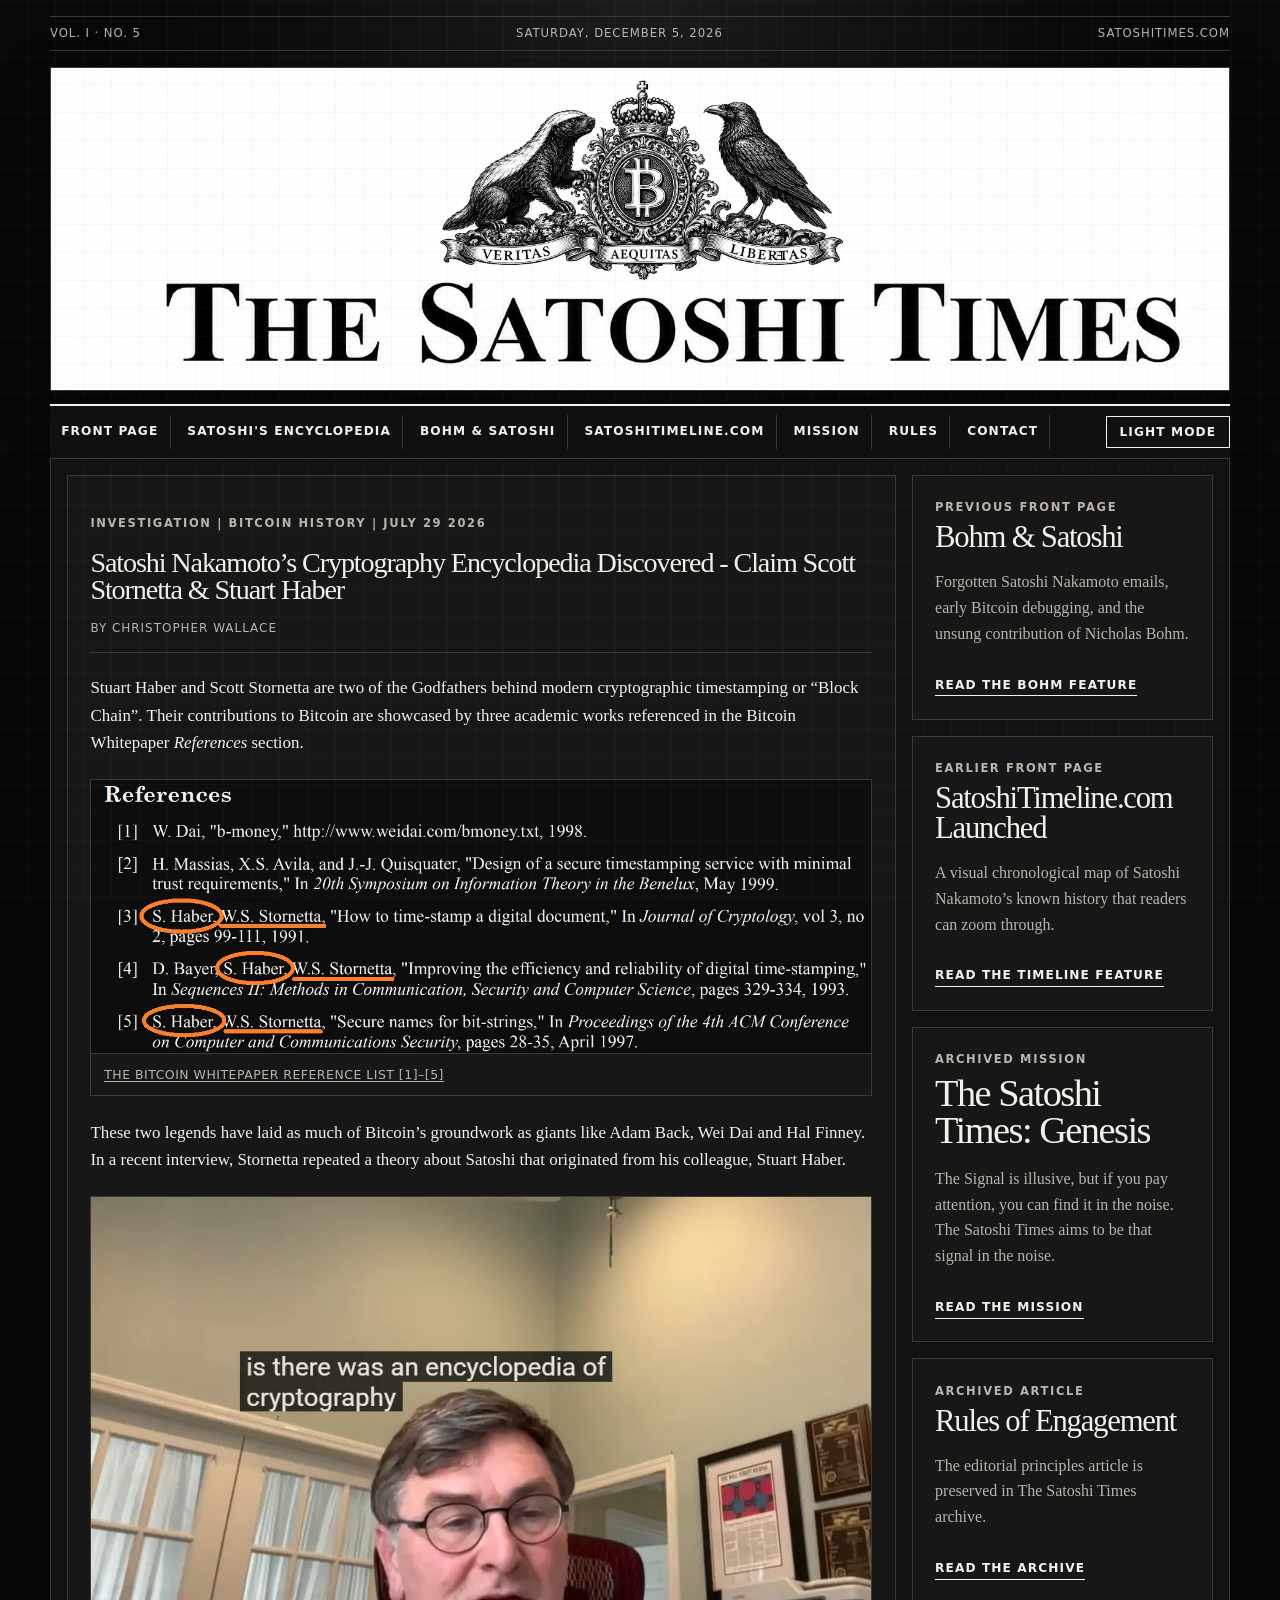
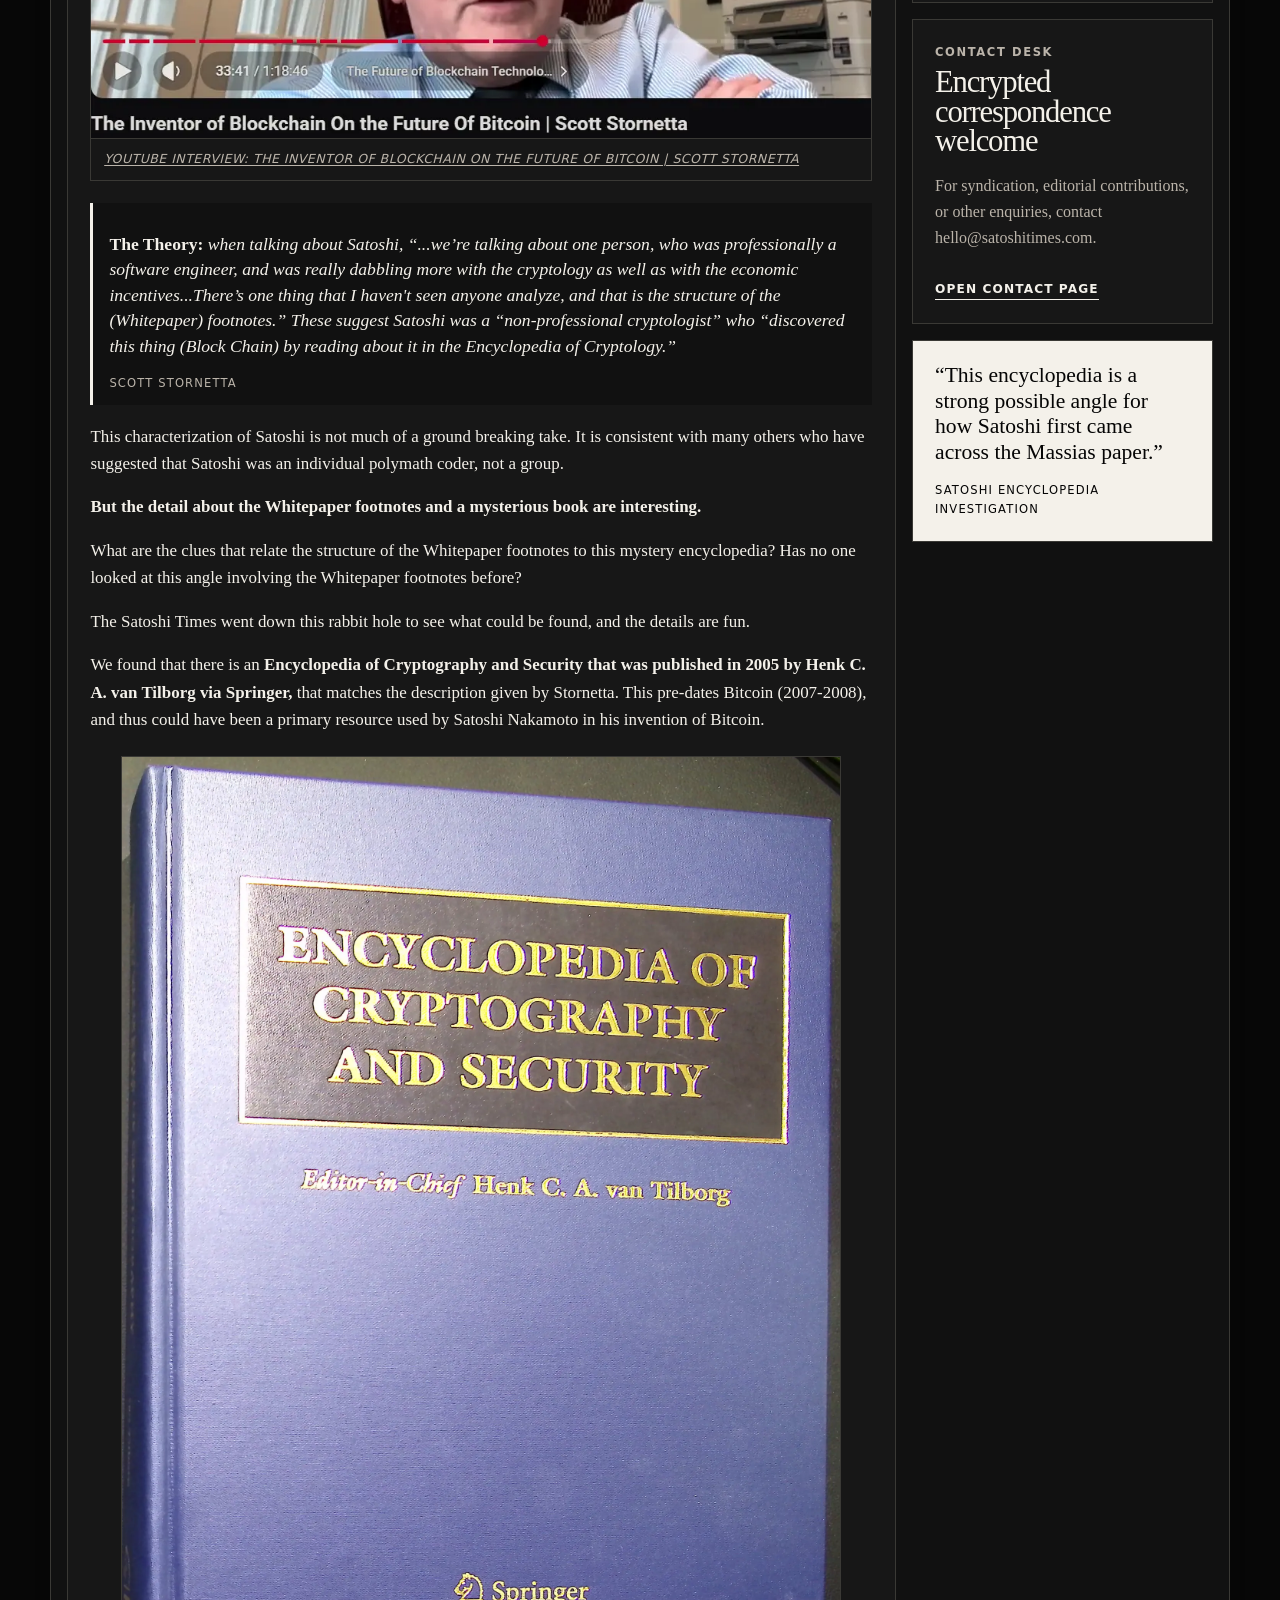
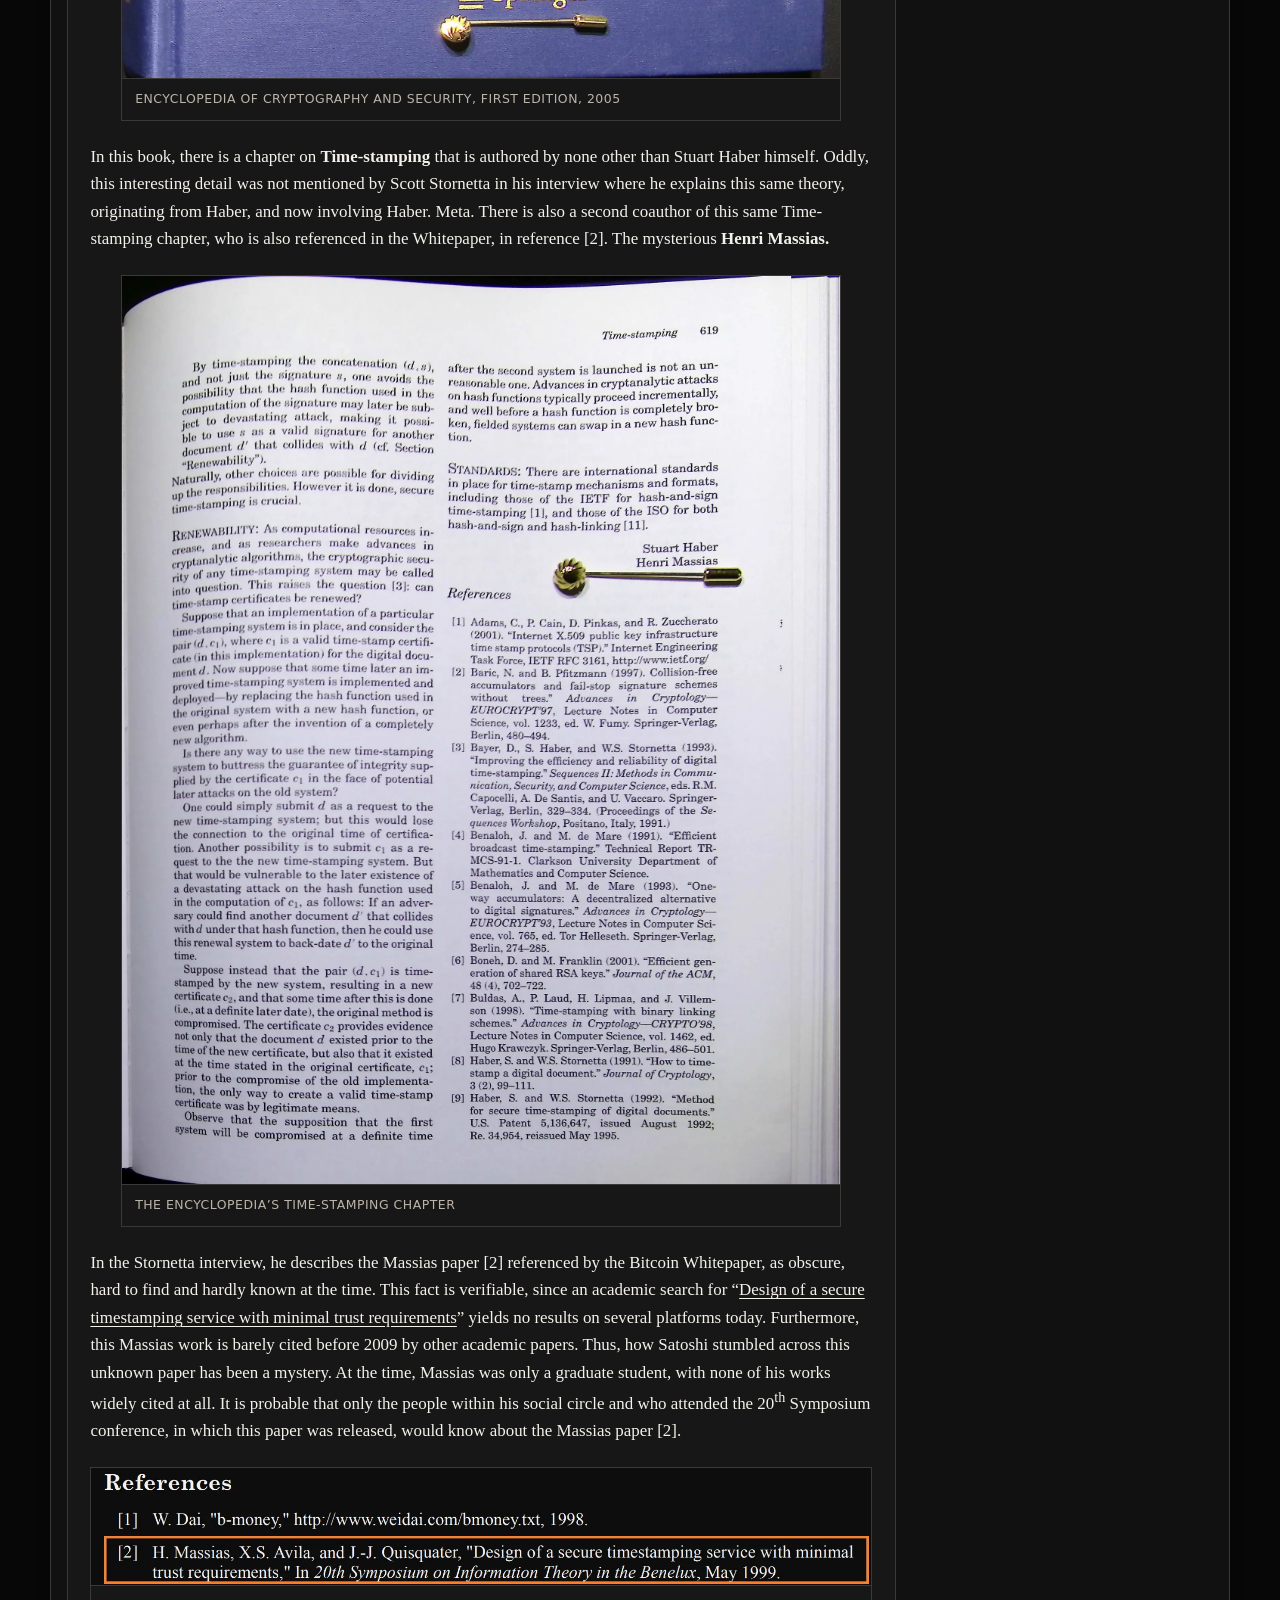
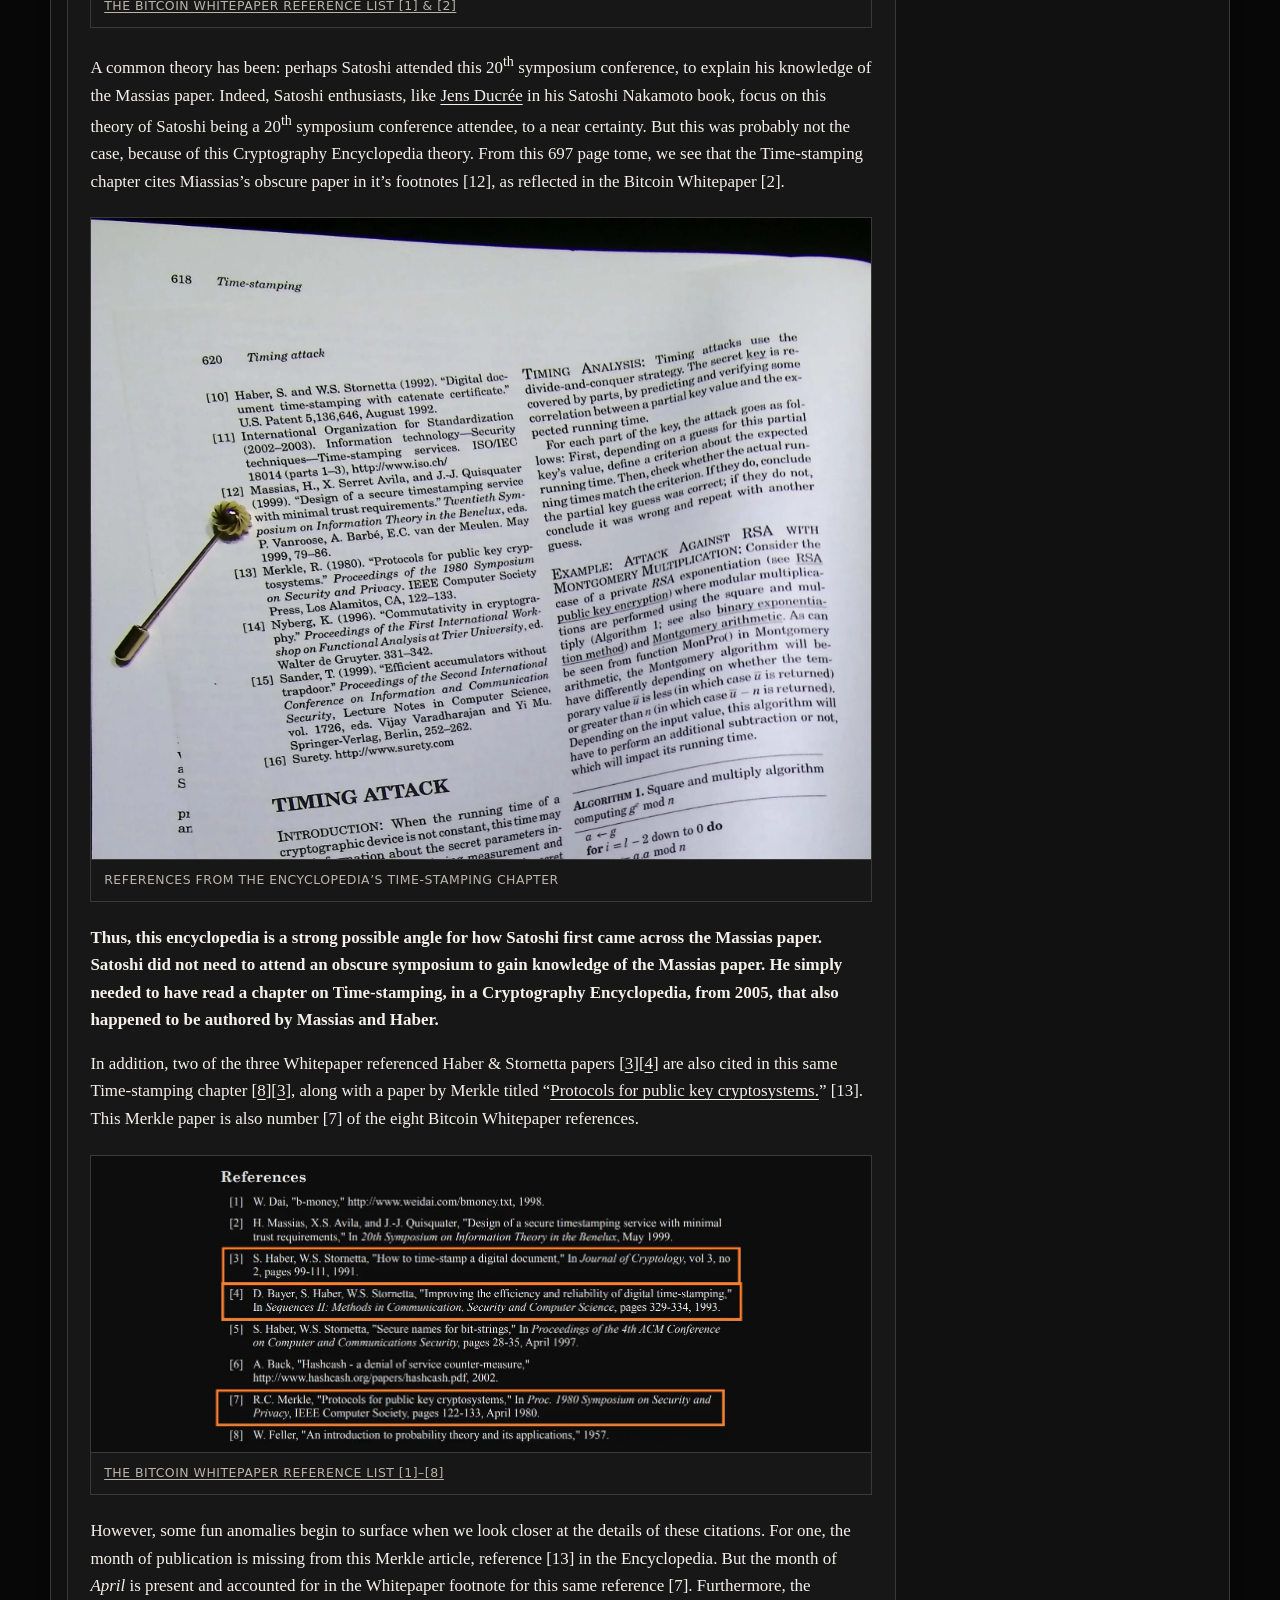
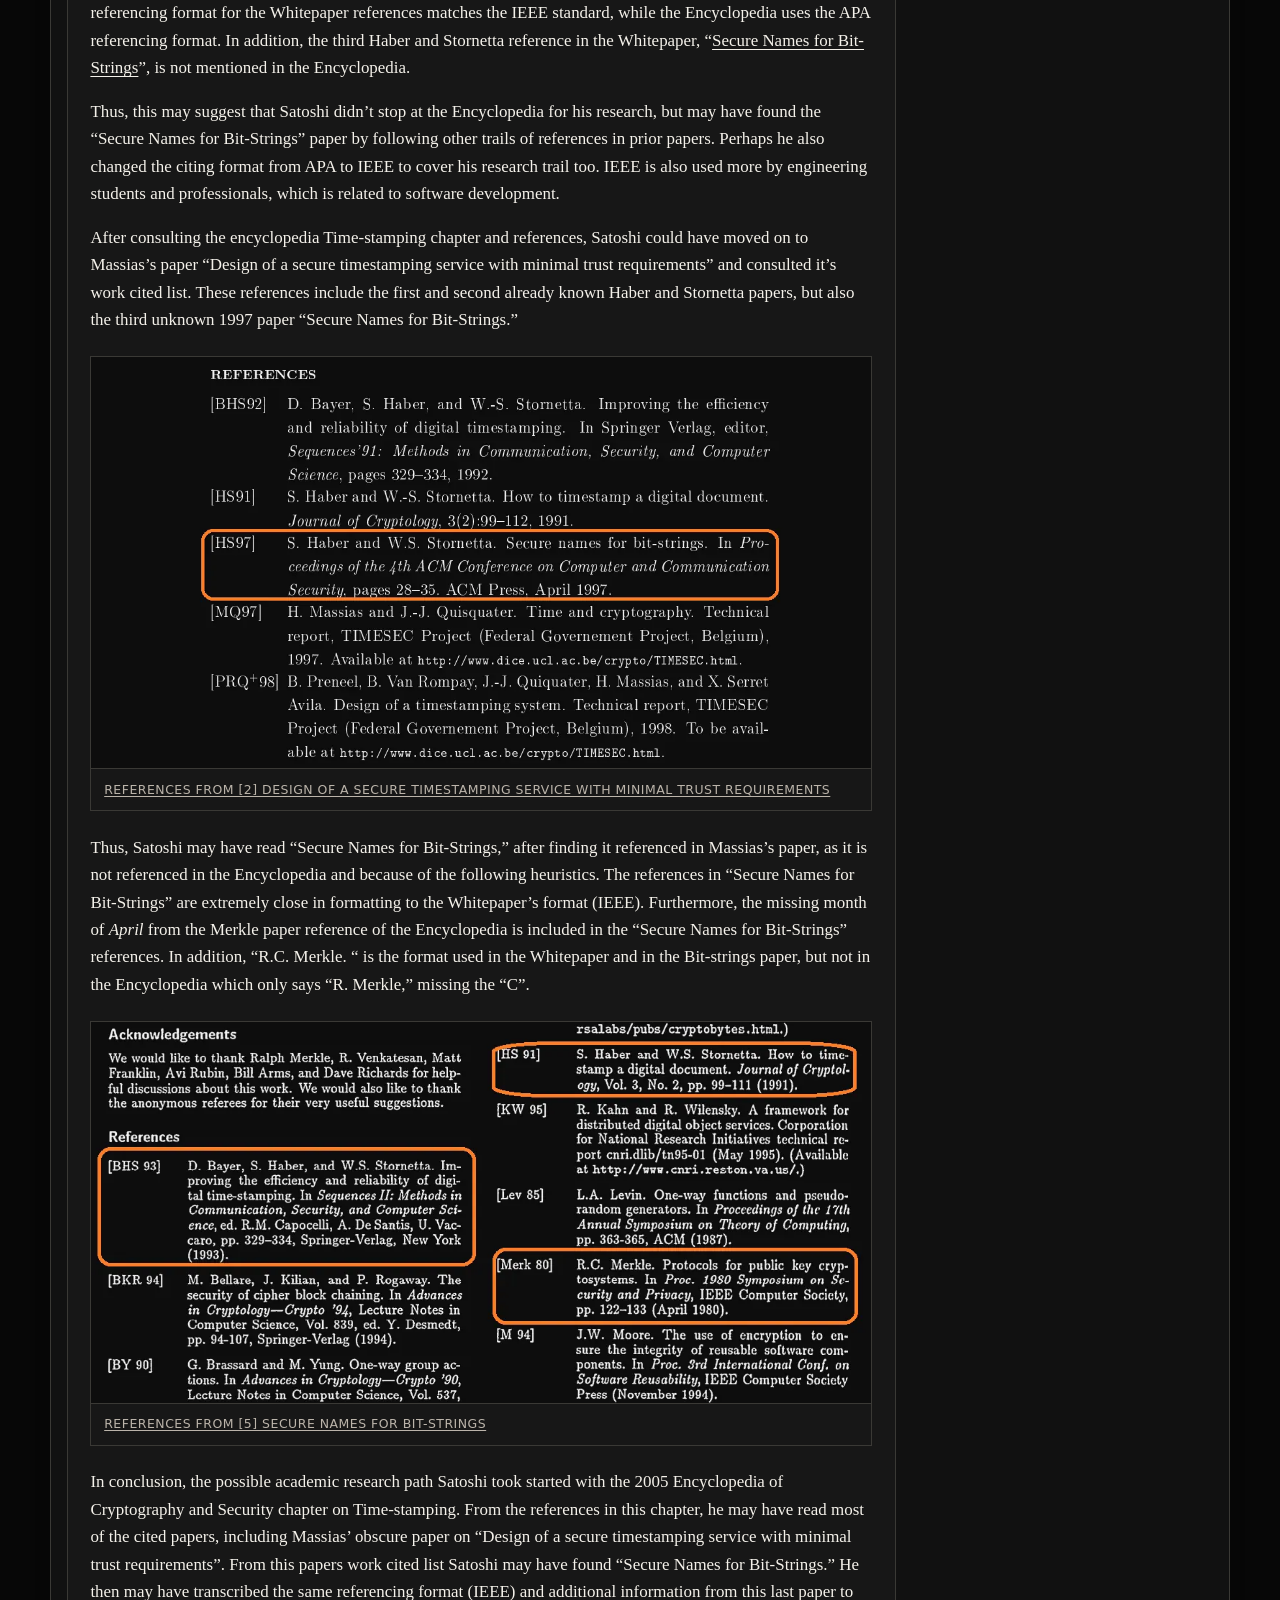
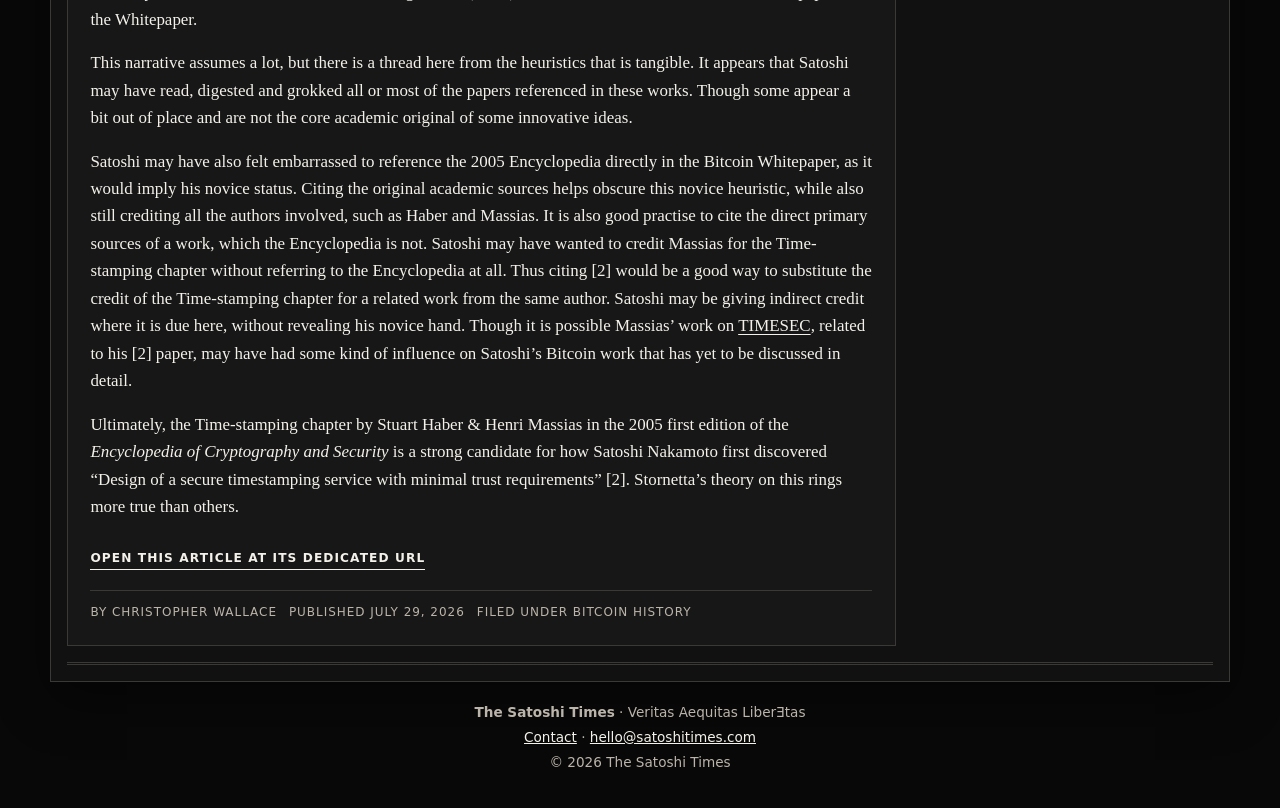
<file: index.html>
<!doctype html>
<html lang="en" data-theme="dark">
<head>
  <meta charset="utf-8" />
  <meta name="viewport" content="width=device-width, initial-scale=1" />
  <title>Satoshi Nakamoto’s Cryptography Encyclopedia Discovered — The Satoshi Times</title>
  <meta name="description" content="The Satoshi Times investigates whether Satoshi Nakamoto found key Bitcoin timestamping references through the 2005 Encyclopedia of Cryptography and Security." />
  <link rel="canonical" href="https://satoshitimes.com/encyclopedia/" />
  <meta property="og:type" content="article" />
  <meta property="og:title" content="Satoshi Nakamoto’s Cryptography Encyclopedia Discovered" />
  <meta property="og:description" content="A possible research trail from a 2005 cryptography encyclopedia to the timestamping references in the Bitcoin whitepaper." />
  <meta property="og:url" content="https://satoshitimes.com/encyclopedia/" />
  <link rel="stylesheet" href="styles.css" />
</head>
<body>
  <a class="skip-link" href="#main">Skip to content</a>

  <header class="site-header">
    <div class="utility-bar" aria-label="Edition details">
      <span>Vol. I · No. 5</span>
      <span id="today">Live Edition</span>
      <span>SatoshiTimes.com</span>
    </div>

    <div class="masthead" aria-label="The Satoshi Times masthead">
      <img src="assets/satoshi-times-banner.jpg" alt="The Satoshi Times banner with the motto Veritas Aequitas LiberƎtas" />
    </div>

    <nav class="section-nav" aria-label="Newspaper sections">
      <a href="./" aria-current="page">Front Page</a>
      <a href="encyclopedia/">Satoshi's Encyclopedia</a>
      <a href="bohm/">Bohm &amp; Satoshi</a>
      <a href="timeline/">SatoshiTimeline.com</a>
      <a href="mission/">Mission</a>
      <a href="rules.html">Rules</a>
      <a href="contact/">Contact</a>
      <button id="themeToggle" class="theme-toggle" type="button" aria-label="Toggle light and dark mode">Light mode</button>
    </nav>
  </header>

  <main id="main" class="page-shell">
    <section class="headline-grid front-page-grid" aria-label="Lead story">
      <article id="lead" class="lead-story article-card prose longform-article">
        <p class="kicker">Investigation | Bitcoin History | July 29 2026</p>
        <h3>Satoshi Nakamoto’s Cryptography Encyclopedia Discovered - Claim Scott Stornetta &amp; Stuart Haber</h3>
        <div class="article-meta article-meta--top">
          <span>By Christopher Wallace</span>
        </div>
        
        <p>Stuart Haber and Scott Stornetta are two of the Godfathers behind modern cryptographic timestamping or “Block Chain”. Their contributions to Bitcoin are showcased by three academic works referenced in the Bitcoin Whitepaper <em>References</em> section.</p>
        
        <figure class="article-figure">
          <img src="assets/encyclopedia/01-whitepaper-references.webp" alt="The first five references listed in the Bitcoin whitepaper" loading="eager" />
          <figcaption><a href="https://bitcoin.org/bitcoin.pdf" target="_blank" rel="noopener">The Bitcoin Whitepaper Reference List [1]–[5]</a></figcaption>
        </figure>
        
        <p>These two legends have laid as much of Bitcoin’s groundwork as giants like Adam Back, Wei Dai and Hal Finney. In a recent interview, Stornetta repeated a theory about Satoshi that originated from his colleague, Stuart Haber.</p>
        
        <figure class="article-figure">
          <a href="https://youtu.be/_PnPA59HU8Q?si=pbFS1lLyDbh5LFYP&amp;t=1998" target="_blank" rel="noopener">
            <img src="assets/encyclopedia/02-stornetta-interview.webp" alt="Scott Stornetta discussing whether Satoshi used an encyclopedia of cryptography" loading="lazy" />
          </a>
          <figcaption><a href="https://youtu.be/_PnPA59HU8Q?si=pbFS1lLyDbh5LFYP&amp;t=1998" target="_blank" rel="noopener"><em>YouTube Interview: The Inventor of Blockchain On the Future Of Bitcoin | Scott Stornetta</em></a></figcaption>
        </figure>
        
        <blockquote>
          <p><strong>The Theory:</strong> <em>when talking about Satoshi, “...we’re talking about one person, who was professionally a software engineer, and was really dabbling more with the cryptology as well as with the economic incentives...There’s one thing that I haven't seen anyone analyze, and that is the structure of the (Whitepaper) footnotes.” These suggest Satoshi was a “non-professional cryptologist” who “discovered this thing (Block Chain) by reading about it in the Encyclopedia of Cryptology.”</em></p>
          <cite>Scott Stornetta</cite>
        </blockquote>
        
        <p>This characterization of Satoshi is not much of a ground breaking take. It is consistent with many others who have suggested that Satoshi was an individual polymath coder, not a group.</p>
        
        <p><strong>But the detail about the Whitepaper footnotes and a mysterious book are interesting.</strong></p>
        
        <p>What are the clues that relate the structure of the Whitepaper footnotes to this mystery encyclopedia? Has no one looked at this angle involving the Whitepaper footnotes before?</p>
        
        <p>The Satoshi Times went down this rabbit hole to see what could be found, and the details are fun.</p>
        
        <p>We found that there is an <strong>Encyclopedia of Cryptography and Security that was published in 2005 by Henk C. A. van Tilborg via Springer,</strong> that matches the description given by Stornetta. This pre-dates Bitcoin (2007-2008), and thus could have been a primary resource used by Satoshi Nakamoto in his invention of Bitcoin.</p>
        
        <figure class="article-figure article-figure--portrait">
          <img src="assets/encyclopedia/03-encyclopedia-cover.webp" alt="Cover of the 2005 Encyclopedia of Cryptography and Security" loading="lazy" />
          <figcaption>Encyclopedia of Cryptography and Security, first edition, 2005</figcaption>
        </figure>
        
        <p>In this book, there is a chapter on <strong>Time-stamping</strong> that is authored by none other than Stuart Haber himself. Oddly, this interesting detail was not mentioned by Scott Stornetta in his interview where he explains this same theory, originating from Haber, and now involving Haber. Meta. There is also a second coauthor of this same Time-stamping chapter, who is also referenced in the Whitepaper, in reference [2]. The mysterious <strong>Henri Massias.</strong></p>

 <figure class="article-figure article-figure--portrait">
          <img src="assets/encyclopedia/04-timestamping-chapter.webp" alt="A photographed page from the encyclopedia chapter on time-stamping" loading="lazy" />
          <figcaption>The encyclopedia’s Time-stamping chapter</figcaption>
        </figure>
        
        <p>In the Stornetta interview, he describes the Massias paper [2] referenced by the Bitcoin Whitepaper, as obscure, hard to find and hardly known at the time. This fact is verifiable, since an academic search for “<a href="https://cdn.nakamotoinstitute.org/docs/secure-timestamping-service.pdf" target="_blank" rel="noopener">Design of a secure timestamping service with minimal trust requirements</a>” yields no results on several platforms today. Furthermore, this Massias work is barely cited before 2009 by other academic papers. Thus, how Satoshi stumbled across this unknown paper has been a mystery. At the time, Massias was only a graduate student, with none of his works widely cited at all. It is probable that only the people within his social circle and who attended the 20<sup>th</sup> Symposium conference, in which this paper was released, would know about the Massias paper [2].</p>
        
        <figure class="article-figure">
          <img src="assets/encyclopedia/05-whitepaper-references-1-2.webp" alt="The first two references listed in the Bitcoin whitepaper" loading="lazy" />
          <figcaption><a href="https://bitcoin.org/bitcoin.pdf" target="_blank" rel="noopener">The Bitcoin Whitepaper Reference List [1] &amp; [2]</a></figcaption>
        </figure>
        
        <p>A common theory has been: perhaps Satoshi attended this 20<sup>th</sup> symposium conference, to explain his knowledge of the Massias paper. Indeed, Satoshi enthusiasts, like <a href="https://ducree.net/" target="_blank" rel="noopener">Jens Ducrée</a> in his Satoshi Nakamoto book, focus on this theory of Satoshi being a 20<sup>th</sup> symposium conference attendee, to a near certainty. But this was probably not the case, because of this Cryptography Encyclopedia theory. From this 697 page tome, we see that the Time-stamping chapter cites Miassias’s obscure paper in it’s footnotes [12], as reflected in the Bitcoin Whitepaper [2].</p>
        
        <figure class="article-figure">
          <img src="assets/encyclopedia/06-encyclopedia-references.webp" alt="Photographed encyclopedia pages showing the Time-stamping chapter references" loading="lazy" />
          <figcaption>References from the encyclopedia’s Time-stamping chapter</figcaption>
        </figure>
        
        <p><strong>Thus, this encyclopedia is a strong possible angle for how Satoshi first came across the Massias paper. Satoshi did not need to attend an obscure symposium to gain knowledge of the Massias paper. He simply needed to have read a chapter on Time-stamping, in a Cryptography Encyclopedia, from 2005, that also happened to be authored by Massias and Haber.</strong></p>
        
        <p>In addition, two of the three Whitepaper referenced Haber &amp; Stornetta papers [<a href="https://link.springer.com/article/10.1007/BF00196791" target="_blank" rel="noopener">3</a>][<a href="https://www.math.columbia.edu/~bayer/papers/Timestamp_BHS93.pdf" target="_blank" rel="noopener">4</a>] are also cited in this same Time-stamping chapter [<a href="https://link.springer.com/article/10.1007/BF00196791" target="_blank" rel="noopener">8</a>][<a href="https://www.math.columbia.edu/~bayer/papers/Timestamp_BHS93.pdf" target="_blank" rel="noopener">3</a>], along with a paper by Merkle titled “<a href="https://www.ralphmerkle.com/papers/Protocols.pdf" target="_blank" rel="noopener">Protocols for public key cryptosystems.</a>” [13]. This Merkle paper is also number [7] of the eight Bitcoin Whitepaper references.</p>
        
        <figure class="article-figure">
          <img src="assets/encyclopedia/07-whitepaper-references-1-8.webp" alt="All eight references listed in the Bitcoin whitepaper" loading="lazy" />
          <figcaption><a href="https://bitcoin.org/bitcoin.pdf" target="_blank" rel="noopener">The Bitcoin Whitepaper Reference List [1]–[8]</a></figcaption>
        </figure>
        
        <p>However, some fun anomalies begin to surface when we look closer at the details of these citations. For one, the month of publication is missing from this Merkle article, reference [13] in the Encyclopedia. But the month of <em>April</em> is present and accounted for in the Whitepaper footnote for this same reference [7]. Furthermore, the referencing format for the Whitepaper references matches the IEEE standard, while the Encyclopedia uses the APA referencing format. In addition, the third Haber and Stornetta reference in the Whitepaper, “<a href="https://dl.acm.org/doi/pdf/10.1145/266420.266430" target="_blank" rel="noopener">Secure Names for Bit-Strings</a>”, is not mentioned in the Encyclopedia.</p>
        
        <p>Thus, this may suggest that Satoshi didn’t stop at the Encyclopedia for his research, but may have found the “Secure Names for Bit-Strings” paper by following other trails of references in prior papers. Perhaps he also changed the citing format from APA to IEEE to cover his research trail too. IEEE is also used more by engineering students and professionals, which is related to software development.</p>
        
        <p>After consulting the encyclopedia Time-stamping chapter and references, Satoshi could have moved on to Massias’s paper “Design of a secure timestamping service with minimal trust requirements” and consulted it’s work cited list. These references include the first and second already known Haber and Stornetta papers, but also the third unknown 1997 paper “Secure Names for Bit-Strings.”</p>
        
        <figure class="article-figure">
          <img src="assets/encyclopedia/08-massias-paper-references.webp" alt="References from Design of a secure timestamping service with minimal trust requirements" loading="lazy" />
          <figcaption><a href="https://cdn.nakamotoinstitute.org/docs/secure-timestamping-service.pdf" target="_blank" rel="noopener">References From [2] Design of a secure timestamping service with minimal trust requirements</a></figcaption>
        </figure>
        
        <p>Thus, Satoshi may have read “Secure Names for Bit-Strings,” after finding it referenced in Massias’s paper, as it is not referenced in the Encyclopedia and because of the following heuristics. The references in “Secure Names for Bit-Strings” are extremely close in formatting to the Whitepaper’s format (IEEE). Furthermore, the missing month of <em>April</em> from the Merkle paper reference of the Encyclopedia is included in the “Secure Names for Bit-Strings” references. In addition, “R.C. Merkle. “ is the format used in the Whitepaper and in the Bit-strings paper, but not in the Encyclopedia which only says “R. Merkle,” missing the “C”.</p>
        
        <figure class="article-figure">
          <img src="assets/encyclopedia/09-secure-names-references.webp" alt="References from the paper Secure Names for Bit-Strings" loading="lazy" />
          <figcaption><a href="https://dl.acm.org/doi/pdf/10.1145/266420.266430" target="_blank" rel="noopener">References From [5] Secure Names for Bit-Strings</a></figcaption>
        </figure>
        
        <p>In conclusion, the possible academic research path Satoshi took started with the 2005 Encyclopedia of Cryptography and Security chapter on Time-stamping. From the references in this chapter, he may have read most of the cited papers, including Massias’ obscure paper on “Design of a secure timestamping service with minimal trust requirements”. From this papers work cited list Satoshi may have found “Secure Names for Bit-Strings.” He then may have transcribed the same referencing format (IEEE) and additional information from this last paper to the Whitepaper.</p>
        
        <p>This narrative assumes a lot, but there is a thread here from the heuristics that is tangible. It appears that Satoshi may have read, digested and grokked all or most of the papers referenced in these works. Though some appear a bit out of place and are not the core academic original of some innovative ideas.</p>
        
        <p>Satoshi may have also felt embarrassed to reference the 2005 Encyclopedia directly in the Bitcoin Whitepaper, as it would imply his novice status. Citing the original academic sources helps obscure this novice heuristic, while also still crediting all the authors involved, such as Haber and Massias. It is also good practise to cite the direct primary sources of a work, which the Encyclopedia is not. Satoshi may have wanted to credit Massias for the Time-stamping chapter without referring to the Encyclopedia at all. Thus citing [2] would be a good way to substitute the credit of the Time-stamping chapter for a related work from the same author. Satoshi may be giving indirect credit where it is due here, without revealing his novice hand. Though it is possible Massias’ work on <a href="https://gwern.net/doc/bitcoin/1999-08-17-ucldice-timesec.pdf" target="_blank" rel="noopener">TIMESEC</a>, related to his [2] paper, may have had some kind of influence on Satoshi’s Bitcoin work that has yet to be discussed in detail.</p>
        
        <p>Ultimately, the Time-stamping chapter by Stuart Haber &amp; Henri Massias in the 2005 first edition of the <em>Encyclopedia of Cryptography and Security</em> is a strong candidate for how Satoshi Nakamoto first discovered “Design of a secure timestamping service with minimal trust requirements” [2]. Stornetta’s theory on this rings more true than others.</p>
        
        <p><a class="button-link" href="encyclopedia/">Open this article at its dedicated URL</a></p>
        
        <div class="article-meta">
          <span>By Christopher Wallace</span>
          <span>Published July 29, 2026</span>
          <span>Filed under Bitcoin History</span>
        </div>
        
      </article>

      <aside class="front-column sidebar-stack" aria-label="Front page archive">
        <article class="article-card compact">
          <p class="kicker">Previous Front Page</p>
          <h3>Bohm &amp; Satoshi</h3>
          <p>Forgotten Satoshi Nakamoto emails, early Bitcoin debugging, and the unsung contribution of Nicholas Bohm.</p>
          <a class="read-link" href="bohm/">Read the Bohm feature</a>
        </article>

        <article class="article-card compact">
          <p class="kicker">Earlier Front Page</p>
          <h3>SatoshiTimeline.com Launched</h3>
          <p>A visual chronological map of Satoshi Nakamoto’s known history that readers can zoom through.</p>
          <a class="read-link" href="timeline/">Read the timeline feature</a>
        </article>

        <article class="article-card compact mission-card">
          <p class="kicker">Archived Mission</p>
          <h2>The Satoshi Times: Genesis</h2>
          <p>The Signal is illusive, but if you pay attention, you can find it in the noise. The Satoshi Times aims to be that signal in the noise.</p>
          <a class="read-link" href="mission/">Read the mission</a>
        </article>

        <article class="article-card compact">
          <p class="kicker">Archived Article</p>
          <h3>Rules of Engagement</h3>
          <p>The editorial principles article is preserved in The Satoshi Times archive.</p>
          <a class="read-link" href="rules.html">Read the archive</a>
        </article>

        <article class="article-card compact">
          <p class="kicker">Contact Desk</p>
          <h3>Encrypted correspondence welcome</h3>
          <p>For syndication, editorial contributions, or other enquiries, contact hello@satoshitimes.com.</p>
          <a class="read-link" href="contact/">Open contact page</a>
        </article>

        <div class="quote-card">
          <p>“This encyclopedia is a strong possible angle for how Satoshi first came across the Massias paper.”</p>
          <span>Satoshi Encyclopedia investigation</span>
        </div>
      </aside>
    </section>
  </main>

  <footer class="site-footer">
    <p><strong>The Satoshi Times</strong> · Veritas Aequitas LiberƎtas</p>
    <p><a href="contact/">Contact</a> · <a href="mailto:hello@satoshitimes.com">hello@satoshitimes.com</a></p>
    <p>© 2026 The Satoshi Times</p>
  </footer>

  <script src="script.js"></script>
  <script data-goatcounter="https://stimes.goatcounter.com/count" async src="//gc.zgo.at/count.js"></script>
</body>
</html>
</file>
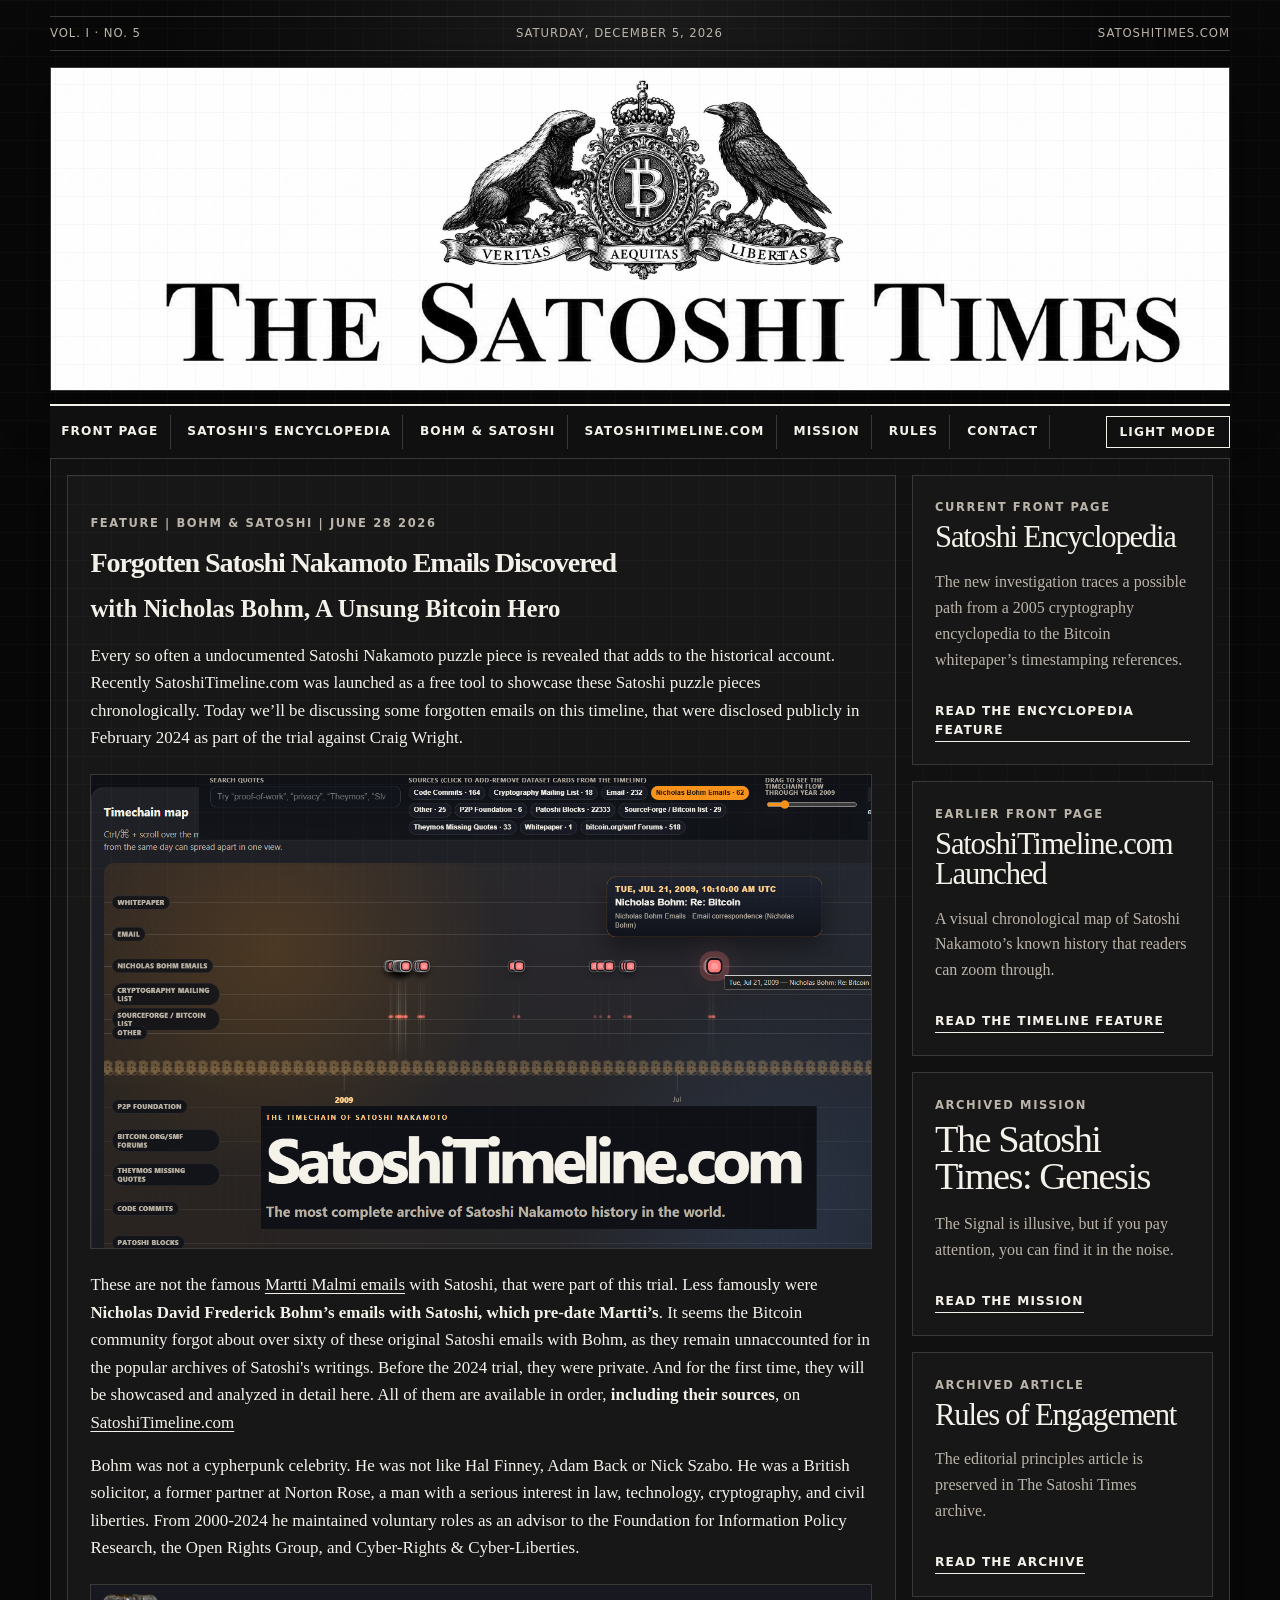
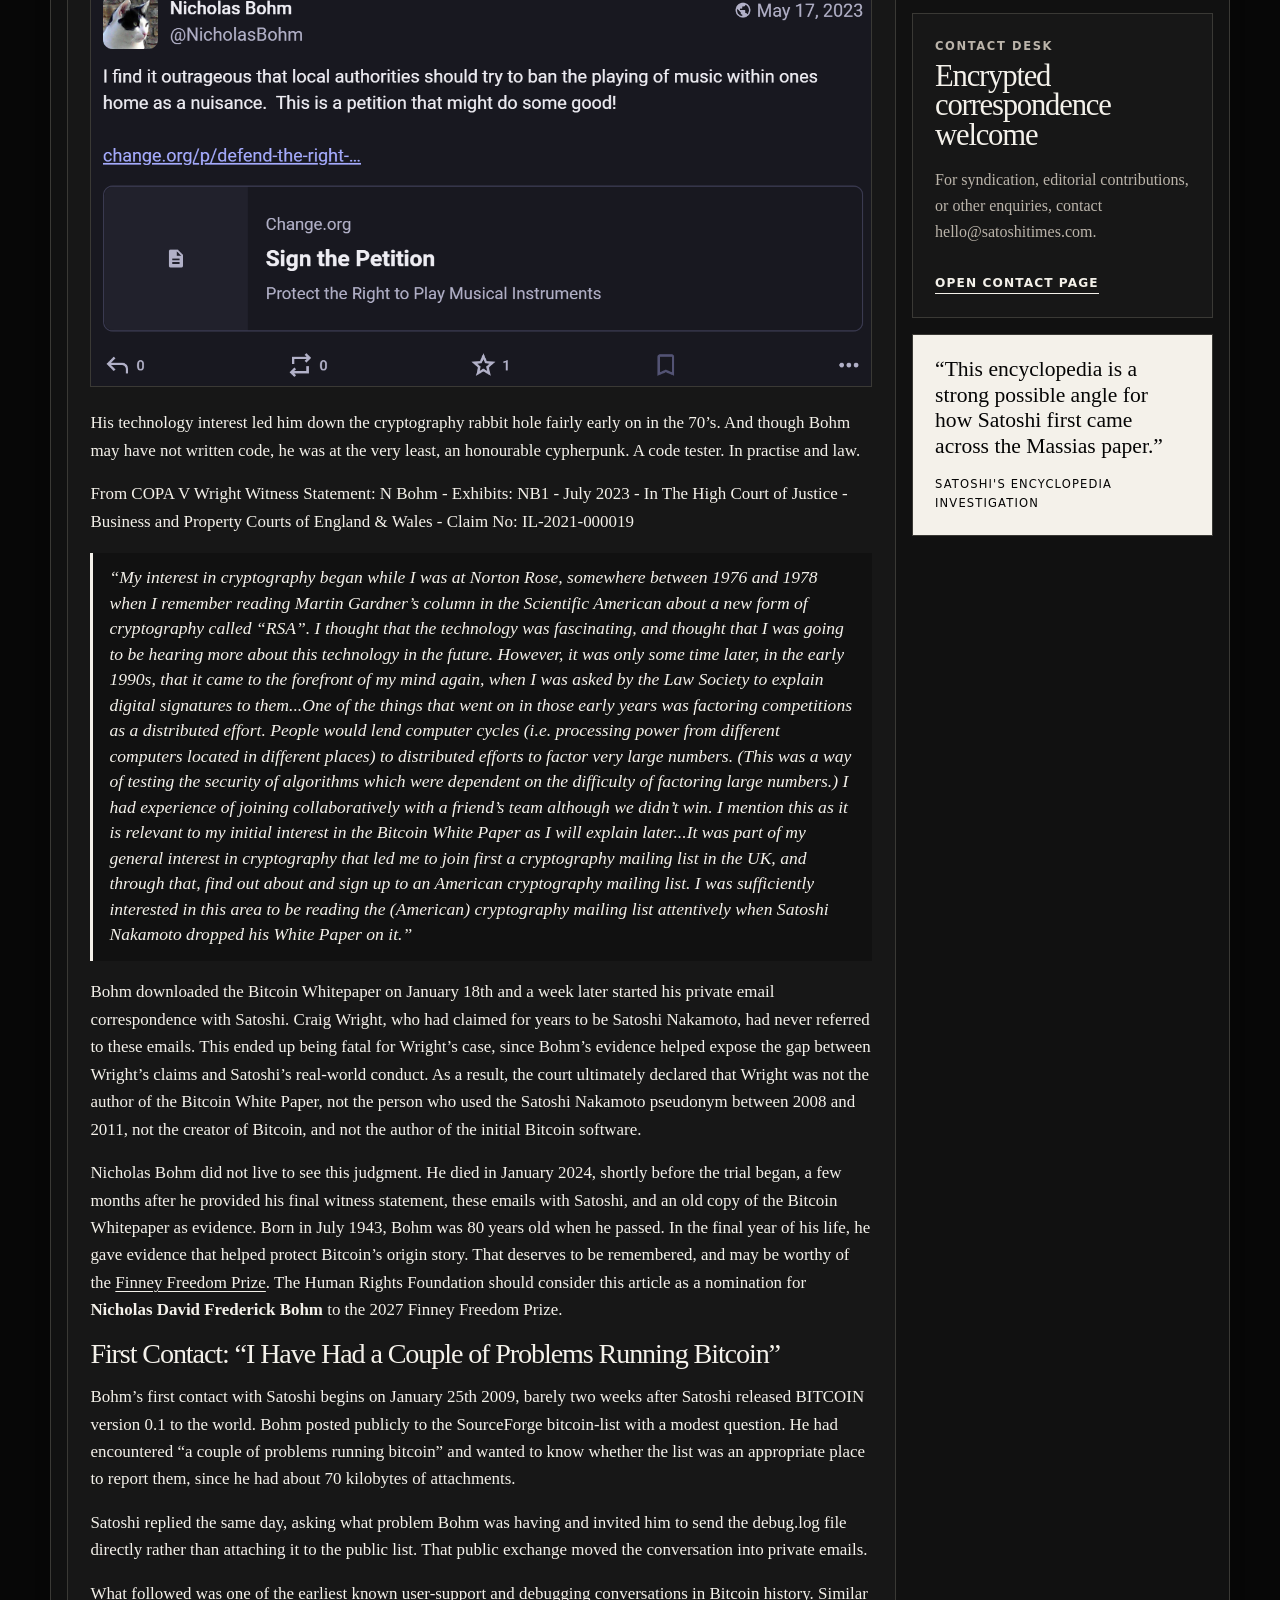
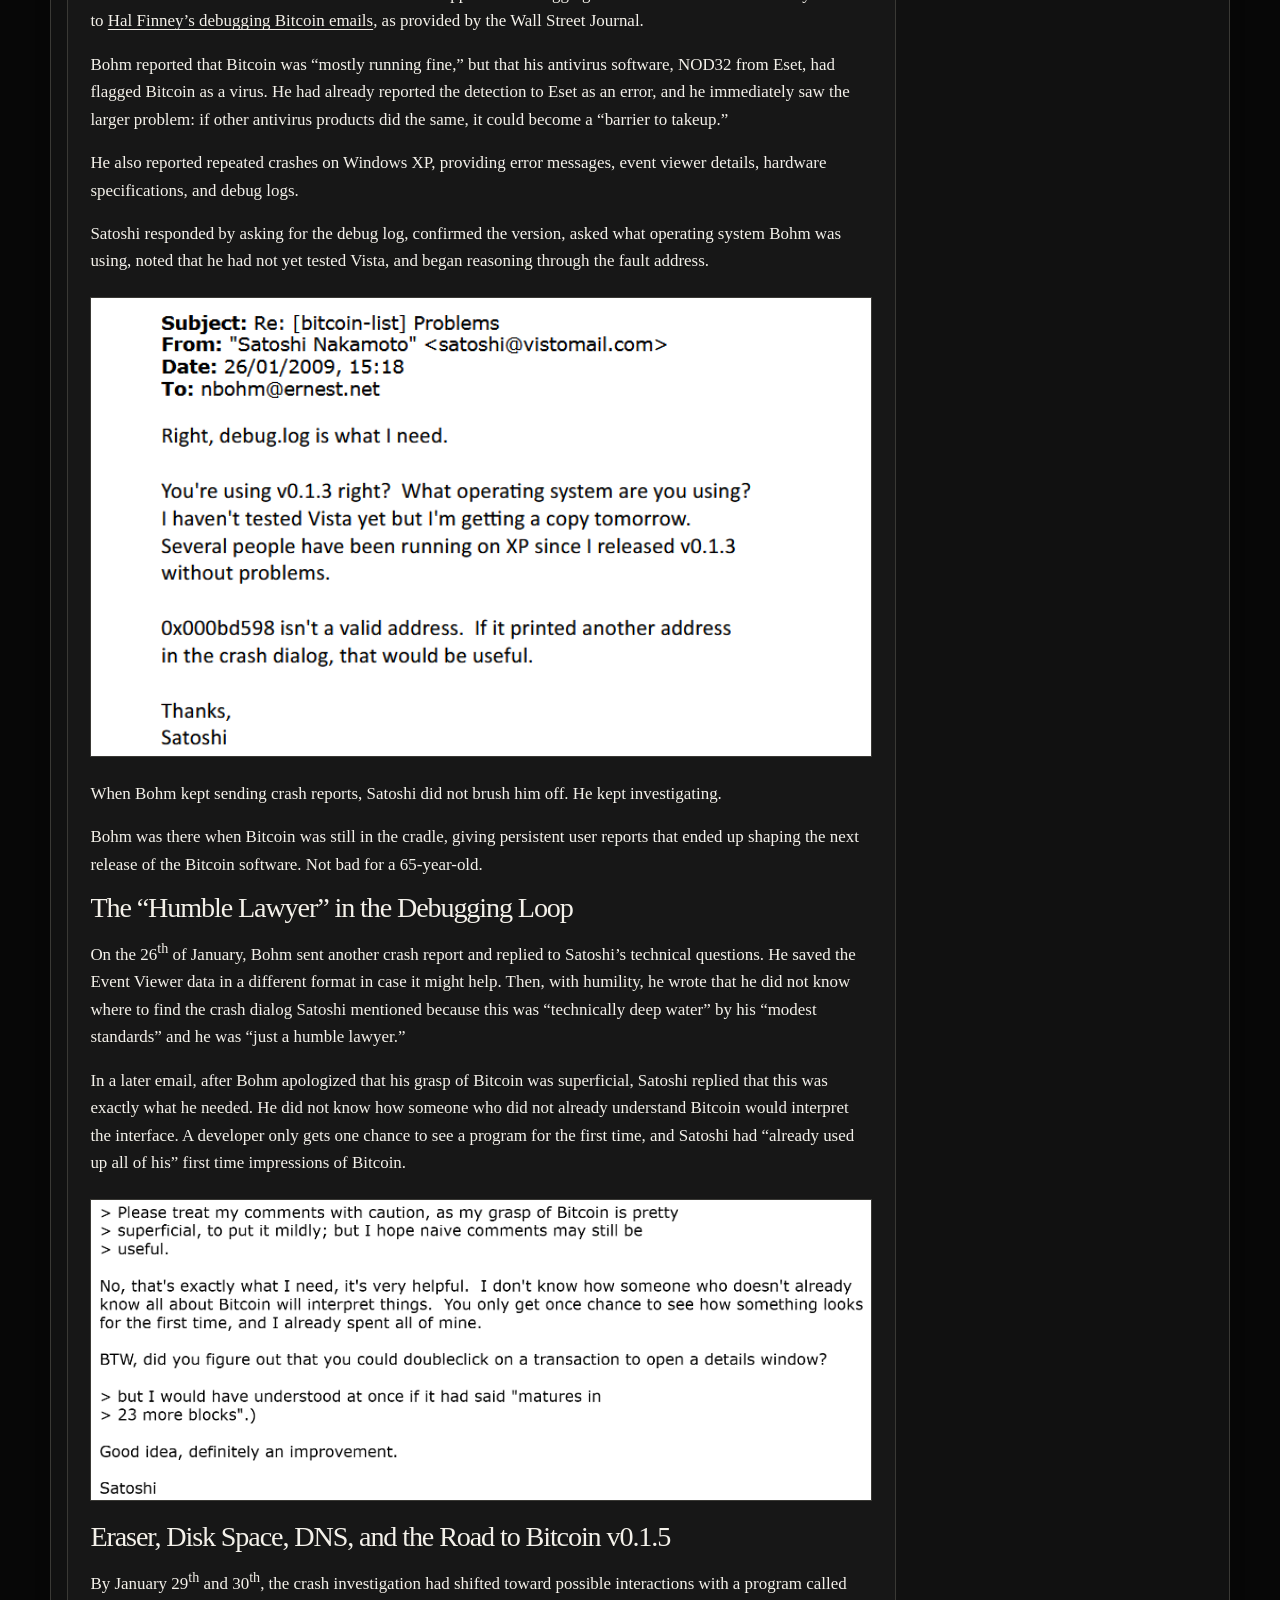
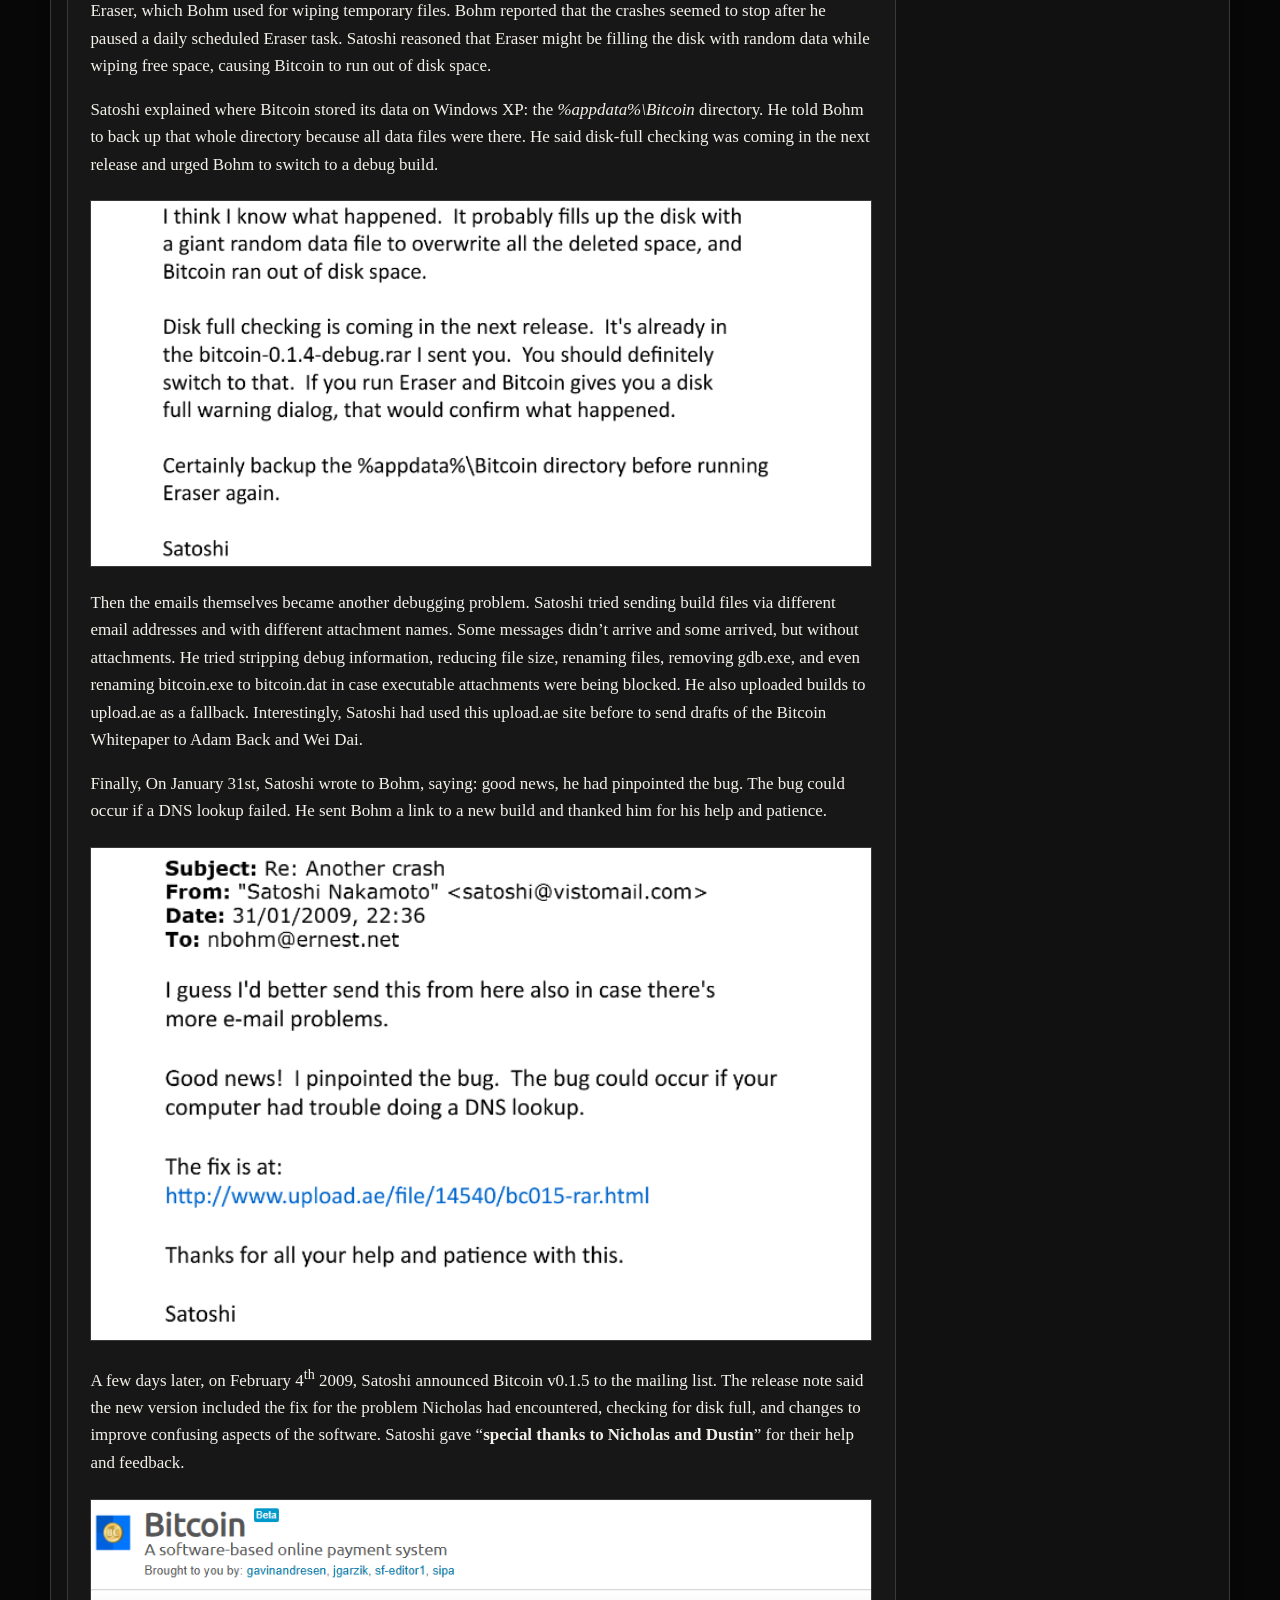
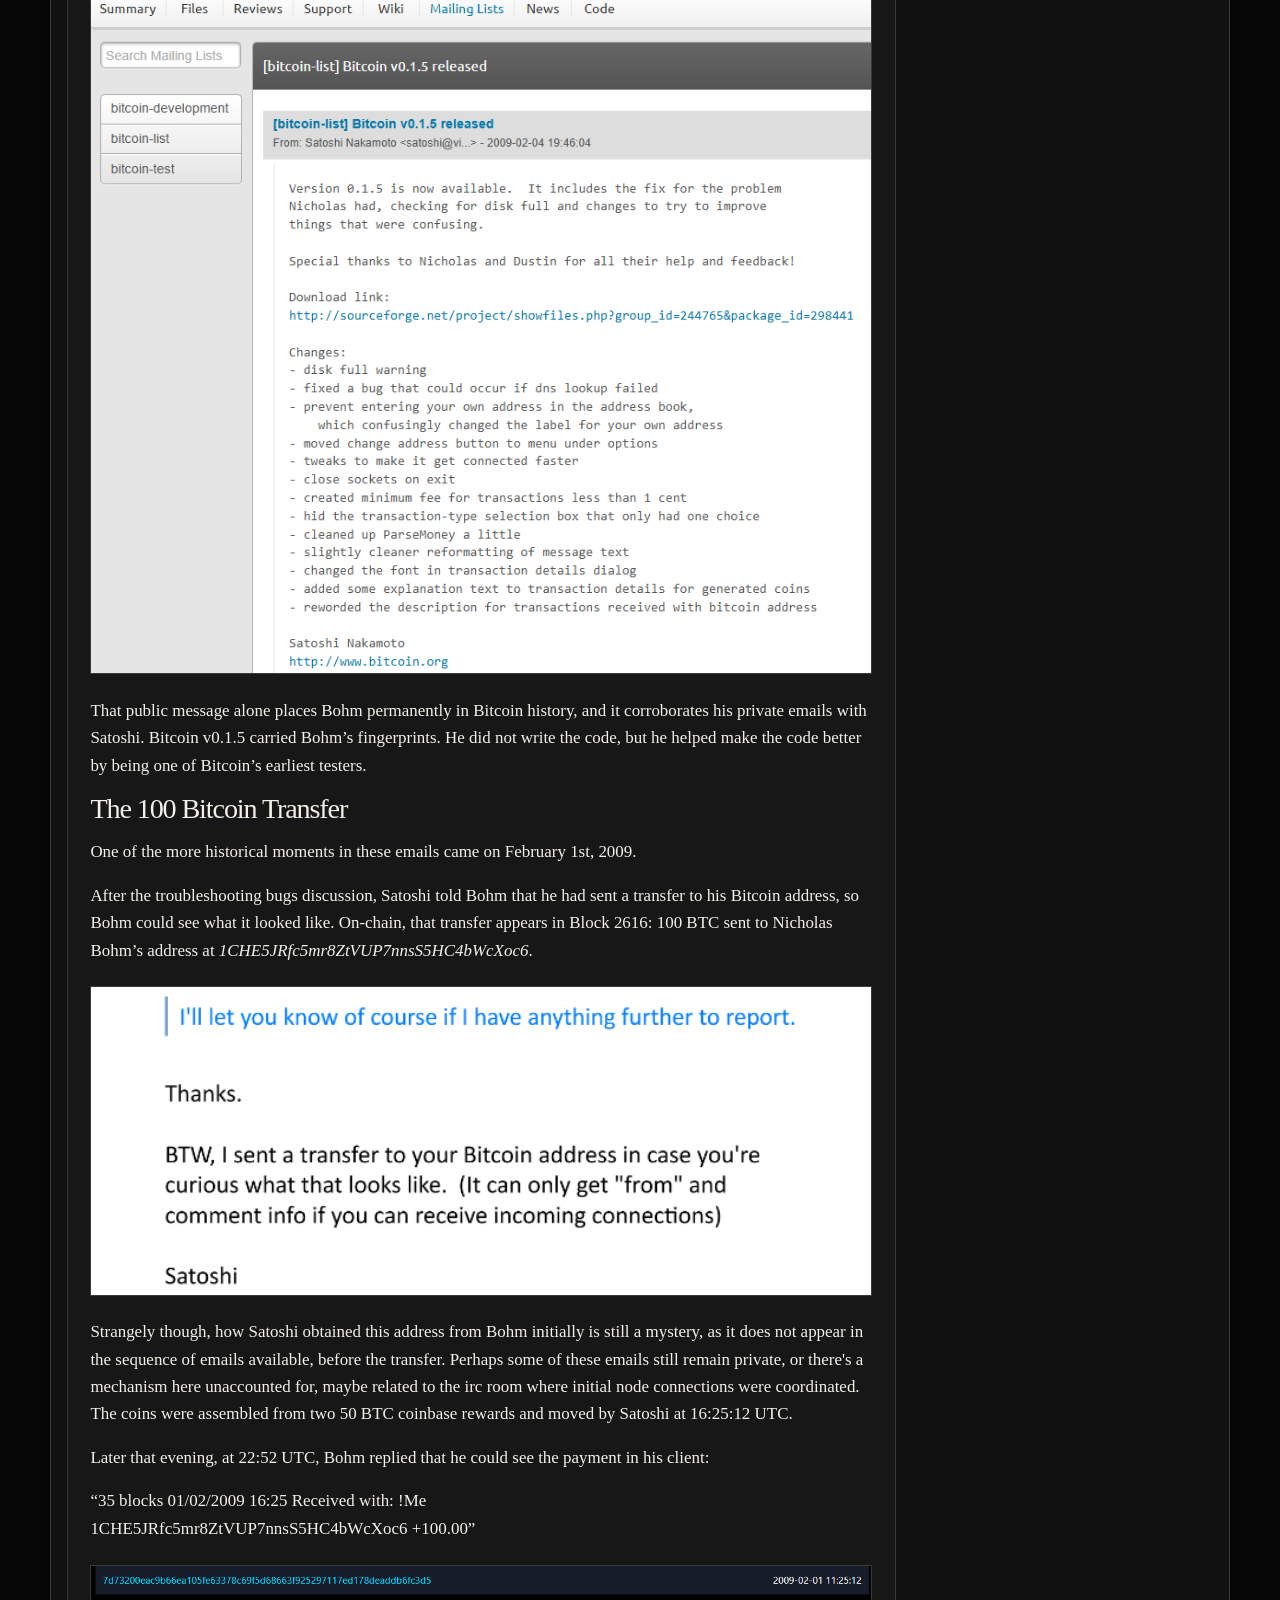
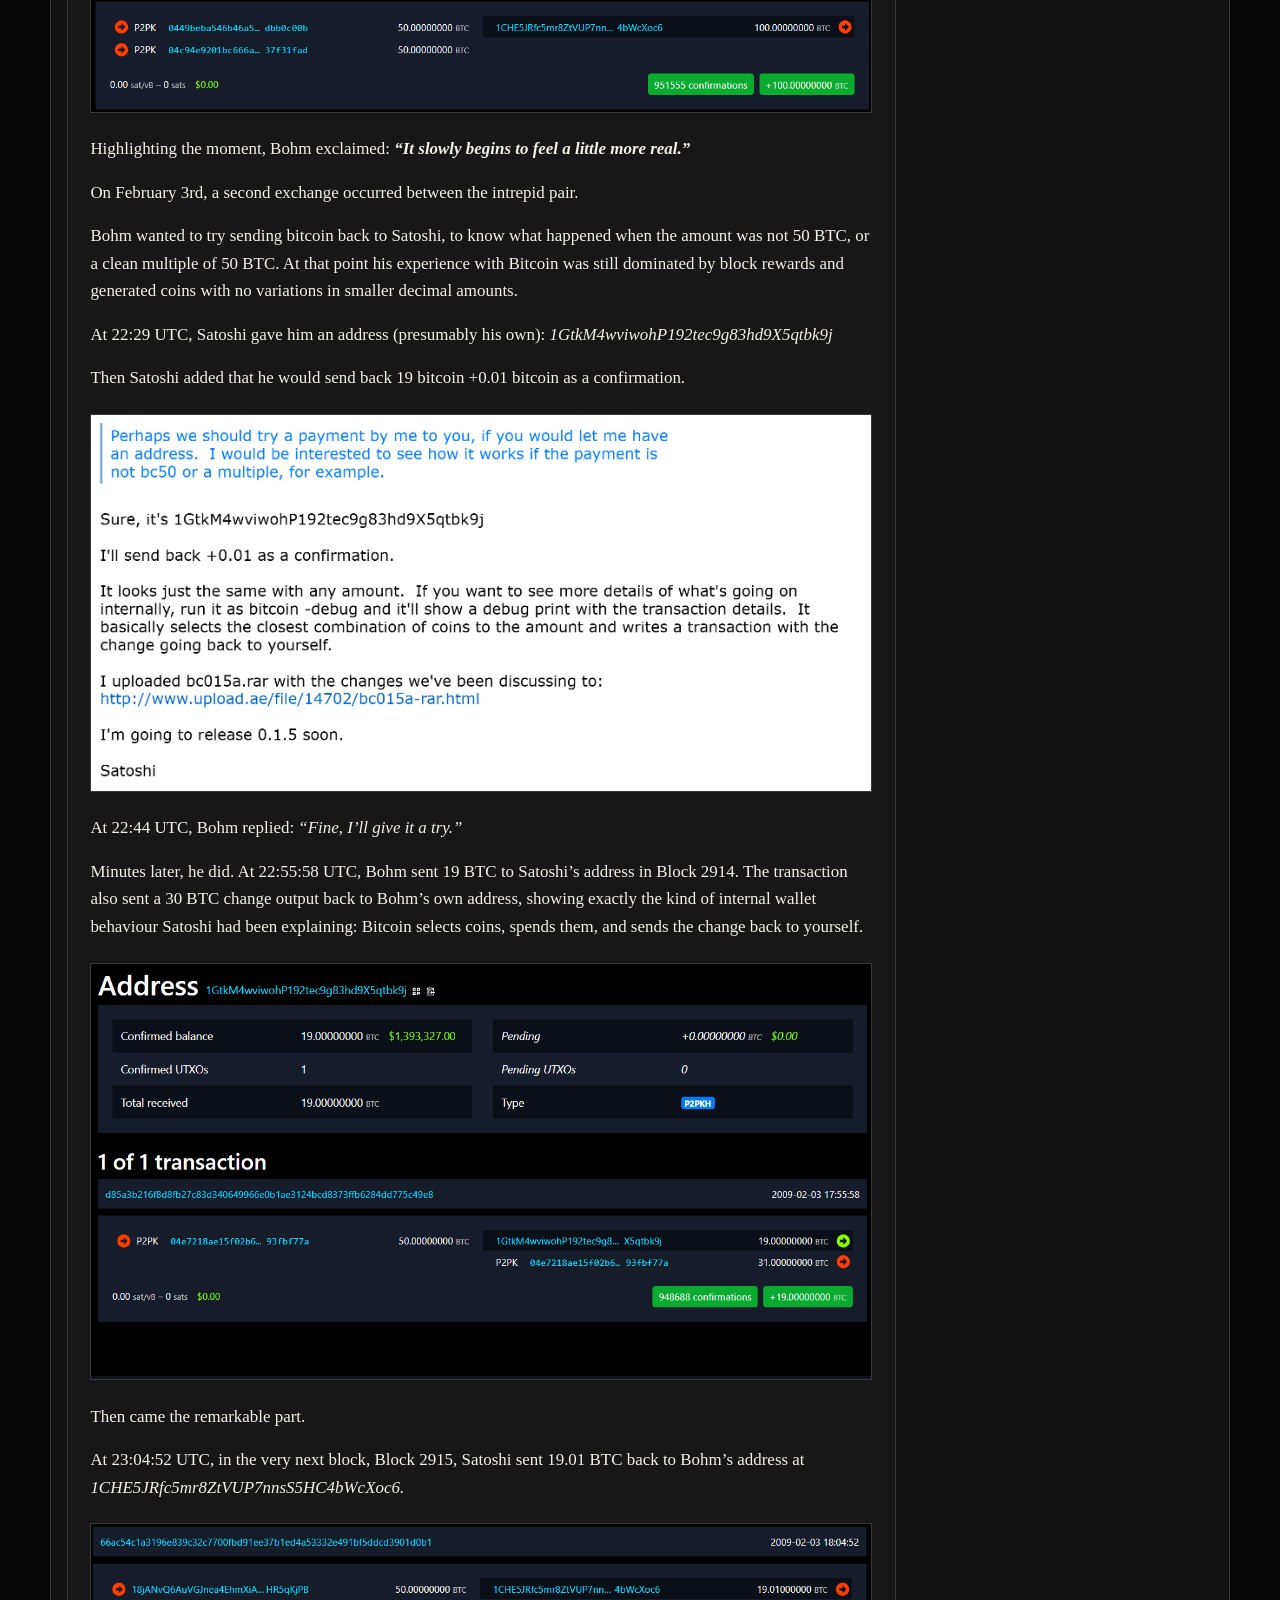
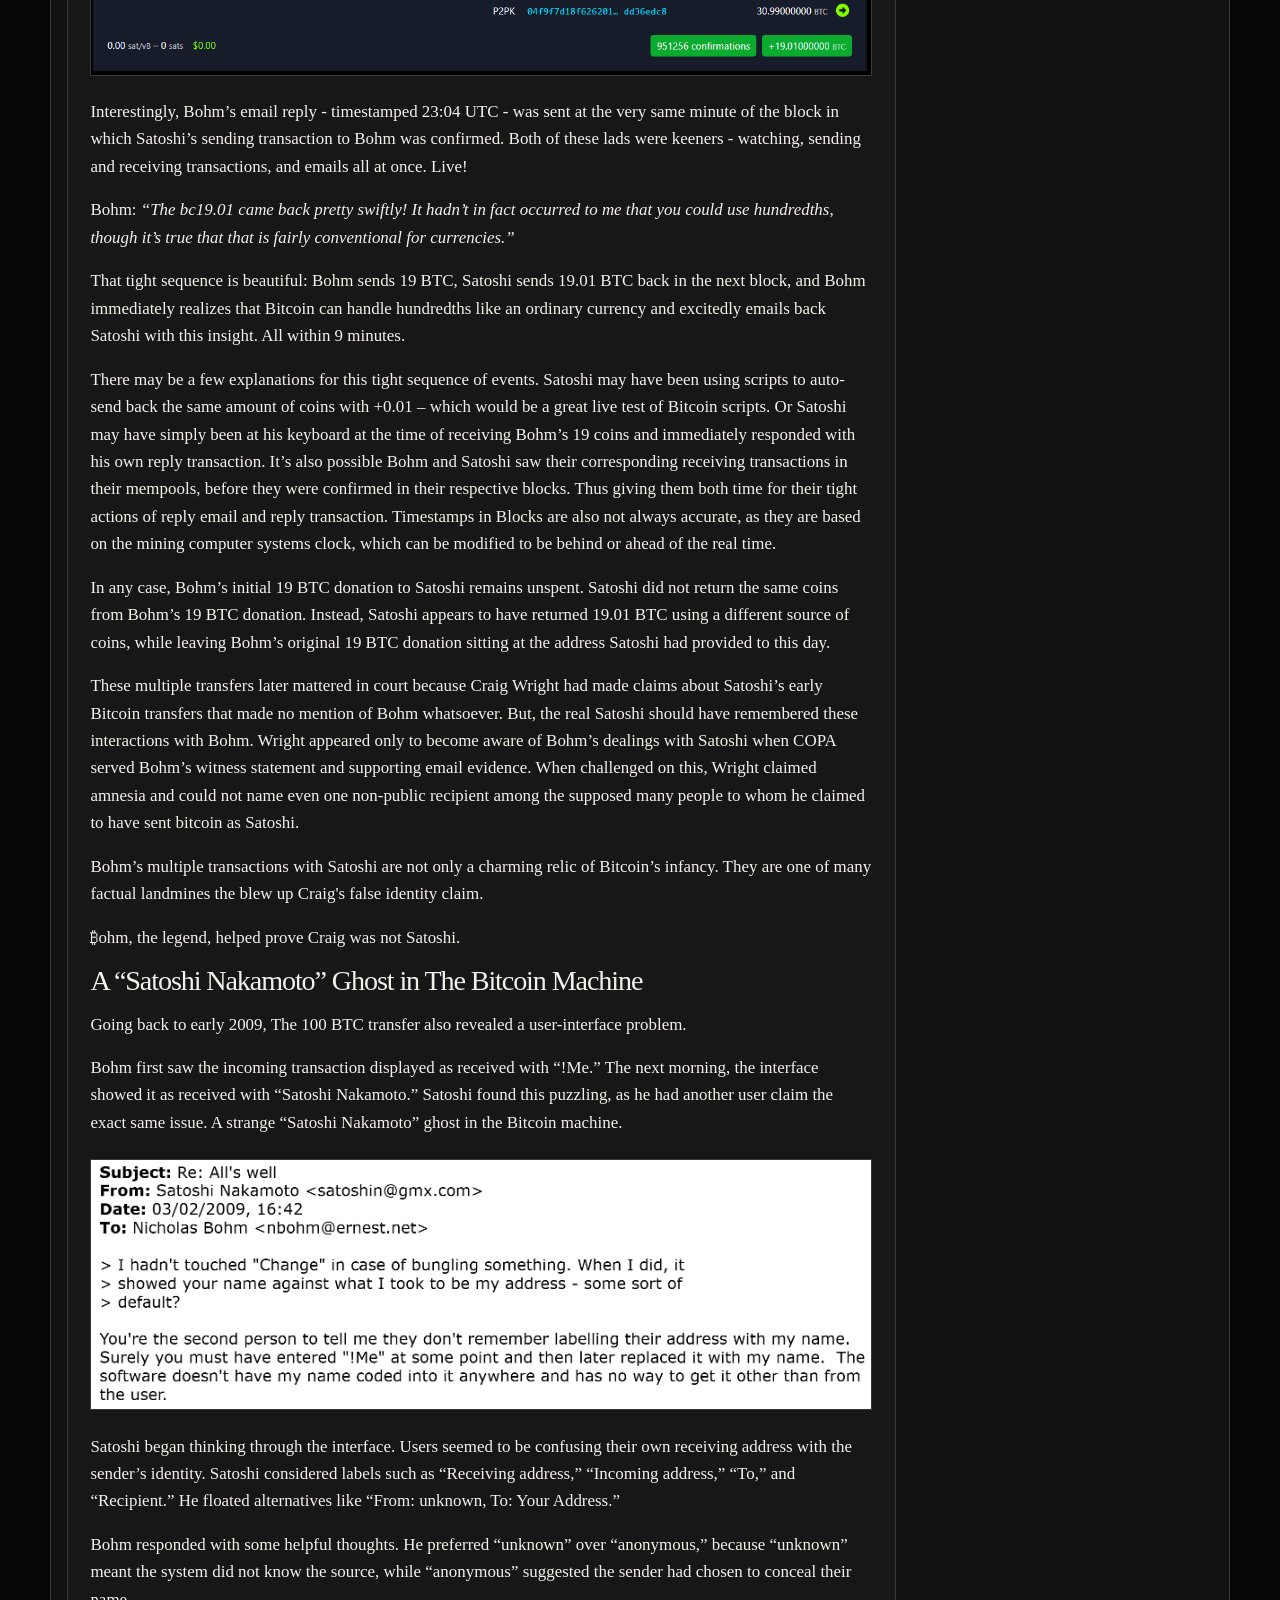
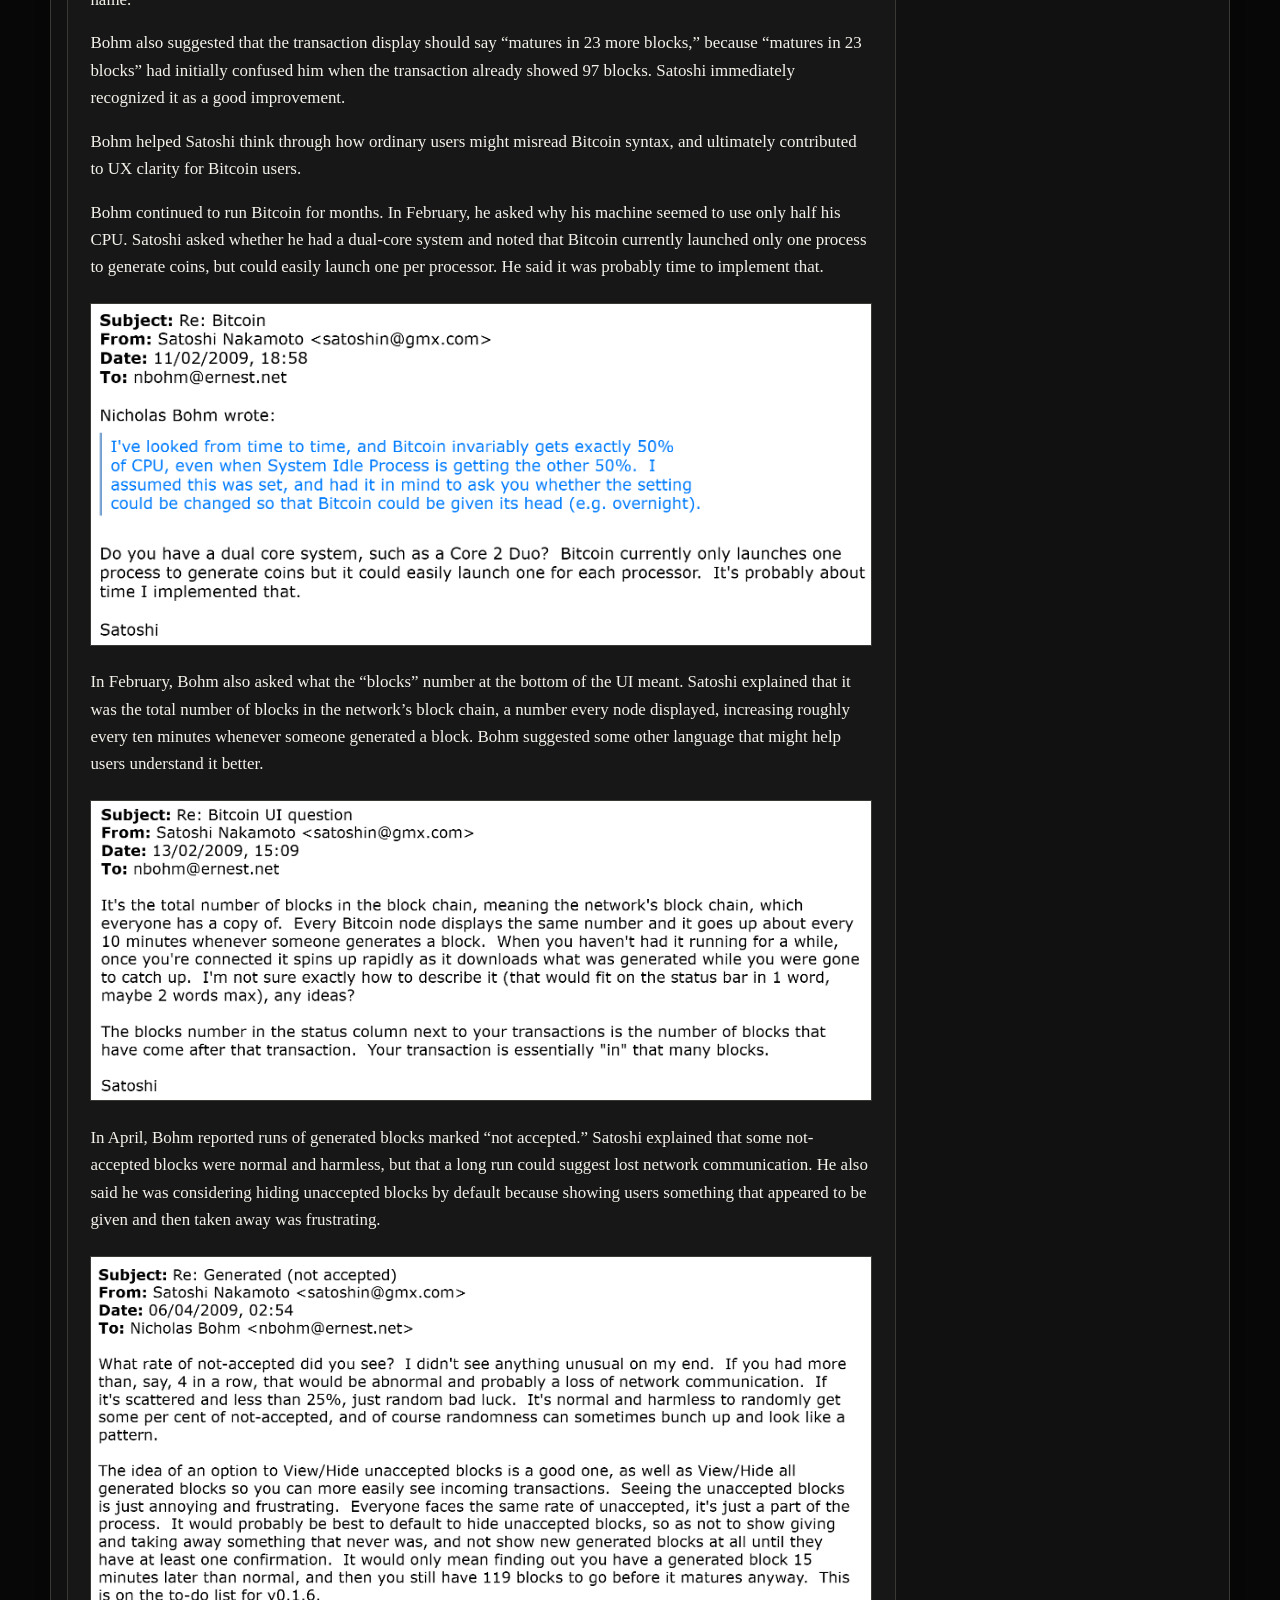
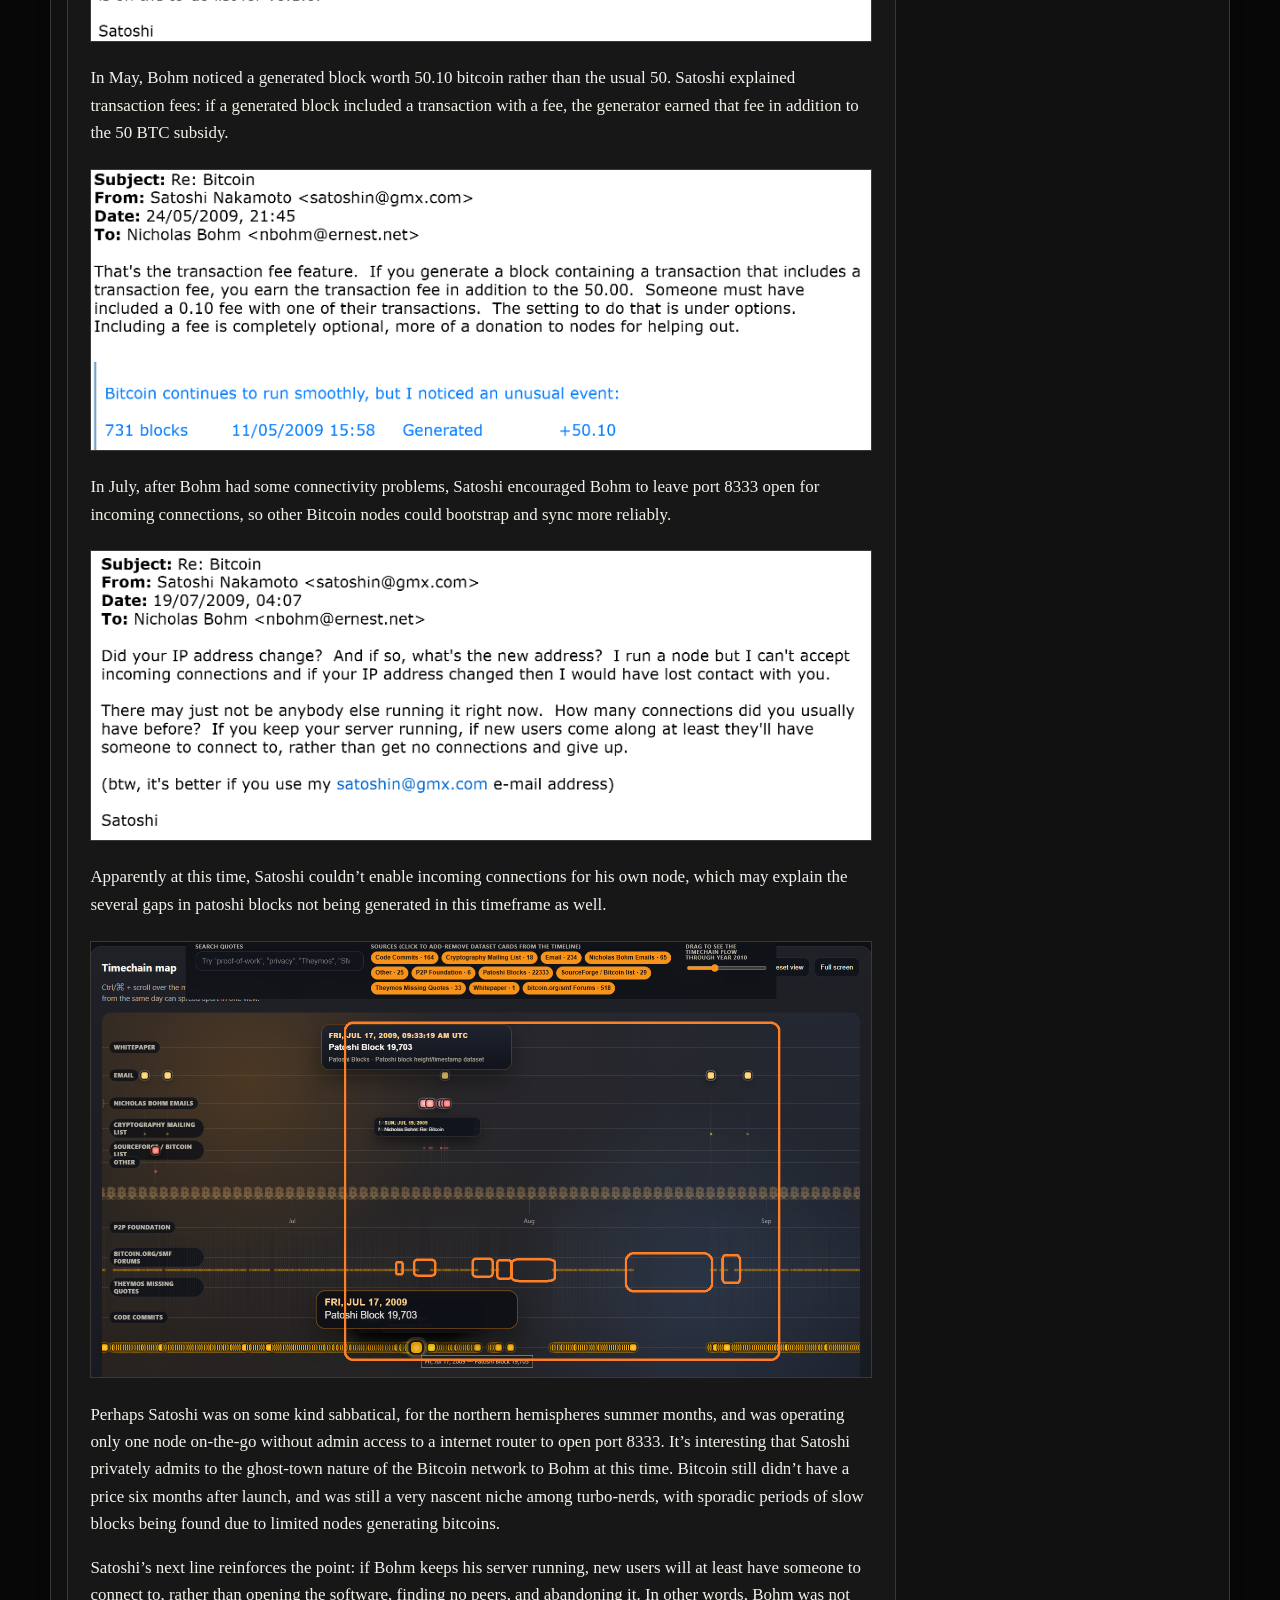
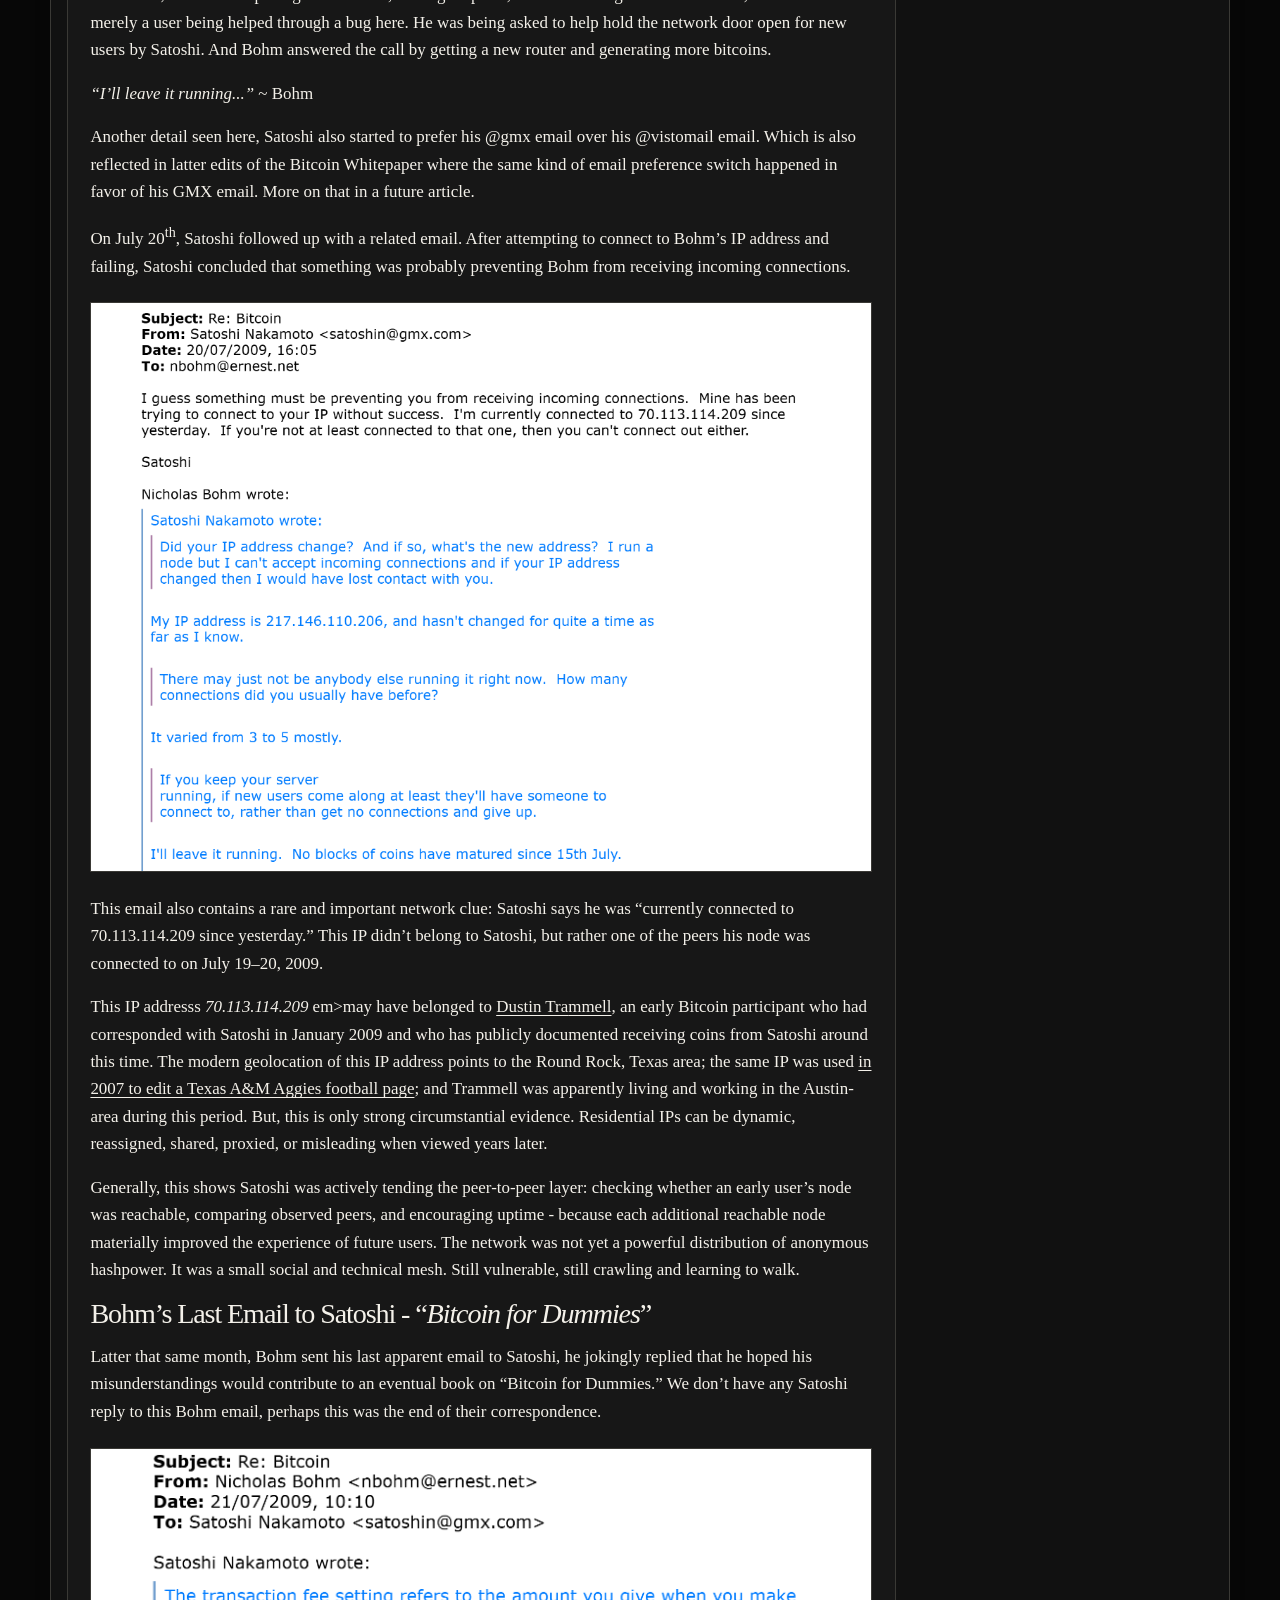
<file: bohm/index.html>
<!doctype html>
<html lang="en" data-theme="dark">
<head>
  <meta charset="utf-8" />
  <meta name="viewport" content="width=device-width, initial-scale=1" />
  <title>Forgotten Satoshi Nakamoto Emails Discovered with Nicholas Bohm, A Unsung Bitcoin Hero — The Satoshi Times</title>
  <meta name="description" content="The Satoshi Times explores Nicholas Bohm’s forgotten emails with Satoshi Nakamoto, early Bitcoin debugging, and Bohm’s role in Bitcoin history." />
  <link rel="stylesheet" href="../styles.css" />
</head>
<body>
  <a class="skip-link" href="#main">Skip to content</a>

  <header class="site-header">
    <div class="utility-bar" aria-label="Edition details">
      <span>Vol. I · No. 5</span>
      <span id="today">Live Edition</span>
      <span>SatoshiTimes.com</span>
    </div>

    <div class="masthead" aria-label="The Satoshi Times masthead">
      <img src="../assets/satoshi-times-banner.jpg" alt="The Satoshi Times banner with the motto Veritas Aequitas LiberƎtas" />
    </div>


    <nav class="section-nav" aria-label="Newspaper sections">
      <a href="../">Front Page</a>
      <a href="../encyclopedia/">Satoshi's Encyclopedia</a>
      <a href="../bohm/" aria-current="page">Bohm &amp; Satoshi</a>
      <a href="../timeline/">SatoshiTimeline.com</a>
      <a href="../mission/">Mission</a>
      <a href="../rules.html">Rules</a>
      <a href="../contact/">Contact</a>
      <button id="themeToggle" class="theme-toggle" type="button" aria-label="Toggle light and dark mode">Light mode</button>
    </nav>
  </header>

  <main id="main" class="page-shell">
    <section class="headline-grid front-page-grid" aria-label="Lead story">
      <article id="lead" class="lead-story article-card prose longform-article">
        <p class="kicker">Feature | Bohm &amp; Satoshi | June 28 2026</p>
        <h3><b>Forgotten Satoshi Nakamoto Emails Discovered</b></h3>
        <p class="dek"><b>with Nicholas Bohm, A Unsung Bitcoin Hero</b></p>
        <p>Every so often a undocumented Satoshi Nakamoto puzzle piece is revealed that adds
to the historical account. Recently SatoshiTimeline.com was launched as
a free tool to showcase these Satoshi puzzle pieces chronologically. Today we’ll
be discussing some forgotten emails on this timeline, that
were disclosed publicly in February 2024 as part of the trial against
Craig Wright. </p>
        <figure class="article-figure">
          <img alt="Bohm and Satoshi article image 1" loading="lazy" src="../assets/bohm/bohm-satoshi-01.png"/>
        </figure>
        <p>These are not the famous <a href="https://mmalmi.github.io/satoshi/" rel="noopener" target="_blank">Martti Malmi emails</a> with
Satoshi, that were part of this trial. Less
famously were <strong>Nicholas David Frederick Bohm’s emails with
Satoshi, which pre-date Martti’s</strong>. It seems the Bitcoin
community forgot about over sixty of these original Satoshi emails with
Bohm, as they remain unnaccounted for in the popular archives of Satoshi's writings. Before the 2024 trial, they were private. And for the first time,
they will be showcased and analyzed in detail here. All of them are
available in order, <b>including their sources</b>, on <a href="https://satoshitimeline.com/111" rel="noopener" target="_blank">SatoshiTimeline.com</a></p>
        <p>Bohm was not a cypherpunk celebrity. He was not like Hal Finney, Adam
Back or Nick Szabo. He was a British solicitor, a former partner at
Norton Rose, a man with a serious interest in law, technology,
cryptography, and civil liberties. From 2000-2024 he maintained
voluntary roles as an advisor to the Foundation for Information Policy
Research, the Open Rights Group, and Cyber-Rights &amp; Cyber-Liberties.</p> 
 <figure class="article-figure">
          <img alt="Bohm and Satoshi article image 1" loading="lazy" src="../assets/bohm/bohmcat.png"/>
        </figure>
<p>His technology interest led him down the cryptography rabbit hole fairly
early on in the 70’s. And though Bohm may have not written code, he was
at the very least, an honourable cypherpunk. A code tester. In practise
and law.</p>
        <p>From COPA V Wright Witness Statement: N Bohm - Exhibits: NB1 - July
2023 - In The High Court of Justice - Business and Property Courts of England &amp; Wales - Claim No: IL-2021-000019</p>
        <blockquote><em>“My interest in cryptography began while I was at Norton Rose,
somewhere between 1976 and 1978 when I remember reading Martin Gardner’s
column in the Scientific American about a new form of cryptography
called “RSA”. I thought that the technology was fascinating, and thought
that I was going to be hearing more about this technology in the future.
However, it was only some time later, in the early 1990s, that it came
to the forefront of my mind again, when I was asked by the Law Society
to explain digital signatures to them...One of the things that went on
in those early years was factoring competitions as a distributed effort.
People would lend computer cycles (i.e. processing power from different
computers located in different places) to distributed efforts to factor
very large numbers. (This was a way of testing the security of
algorithms which were dependent on the difficulty of factoring large
numbers.) I had experience of joining collaboratively with a friend’s
team although we didn’t win. I mention this as it is relevant to my
initial interest in the Bitcoin White Paper as I will explain later...It
was part of my general interest in cryptography that led me to join
first a cryptography mailing list in the UK, and through that, find out
about and sign up to an American cryptography mailing list. I was
sufficiently interested in this area to be reading the (American)
cryptography mailing list attentively when Satoshi Nakamoto dropped his
White Paper on it.” </em></blockquote>
        <p>Bohm downloaded the Bitcoin Whitepaper on January 18th and a week later started his private email correspondence with Satoshi. Craig Wright, who had claimed for years to be Satoshi Nakamoto, had
never referred to these emails. This ended up being fatal for Wright’s
case, since Bohm’s evidence helped expose the gap between Wright’s
claims and Satoshi’s real-world conduct. As a result, the court
ultimately declared that Wright was not the author of the Bitcoin White
Paper, not the person who used the Satoshi Nakamoto pseudonym between
2008 and 2011, not the creator of Bitcoin, and not the author of the
initial Bitcoin software.</p>
        <p>Nicholas Bohm did not live to see this judgment. He died in January
2024, shortly before the trial began, a few months after he provided his
final witness statement, these emails with Satoshi, and an old copy of
the Bitcoin Whitepaper as evidence. Born in July 1943, Bohm was 80 years
old when he passed. In the final year of his life, he gave evidence that
helped protect Bitcoin’s origin story. That deserves to be remembered,
and may be worthy of the <a href="https://hrf.org/program/financial-freedom/finney-prize/" rel="noopener" target="_blank">Finney
Freedom Prize</a>. The Human Rights Foundation should consider this
article as a nomination for <strong>Nicholas David Frederick Bohm
</strong>to the 2027 Finney Freedom Prize.</p>
        <h3 id="first-contact-i-have-had-a-couple-of-problems-running-bitcoin">First
Contact: “I Have Had a Couple of Problems Running Bitcoin”</h3>
        <p>Bohm’s first contact with Satoshi begins on January 25th 2009, barely
two weeks after Satoshi released BITCOIN version 0.1 to the world. Bohm
posted publicly to the SourceForge bitcoin-list with a modest question.
He had encountered “a couple of problems running bitcoin” and wanted to
know whether the list was an appropriate place to report them, since he
had about 70 kilobytes of attachments.</p>
        <p>Satoshi replied the same day, asking what problem Bohm was having and
invited him to send the debug.log file directly rather than attaching it
to the public list. That public exchange moved the conversation into
private emails.</p>
        <p>What followed was one of the earliest known user-support and
debugging conversations in Bitcoin history. Similar to <a href="https://www.wsj.com/public/resources/documents/finneynakamotoemails.pdf" rel="noopener" target="_blank">Hal
Finney’s debugging Bitcoin emails</a>, as provided by the Wall Street
Journal.</p>
        <p>Bohm reported that Bitcoin was “mostly running fine,” but that his
antivirus software, NOD32 from Eset, had flagged Bitcoin as a virus. He
had already reported the detection to Eset as an error, and he
immediately saw the larger problem: if other antivirus products did the
same, it could become a “barrier to takeup.”</p>
        <p>He also reported repeated crashes on Windows XP, providing error
messages, event viewer details, hardware specifications, and debug logs.
</p>
        <p>Satoshi responded by asking for the debug log, confirmed the version,
asked what operating system Bohm was using, noted that he had not yet
tested Vista, and began reasoning through the fault address. </p>
        <figure class="article-figure">
          <img alt="Bohm and Satoshi article image 2" loading="lazy" src="../assets/bohm/bohm-satoshi-02.png"/>
        </figure>
        <p>When Bohm kept sending crash reports, Satoshi did not brush him off.
He kept investigating.</p>
        <p>Bohm was there when Bitcoin was still in the cradle, giving
persistent user reports that ended up shaping the next release of the
Bitcoin software. Not bad for a 65-year-old.</p>
        <h3 id="the-humble-lawyer-in-the-debugging-loop">The “Humble Lawyer” in
the Debugging Loop</h3>
        <p>On the 26<sup>th</sup> of January, Bohm sent another crash report and
replied to Satoshi’s technical questions. He saved
the Event Viewer data in a different format in case it might help. Then,
with humility, he wrote that he did not know where to find the crash
dialog Satoshi mentioned because this was “technically deep water” by
his “modest standards” and he was “just a humble lawyer.”</p>
        <p>In a later email, after Bohm apologized that his grasp of Bitcoin was
superficial, Satoshi replied that this was exactly what he needed. He
did not know how someone who did not already understand Bitcoin would
interpret the interface. A developer only gets one chance to see a
program for the first time, and Satoshi had “already used up all of his”
first time impressions of Bitcoin.</p>
        <figure class="article-figure">
          <img alt="Bohm and Satoshi article image 3" loading="lazy" src="../assets/bohm/bohm-satoshi-03.png"/>
        </figure>
        <h3 id="eraser-disk-space-dns-and-the-road-to-bitcoin-v0.1.5">Eraser,
Disk Space, DNS, and the Road to Bitcoin v0.1.5</h3>
        <p>By January 29<sup>th</sup> and 30<sup>th</sup>, the crash investigation had
shifted toward possible interactions with a program called Eraser, which
Bohm used for wiping temporary files. Bohm reported that the crashes
seemed to stop after he paused a daily scheduled Eraser task. Satoshi
reasoned that Eraser might be filling the disk with random data while
wiping free space, causing Bitcoin to run out of disk space.</p>
        <p>Satoshi explained where Bitcoin stored its data on Windows XP: the
<em>%appdata%\Bitcoin</em> directory. He told Bohm to back up that whole
directory because all data files were there. He said disk-full checking
was coming in the next release and urged Bohm to switch to a debug
build.</p>
        <figure class="article-figure">
          <img alt="Bohm and Satoshi article image 4" loading="lazy" src="../assets/bohm/bohm-satoshi-04.png"/>
        </figure>
        <p>Then the emails themselves became another debugging problem. Satoshi
tried sending build files via different email addresses and with
different attachment names. Some messages didn’t arrive and some
arrived, but without attachments. He tried stripping debug information,
reducing file size, renaming files, removing gdb.exe, and even renaming
bitcoin.exe to bitcoin.dat in case executable attachments were being
blocked. He also uploaded builds to upload.ae as a fallback.
Interestingly, Satoshi had used this upload.ae site before to send
drafts of the Bitcoin Whitepaper to Adam Back and Wei Dai.</p>
        <p>Finally, On January 31st, Satoshi wrote to Bohm, saying:
good news, he had pinpointed the bug. The bug could occur if a DNS
lookup failed. He sent Bohm a link to a new build and thanked him for
his help and patience.</p>
        <figure class="article-figure">
          <img alt="Bohm and Satoshi article image 5" loading="lazy" src="../assets/bohm/bohm-satoshi-05.png"/>
        </figure>
        <p>A few days later, on February 4<sup>th</sup> 2009, Satoshi announced
Bitcoin v0.1.5 to the mailing list. The release note said the new
version included the fix for the problem Nicholas had encountered,
checking for disk full, and changes to improve confusing aspects of the
software. Satoshi gave “<strong>special thanks to Nicholas and
Dustin</strong>” for their help and feedback.</p>
        <figure class="article-figure">
          <img alt="Bohm and Satoshi article image 6" loading="lazy" src="../assets/bohm/bohm-satoshi-06.png"/>
        </figure>
        <p>That public message alone places Bohm permanently in Bitcoin history,
and it corroborates his private emails with Satoshi. Bitcoin v0.1.5
carried Bohm’s fingerprints. He did not write the code, but he helped
make the code better by being one of Bitcoin’s earliest testers.</p>
        <h3 id="the-100-bitcoin-transfer">The 100 Bitcoin Transfer</h3>
        <p>One of the more historical moments in these emails came on February
1st, 2009.</p>
        <p>After the troubleshooting bugs discussion, Satoshi told Bohm that he
had sent a transfer to his Bitcoin address, so Bohm could see what it
looked like. On-chain, that transfer appears in Block 2616: 100 BTC sent
to Nicholas Bohm’s address at
<em>1CHE5JRfc5mr8ZtVUP7nnsS5HC4bWcXoc6</em>. </p>
        <figure class="article-figure">
          <img alt="Bohm and Satoshi article image 7" loading="lazy" src="../assets/bohm/bohm-satoshi-07.png"/>
        </figure>
        <p>Strangely though, how Satoshi obtained this address from Bohm
initially is still a mystery, as it does not appear in the sequence of
emails available, before the transfer. Perhaps some of these emails
still remain private, or there's a mechanism here unaccounted for, maybe related to the irc room where initial node connections were coordinated. The
coins were assembled from two 50 BTC coinbase rewards and moved by
Satoshi at 16:25:12 UTC.</p>
        <p>Later that evening, at 22:52 UTC, Bohm replied that he could see the
payment in his client:</p>
        <p>“35 blocks 01/02/2009 16:25 Received with: !Me<br/>
1CHE5JRfc5mr8ZtVUP7nnsS5HC4bWcXoc6 +100.00”</p>
        <figure class="article-figure">
          <img alt="Bohm and Satoshi article image 8" loading="lazy" src="../assets/bohm/bohm-satoshi-08.png"/>
        </figure>
        <p>Highlighting the moment, Bohm exclaimed: <em><strong>“It slowly
begins to feel a little more real.”</strong></em></p>
        <p>On February 3rd, a second exchange occurred between the intrepid
pair.</p>
        <p>Bohm wanted to try sending bitcoin back to Satoshi, to know what
happened when the amount was not 50 BTC, or a clean multiple of 50 BTC.
At that point his experience with Bitcoin was still dominated by block
rewards and generated coins with no variations in smaller decimal
amounts.</p>
        <p>At 22:29 UTC, Satoshi gave him an address (presumably his own):
<em>1GtkM4wviwohP192tec9g83hd9X5qtbk9j</em> </p>
        <p>Then Satoshi added that he would send back 19 bitcoin +0.01 bitcoin
as a confirmation.</p>
        <figure class="article-figure">
          <img alt="Bohm and Satoshi article image 9" loading="lazy" src="../assets/bohm/bohm-satoshi-09.png"/>
        </figure>
        <p>At 22:44 UTC, Bohm replied: <em>“Fine, I’ll give it a try.”</em></p>
        <p>Minutes later, he did. At 22:55:58 UTC, Bohm sent 19 BTC to Satoshi’s
address in Block 2914. The transaction also sent a 30 BTC change output
back to Bohm’s own address, showing exactly the kind of internal wallet
behaviour Satoshi had been explaining: Bitcoin selects coins, spends
them, and sends the change back to yourself.</p>
        <figure class="article-figure">
          <img alt="Bohm and Satoshi article image 10" loading="lazy" src="../assets/bohm/bohm-satoshi-10.png"/>
        </figure>
        <p>Then came the remarkable part.</p>
        <p>At 23:04:52 UTC, in the very next block, Block 2915, Satoshi sent
19.01 BTC back to Bohm’s address at
<em>1CHE5JRfc5mr8ZtVUP7nnsS5HC4bWcXoc6.</em></p>
        <figure class="article-figure">
          <img alt="Bohm and Satoshi article image 11" loading="lazy" src="../assets/bohm/bohm-satoshi-11.png"/>
        </figure>
        <p>Interestingly, Bohm’s email reply - timestamped 23:04 UTC - was sent
at the very same minute of the block in which Satoshi’s sending
transaction to Bohm was confirmed. Both of these lads were keeners -
watching, sending and receiving transactions, and emails all at once.
Live! </p>
        <p>Bohm: <em>“The bc19.01 came back pretty swiftly! It hadn’t in fact
occurred to me that you could use hundredths, though it’s true that that
is fairly conventional for currencies.”</em></p>
        <p>That tight sequence is beautiful: Bohm sends 19 BTC, Satoshi sends
19.01 BTC back in the next block, and Bohm immediately realizes that
Bitcoin can handle hundredths like an ordinary currency and excitedly
emails back Satoshi with this insight. All within 9 minutes. </p>
        <p>There may be a few explanations for this tight sequence of events.
Satoshi may have been using scripts to auto-send back the same amount of
coins with +0.01 – which would be a great live test of Bitcoin scripts.
Or Satoshi may have simply been at his keyboard at the time of receiving
Bohm’s 19 coins and immediately responded with his own reply
transaction. It’s also possible Bohm and Satoshi saw their corresponding
receiving transactions in their mempools, before they were confirmed in
their respective blocks. Thus giving them both time for their tight
actions of reply email and reply transaction. Timestamps in Blocks are also not always accurate, as they are based on the mining computer systems clock, which can be modified to be behind or ahead of the real time.</p>
        <p>In any case, Bohm’s initial 19 BTC donation to Satoshi remains
unspent. Satoshi did not return the same coins from Bohm’s 19 BTC
donation. Instead, Satoshi appears to have returned 19.01 BTC using a
different source of coins, while leaving Bohm’s original 19 BTC donation
sitting at the address Satoshi had provided to this day.</p>
        <p>These multiple transfers later mattered in court because Craig Wright
had made claims about Satoshi’s early Bitcoin transfers that made no
mention of Bohm whatsoever. But, the real Satoshi should have remembered
these interactions with Bohm. Wright appeared only to become aware of
Bohm’s dealings with Satoshi when COPA served Bohm’s witness statement
and supporting email evidence. When challenged on this, Wright claimed
amnesia and could not name even one non-public recipient among the
supposed many people to whom he claimed to have sent bitcoin as
Satoshi.</p>
        <p>Bohm’s multiple transactions with Satoshi are not only a charming
relic of Bitcoin’s infancy. They are one of many factual landmines the
blew up Craig's false identity claim. </p>
        <p>₿ohm, the legend, helped prove Craig was not Satoshi. </p>
        <h3 id="a-satoshi-nakamoto-ghost-in-the-bitcoin-machine">A “Satoshi
Nakamoto” Ghost in The Bitcoin Machine</h3>
        <p>Going back to early 2009, The 100 BTC transfer also revealed a
user-interface problem.</p>
        <p>Bohm first saw the incoming transaction displayed as received with
“!Me.” The next morning, the interface showed it as received with
“Satoshi Nakamoto.” Satoshi found this puzzling, as he had another user
claim the exact same issue. A strange “Satoshi Nakamoto” ghost in the
Bitcoin machine. </p>
        <figure class="article-figure">
          <img alt="Bohm and Satoshi article image 12" loading="lazy" src="../assets/bohm/bohm-satoshi-12.png"/>
        </figure>
        <p>Satoshi began thinking through the interface. Users seemed to be
confusing their own receiving address with the sender’s identity.
Satoshi considered labels such as “Receiving address,” “Incoming
address,” “To,” and “Recipient.” He floated alternatives like “From:
unknown, To: Your Address.”</p>
        <p>Bohm responded with some helpful thoughts. He preferred “unknown”
over “anonymous,” because “unknown” meant the system did not know the
source, while “anonymous” suggested the sender had chosen to conceal
their name.</p>
        <p>Bohm also suggested that the transaction display should say “matures
in 23 more blocks,” because “matures in 23 blocks” had initially
confused him when the transaction already showed 97 blocks. Satoshi
immediately recognized it as a good improvement. </p>
        <p>Bohm helped Satoshi think through how ordinary users might misread
Bitcoin syntax, and ultimately contributed to UX clarity for Bitcoin
users. </p>
        <p>Bohm continued to run Bitcoin for months. In February, he asked why
his machine seemed to use only half his CPU. Satoshi asked whether he
had a dual-core system and noted that Bitcoin currently launched only
one process to generate coins, but could easily launch one per
processor. He said it was probably time to implement that.</p>
        <figure class="article-figure">
          <img alt="Bohm and Satoshi article image 13" loading="lazy" src="../assets/bohm/bohm-satoshi-13.png"/>
        </figure>
        <p>In February, Bohm also asked what the “blocks” number at the bottom
of the UI meant. Satoshi explained that it was the total number of
blocks in the network’s block chain, a number every node displayed,
increasing roughly every ten minutes whenever someone generated a block.
Bohm suggested some other language that might help users understand it
better.</p>
        <figure class="article-figure">
          <img alt="Bohm and Satoshi article image 14" loading="lazy" src="../assets/bohm/bohm-satoshi-14.png"/>
        </figure>
        <p>In April, Bohm reported runs of generated blocks marked “not
accepted.” Satoshi explained that some not-accepted blocks were normal
and harmless, but that a long run could suggest lost network
communication. He also said he was considering hiding unaccepted blocks
by default because showing users something that appeared to be given and
then taken away was frustrating.</p>
        <figure class="article-figure">
          <img alt="Bohm and Satoshi article image 15" loading="lazy" src="../assets/bohm/bohm-satoshi-15.png"/>
        </figure>
        <p>In May, Bohm noticed a generated block worth 50.10 bitcoin rather
than the usual 50. Satoshi explained transaction fees: if a generated
block included a transaction with a fee, the generator earned that fee
in addition to the 50 BTC subsidy. </p>
        <figure class="article-figure">
          <img alt="Bohm and Satoshi article image 16" loading="lazy" src="../assets/bohm/bohm-satoshi-16.png"/>
        </figure>
        <p>In July, after Bohm had some connectivity problems, Satoshi
encouraged Bohm to leave port 8333 open for incoming connections, so
other Bitcoin nodes could bootstrap and sync more reliably. </p>
        <figure class="article-figure">
          <img alt="Bohm and Satoshi article image 17" loading="lazy" src="../assets/bohm/bohm-satoshi-17.png"/>
        </figure>
        <p>Apparently at this time, Satoshi couldn’t enable incoming connections
for his own node, which may explain the several gaps in patoshi blocks
not being generated in this timeframe as well. </p>
        <figure class="article-figure">
          <img alt="Bohm and Satoshi article image 18" loading="lazy" src="../assets/bohm/bohm-satoshi-18.png"/>
        </figure>
        <p>Perhaps Satoshi was on some kind sabbatical, for the northern
hemispheres summer months, and was operating only one node on-the-go without admin access to a internet router to open port 8333. It’s
interesting that Satoshi privately admits to the ghost-town nature of
the Bitcoin network to Bohm at this time. Bitcoin still didn’t have a
price six months after launch, and was still a very nascent niche among
turbo-nerds, with sporadic periods of slow blocks being found due to
limited nodes generating bitcoins.</p>
        <p>Satoshi’s next line reinforces the point: if Bohm keeps his server
running, new users will at least have someone to connect to, rather than
opening the software, finding no peers, and abandoning it. In other
words, Bohm was not merely a user being helped through a bug here. He
was being asked to help hold the network door open for new users by
Satoshi. And Bohm answered the call by getting a new router and
generating more bitcoins. </p>
        <p><i>“I’ll leave it running...”</i> ~ Bohm</p>
        <p>Another detail seen here, Satoshi also started to prefer his @gmx
email over his @vistomail email. Which is also reflected in latter edits
of the Bitcoin Whitepaper where the same kind of email preference switch
happened in favor of his GMX email. More on that in a future
article.</p>
        <p>On July 20<sup>th</sup>, Satoshi followed up with a related email.
After attempting to connect to Bohm’s IP address and failing, Satoshi
concluded that something was probably preventing Bohm from receiving
incoming connections. </p>
        <figure class="article-figure">
          <img alt="Bohm and Satoshi article image 19" loading="lazy" src="../assets/bohm/bohm-satoshi-19.png"/>
        </figure>
        <p>This email also contains a rare and important network clue: Satoshi
says he was “currently connected to 70.113.114.209 since yesterday.”
This IP didn’t belong to Satoshi, but rather one of the peers his node
was connected to on July 19–20, 2009.</p>
        <p>This IP addresss <em><em>70.113.114.209 </em></em>em>may have
belonged to <a href="https://x.com/druidian" rel="noopener" target="_blank">Dustin Tra</a><a href="https://x.com/druidian" rel="noopener" target="_blank">mmell</a>, an early Bitcoin participant
who had corresponded with Satoshi in January 2009 and who has publicly
documented receiving coins from Satoshi around this time. The modern
geolocation of this IP address points to the Round Rock, Texas area; the
same IP was used <a href="https://en.wikipedia.org/wiki/Special:Contributions/70.113.114.209" rel="noopener" target="_blank">in
2007 to edit a Texas A&amp;M Aggies football page</a>; and Trammell was
apparently living and working in the Austin-area during this period.
But, this is only strong circumstantial evidence. Residential IPs can be
dynamic, reassigned, shared, proxied, or misleading when viewed years
later. </p>
        <p>Generally, this shows Satoshi was actively tending the peer-to-peer
layer: checking whether an early user’s node was reachable, comparing
observed peers, and encouraging uptime - because each additional
reachable node materially improved the experience of future users. The
network was not yet a powerful distribution of anonymous hashpower. It
was a small social and technical mesh. Still vulnerable, still crawling
and learning to walk.</p>
        <h3 id="bohms-last-email-to-satoshi---bitcoin-for-dummies">Bohm’s Last
Email to Satoshi - “<em>Bitcoin for Dummies</em>”</h3>
        <p>Latter that same month, Bohm sent his last apparent email to Satoshi,
he jokingly replied that he hoped his misunderstandings would contribute
to an eventual book on “Bitcoin for Dummies.” We don’t have any Satoshi
reply to this Bohm email, perhaps this was the end of their
correspondence. </p>
        <figure class="article-figure">
          <img alt="Bohm and Satoshi article image 20" loading="lazy" src="../assets/bohm/bohm-satoshi-20.png"/>
        </figure>
        <p>Bohm’s misunderstandings were helpful data. His feedback and testing
ultimately shaped Bitcoin software. And Bohm’s mining contributions in
the early days may have kept the Bitcoin network stable in it’s infancy,
as he was one of a small group of node runners at the time. Bohm helped
Satoshi to Bitcoin at a critical time. He should be remembered for that
and more. </p>
        <p>In Bohm’s 2023 witness statement, he wrote these final thoughts on
Satoshi Nakamoto:</p>
        <figure class="article-figure">
          <img alt="Bohm and Satoshi article image 21" loading="lazy" src="../assets/bohm/bohm-satoshi-21.png"/>
        </figure>
        <h3 id="why-the-bohm-evidence-hurt-craig-wrights-claim">Why the Bohm
Evidence Hurt Craig Wright’s Claim</h3>
        <p>In the COPA v Wright trial, COPA’s position was that Wright’s claim
was false, supported by forged documents and shifting stories. The court
agreed, finding that Wright had lied extensively and repeatedly.</p>
        <p>Bohm’s emails were factual evidence of Satoshi’s behaviour. More then
sixty ordinary, dated, detailed exchanges with Satoshi about actual
early Bitcoin behaviour, cross referenced and supported by many other
accounts of the same kind. <strong>Wright mentioned none of these
interactions with Bohm before they were evidence in court, nor the
multiple Bitcoin transactions involved. </strong></p>
        <p>If Wright had truly been Satoshi, these were the kinds of
interactions he should have remembered. Not vaguely and not after being
shown them. He should have known them because he would have lived them
if he was really Satoshi.</p>
        <p>Furthermore, the court records show that Bohm provided a January 2009
copy of the Bitcoin Whitepaper, which was authenticated and used as a
control copy. This was crucial since the Bitcoin Whitepaper went through
a few revisions by Satoshi over time. Bohm’s copy was likely the second
version of three fully known copies. The original public version
released on October 31<sup>st</sup> 2008 being the first. If we believe
the meta data of Bohm’s whitepaper version two, it was created on
November 11<sup>th</sup> 2008, a week and a half after the first
versions release. Satoshi may have made some revisions after receiving
critical feedback on the cryptography mailing list. </p>
        <p>Bohm’s evidence did two things: it showcased the real Satoshi’s
conduct, and it supplied a contemporaneous Whitepaper artifact against
which Craig’s claims were tested and found wanting.</p>
        <p>Bohm’s evidence verified Craig’s forgeries.</p>
        <h3 id="ohm-the-unsung-bitcoin-hero"><strong>₿ohm</strong>, The Unsung
Bitcoin Hero</h3>
        <p>Bitcoin history has many famous names. Hal Finney is rightly honored.
Adam Back and Wei Dai are rightly remembered for their pre-Bitcoin work
and early correspondence. Martti Malmi is rightly recognized for helping
with the website, forums, early code and infastructure. </p>
        <p>Nicholas Bohm belongs in that constellation of honorable cypherpunks,
he was one of the first people to help Bitcoin and Satoshi survive
contact with reality.</p>
        <p>He ran the software. He extended the chain of Bitcoin blocks by
generating coins. He reported bugs. He tested Bitcoin. He helped
identify a DNS-related crash. He helped expose disk-full problems. He
explained where the interface confused a newcomer. He received 100
bitcoin from Satoshi and sent 16 back! He noticed transaction fees. He
kept his node running when there may have been few others online. He
preserved his emails with Satoshi AND kept them private, up until the
point where it really mattered for them to be public. In court! </p>
        <p>Talk about attorney client confidentiality. One could make the case
Bohm was Satoshi Nakamoto’s first pro-bono lawyer. Though I’m sure Bohm
got some coins out of the deal. </p>
        <p>In 2009, Bohm helped Satoshi debug Bitcoin. In 2024, his evidence
helped protect Satoshi’s legacy.</p>
        <p>What a beautiful destiny and fate fulfilled for Bohm! </p>
        <p>The only tragedy is that Bohm died before the trial began. He did not
live to see the court’s decision - that Craig Wright is not Satoshi
Nakamoto. And as a lawyer, he was very likely interested in the outcome
of this case. </p>
        <p>Bitcoiners owe debts that are not measured on-chain. Giants have gone
before us paving the way for our current prosperity and freedom. Satoshi
is one of them. Bohm is another. And there are many more.</p>
        <p>Our debt of gratitude to <strong>Nicholas David Frederick Bohm and
Satoshi Nakamoto</strong> is unpayable. As it is to those who have and
continue to fight with code for the Cypherpunk Ideal. Our debt to them
can only be paid in tribute, lionization, testing and more code for that
very same <strong>LiberƎtas</strong>. </p>
        <p>If Bitcoin is to remember its heroes, it should remember Nicholas
Bohm. </p>
        <p>If the 2027 Finney Prize is for service to Bitcoin’s cypherpunk
ideals, Bohm is worthy of it.</p>
        <p>When it really mattered, Bohm preserved the truth and spoke it.</p>
        <p>Craig Wright is not Satoshi Nakamoto.</p>
        <div class="article-meta">
          <span>By Christopher Wallace | Filed under Bitcoin History</span>
        </div>
      </article>


      <aside class="front-column sidebar-stack" aria-label="Front page archive">
        <article class="article-card compact">
          <p class="kicker">Current Front Page</p>
          <h3>Satoshi Encyclopedia</h3>
          <p>The new investigation traces a possible path from a 2005 cryptography encyclopedia to the Bitcoin whitepaper’s timestamping references.</p>
          <a class="read-link" href="../encyclopedia/">Read the encyclopedia feature</a>
        </article>

        <article class="article-card compact">
          <p class="kicker">Earlier Front Page</p>
          <h3>SatoshiTimeline.com Launched</h3>
          <p>A visual chronological map of Satoshi Nakamoto’s known history that readers can zoom through.</p>
          <a class="read-link" href="../timeline/">Read the timeline feature</a>
        </article>

        <article class="article-card compact mission-card">
          <p class="kicker">Archived Mission</p>
          <h2>The Satoshi Times: Genesis</h2>
          <p>The Signal is illusive, but if you pay attention, you can find it in the noise.</p>
          <a class="read-link" href="../mission/">Read the mission</a>
        </article>

        <article class="article-card compact">
          <p class="kicker">Archived Article</p>
          <h3>Rules of Engagement</h3>
          <p>The editorial principles article is preserved in The Satoshi Times archive.</p>
          <a class="read-link" href="../rules.html">Read the archive</a>
        </article>

        <article class="article-card compact">
          <p class="kicker">Contact Desk</p>
          <h3>Encrypted correspondence welcome</h3>
          <p>For syndication, editorial contributions, or other enquiries, contact hello@satoshitimes.com.</p>
          <a class="read-link" href="../contact/">Open contact page</a>
        </article>

        <div class="quote-card">
          <p>“This encyclopedia is a strong possible angle for how Satoshi first came across the Massias paper.”</p>
          <span>Satoshi's Encyclopedia investigation</span>
        </div>
      </aside>
    </section>
  </main>

  <footer class="site-footer">
    <p><strong>The Satoshi Times</strong> · Veritas Aequitas LiberƎtas</p>
    <p><a href="../contact/">Contact</a> · <a href="mailto:hello@satoshitimes.com">hello@satoshitimes.com</a></p>
    <p>© 2026 The Satoshi Times</p>
  </footer>

  <script src="../script.js"></script>
</body>
</html>
</file>
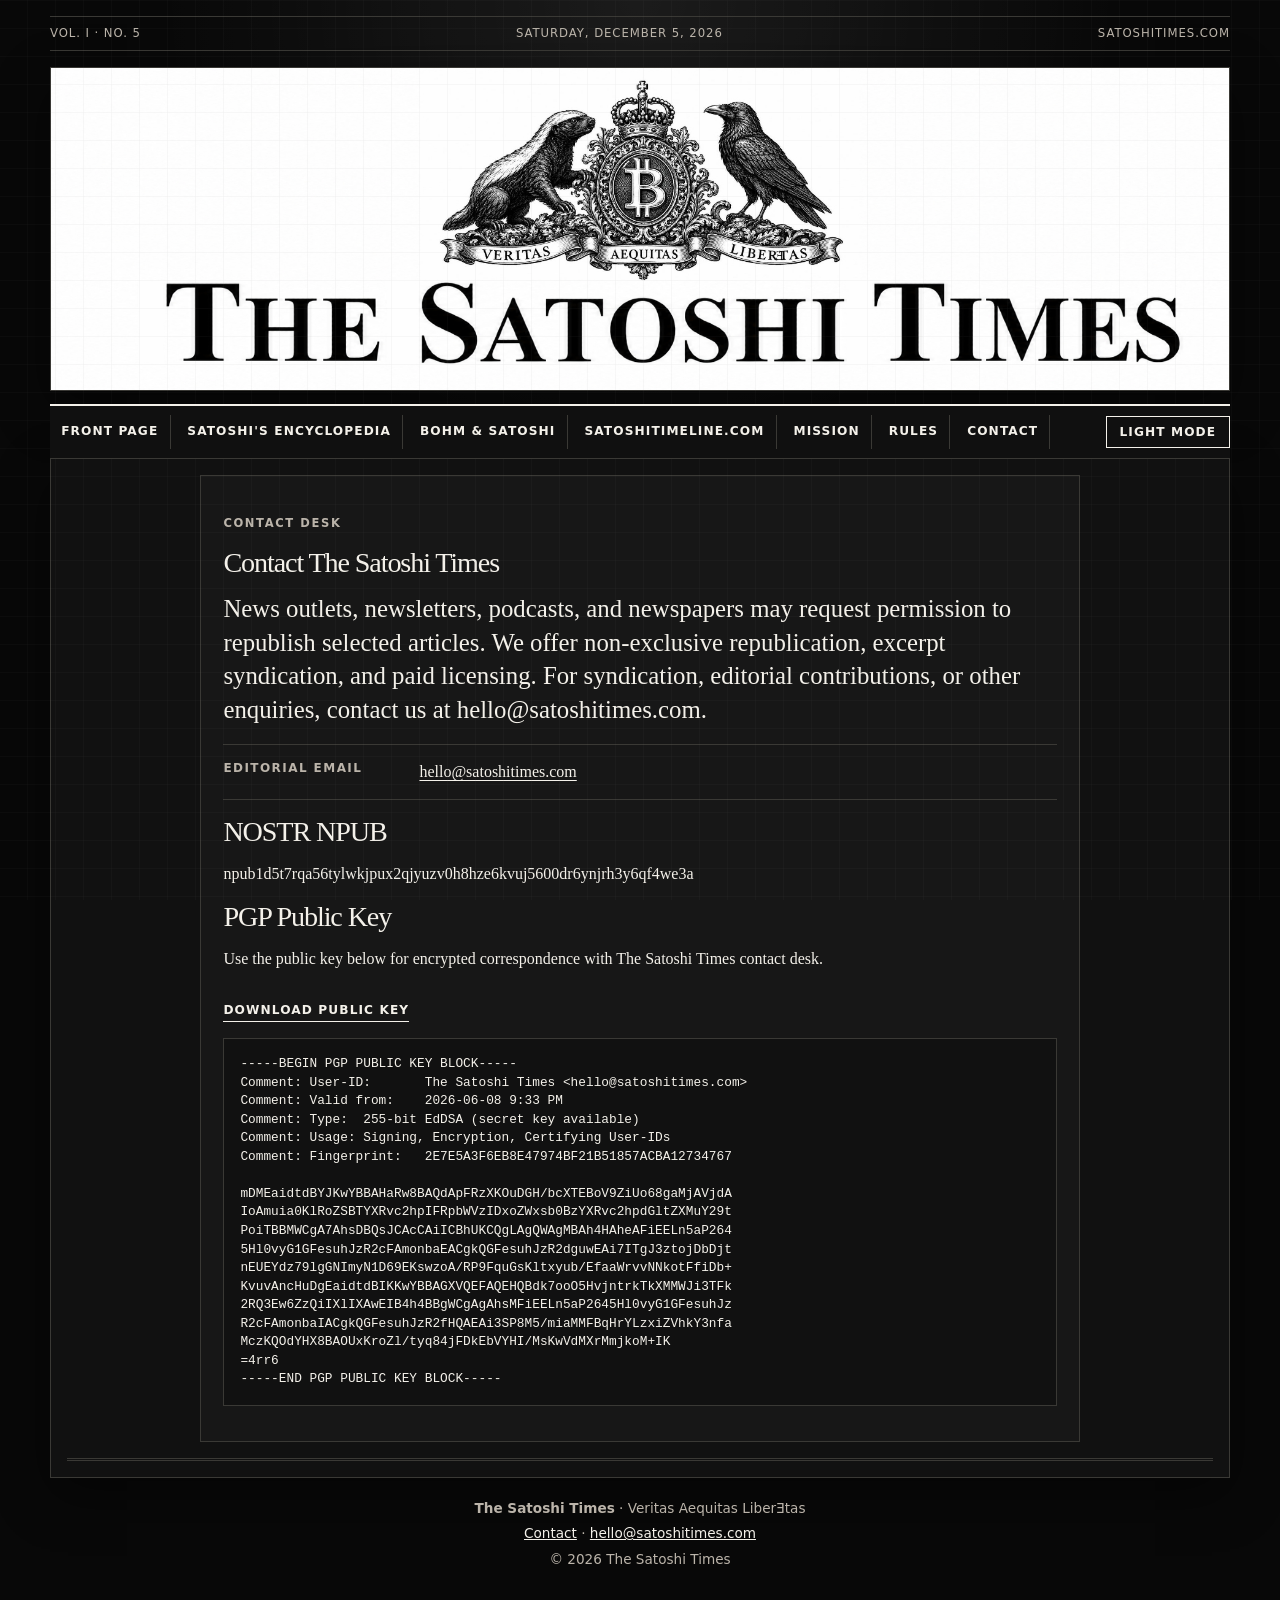
<file: contact/index.html>
<!doctype html>
<html lang="en" data-theme="dark">
<head>
  <meta charset="utf-8" />
  <meta name="viewport" content="width=device-width, initial-scale=1" />
  <title>Contact — The Satoshi Times</title>
  <meta name="description" content="Contact The Satoshi Times contact desk and download the PGP public key." />
  <link rel="stylesheet" href="../styles.css" />
</head>
<body>
  <a class="skip-link" href="#main">Skip to content</a>

  <header class="site-header">
    <div class="utility-bar" aria-label="Edition details">
      <span>Vol. I · No. 5</span>
      <span id="today">Live Edition</span>
      <span>SatoshiTimes.com</span>
    </div>

    <div class="masthead" aria-label="The Satoshi Times masthead">
      <img src="../assets/satoshi-times-banner.jpg" alt="The Satoshi Times banner with the motto Veritas Aequitas LiberƎtas" />
    </div>


    <nav class="section-nav" aria-label="Newspaper sections">
      <a href="../">Front Page</a>
      <a href="../encyclopedia/">Satoshi's Encyclopedia</a>
      <a href="../bohm/">Bohm &amp; Satoshi</a>
      <a href="../timeline/">SatoshiTimeline.com</a>
      <a href="../mission/">Mission</a>
      <a href="../rules.html">Rules</a>
      <a href="../contact/" aria-current="page">Contact</a>
      <button id="themeToggle" class="theme-toggle" type="button" aria-label="Toggle light and dark mode">Light mode</button>
    </nav>
  </header>
  <main id="main" class="page-shell">
    <section class="headline-grid single-column" aria-label="Contact desk">
      <article class="article-card contact-card prose">
        <p class="kicker">Contact Desk</p>
        <h3>Contact The Satoshi Times</h3>
        <p class="dek">News outlets, newsletters, podcasts, and newspapers may request permission to republish selected articles. We offer non-exclusive republication, excerpt syndication, and paid licensing. For syndication, editorial contributions, or other enquiries, contact us at hello@satoshitimes.com.</p>

        <div class="contact-row">
          <span>Editorial Email</span>
          <span><a href="mailto:hello@satoshitimes.com">hello@satoshitimes.com</a></span>
        </div>

         <h3>NOSTR NPUB</h3>
        <p>npub1d5t7rqa56tylwkjpux2qjyuzv0h8hze6kvuj5600dr6ynjrh3y6qf4we3a</p>
        
        <h3>PGP Public Key</h3>
        <p>Use the public key below for encrypted correspondence with The Satoshi Times contact desk.</p>
        <p><a class="button-link" href="../assets/satoshi-times-public-key.asc" download>Download public key</a></p>
        <pre class="key-block"><code>-----BEGIN PGP PUBLIC KEY BLOCK-----
Comment: User-ID:	The Satoshi Times &lt;hello@satoshitimes.com&gt;
Comment: Valid from:	2026-06-08 9:33 PM
Comment: Type:	255-bit EdDSA (secret key available)
Comment: Usage:	Signing, Encryption, Certifying User-IDs
Comment: Fingerprint:	2E7E5A3F6EB8E47974BF21B51857ACBA12734767

mDMEaidtdBYJKwYBBAHaRw8BAQdApFRzXKOuDGH/bcXTEBoV9ZiUo68gaMjAVjdA
IoAmuia0KlRoZSBTYXRvc2hpIFRpbWVzIDxoZWxsb0BzYXRvc2hpdGltZXMuY29t
PoiTBBMWCgA7AhsDBQsJCAcCAiICBhUKCQgLAgQWAgMBAh4HAheAFiEELn5aP264
5Hl0vyG1GFesuhJzR2cFAmonbaEACgkQGFesuhJzR2dguwEAi7ITgJ3ztojDbDjt
nEUEYdz79lgGNImyN1D69EKswzoA/RP9FquGsKltxyub/EfaaWrvvNNkotFfiDb+
KvuvAncHuDgEaidtdBIKKwYBBAGXVQEFAQEHQBdk7ooO5HvjntrkTkXMMWJi3TFk
2RQ3Ew6ZzQiIXlIXAwEIB4h4BBgWCgAgAhsMFiEELn5aP2645Hl0vyG1GFesuhJz
R2cFAmonbaIACgkQGFesuhJzR2fHQAEAi3SP8M5/miaMMFBqHrYLzxiZVhkY3nfa
MczKQOdYHX8BAOUxKroZl/tyq84jFDkEbVYHI/MsKwVdMXrMmjkoM+IK
=4rr6
-----END PGP PUBLIC KEY BLOCK-----</code></pre>
      </article>
    </section>
  </main>

      <footer class="site-footer">
    <p><strong>The Satoshi Times</strong> · Veritas Aequitas LiberƎtas</p>
    <p><a href="../contact/">Contact</a> · <a href="mailto:hello@satoshitimes.com">hello@satoshitimes.com</a></p>
    <p>© 2026 The Satoshi Times</p>
  </footer>

  <script src="../script.js"></script>
</body>
</html>
</file>
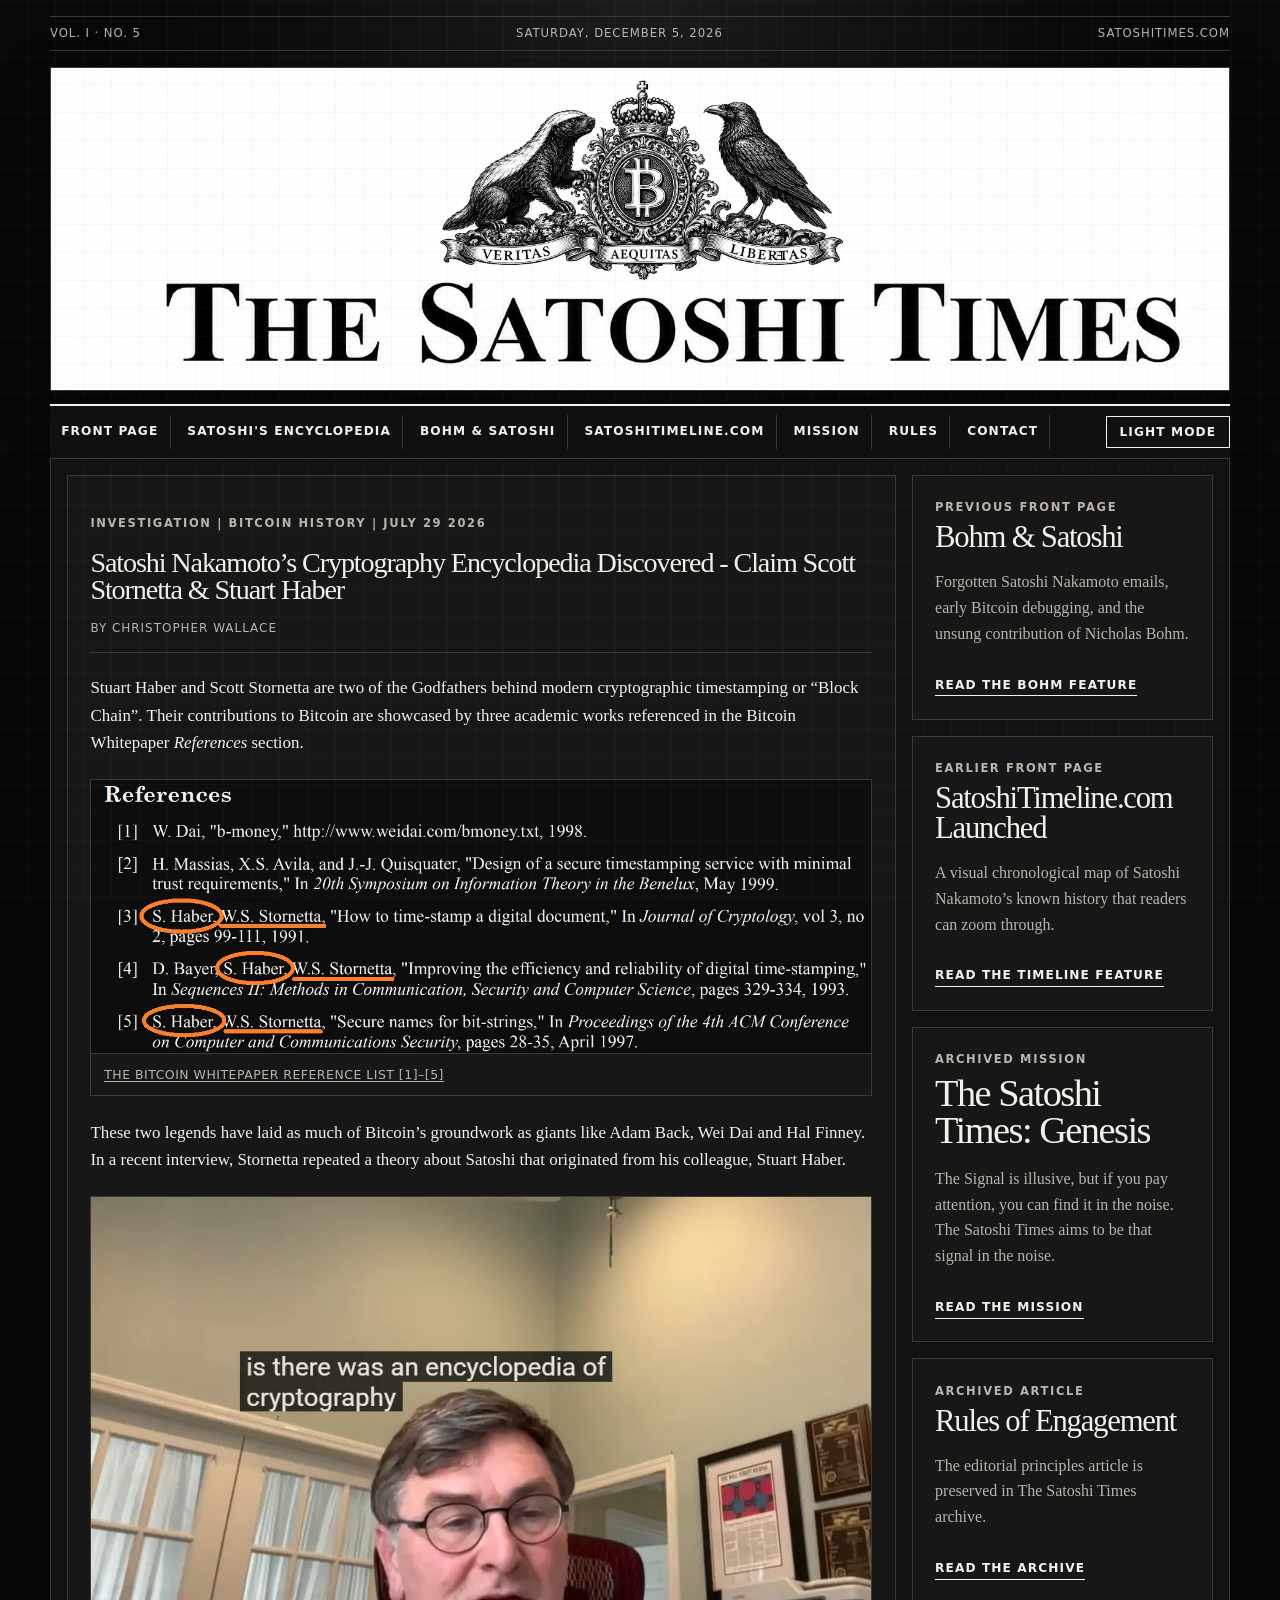
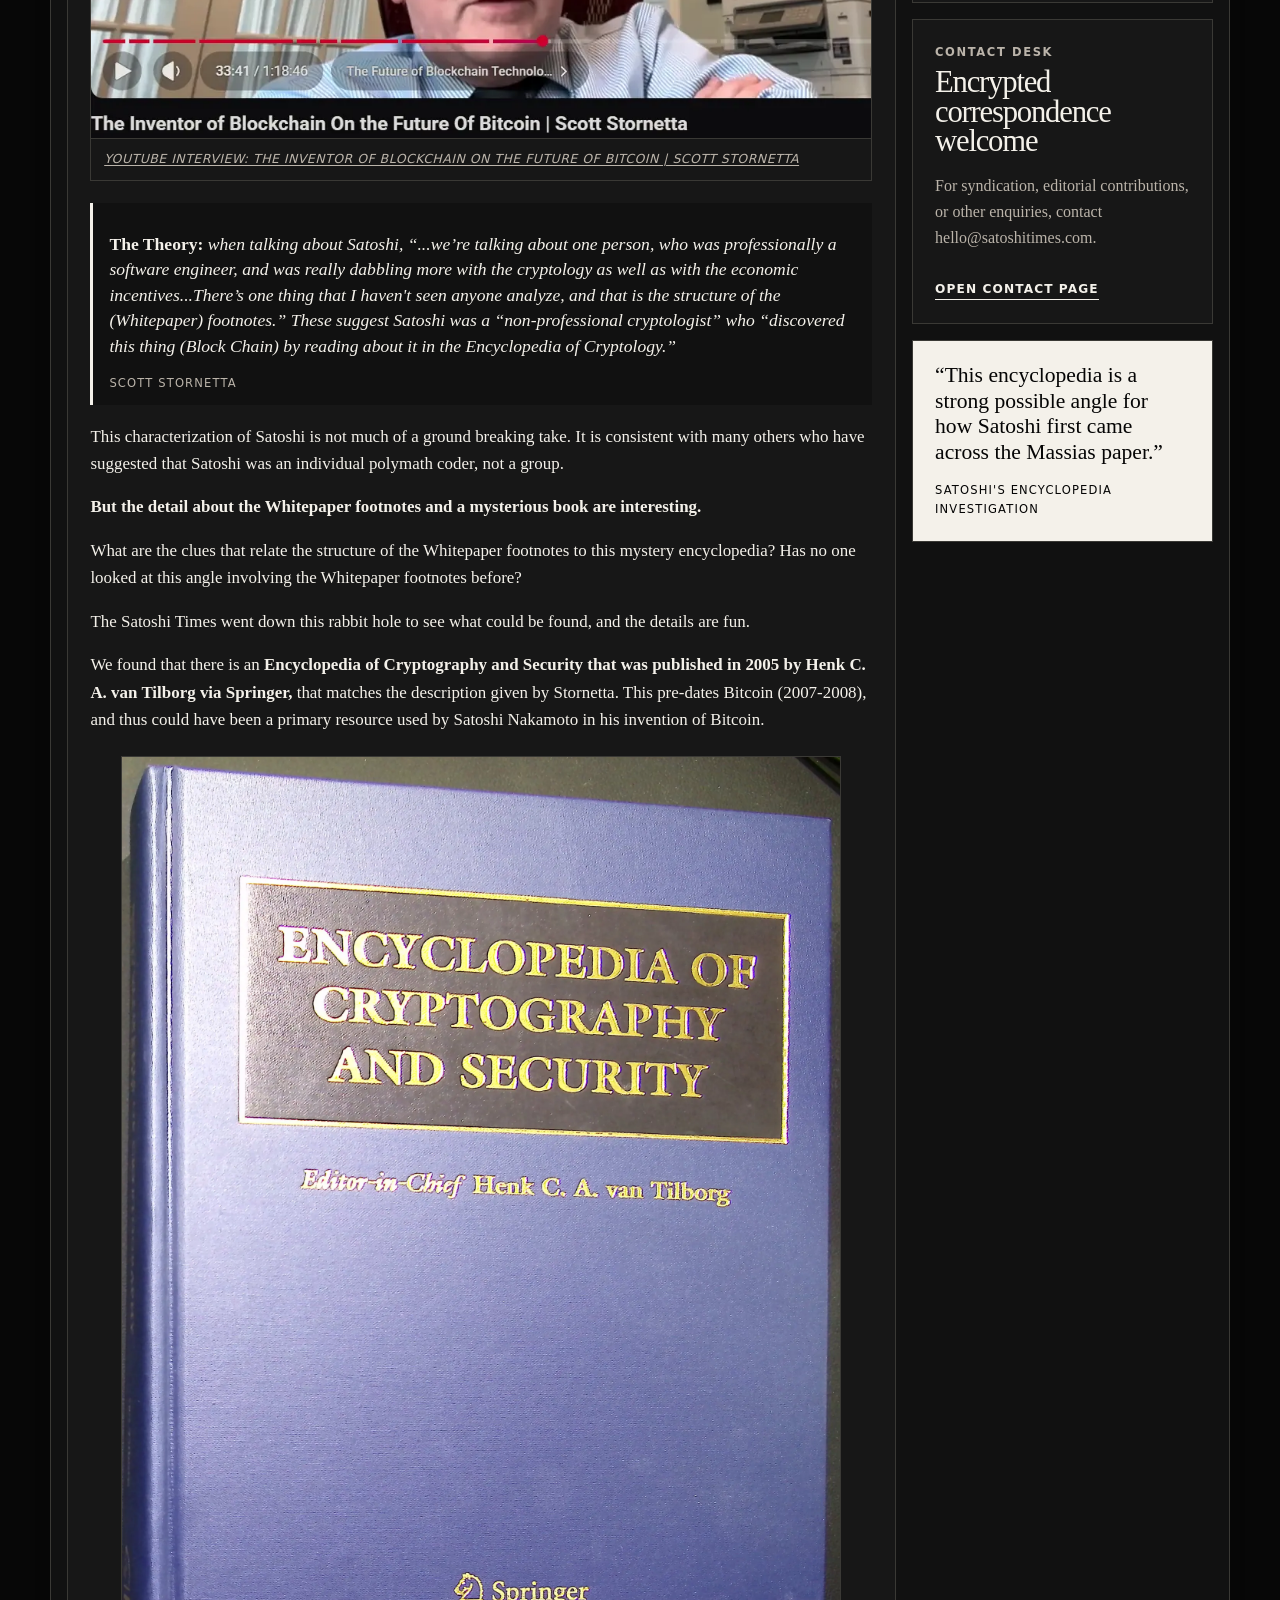
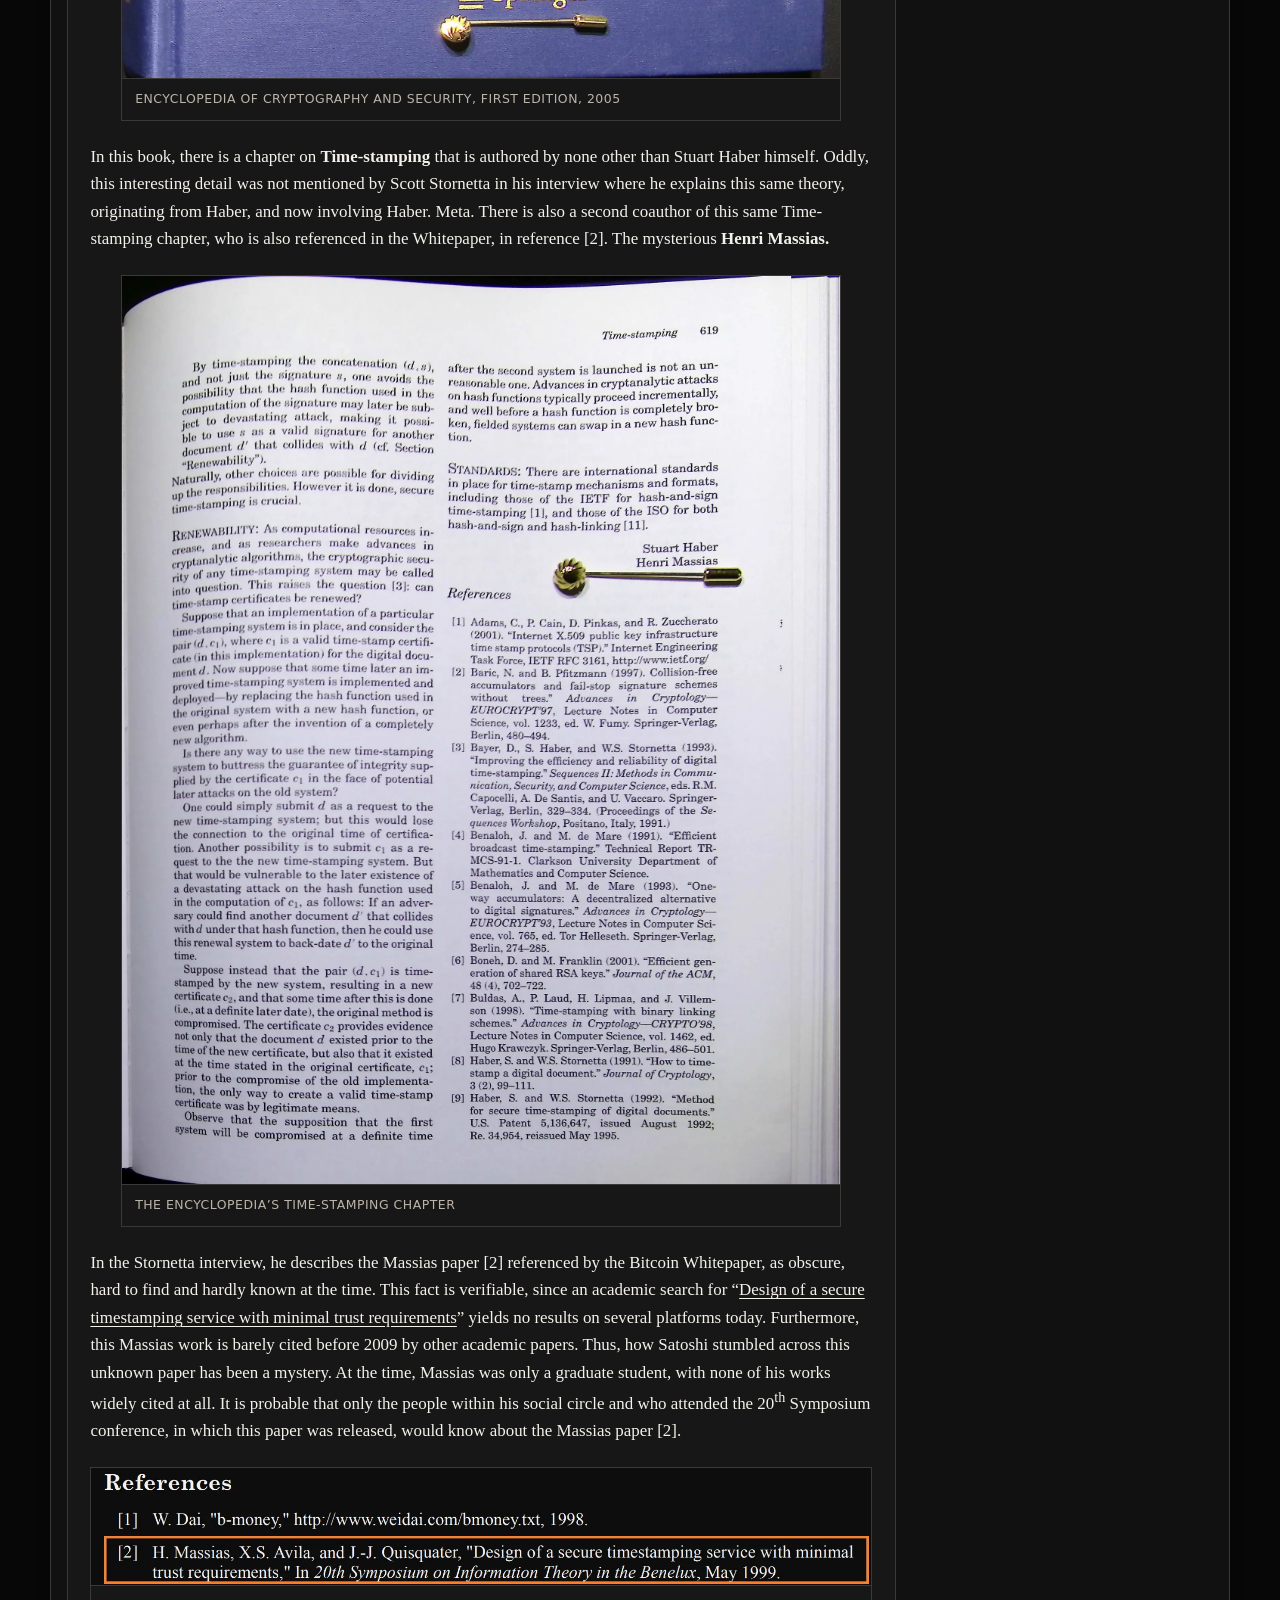
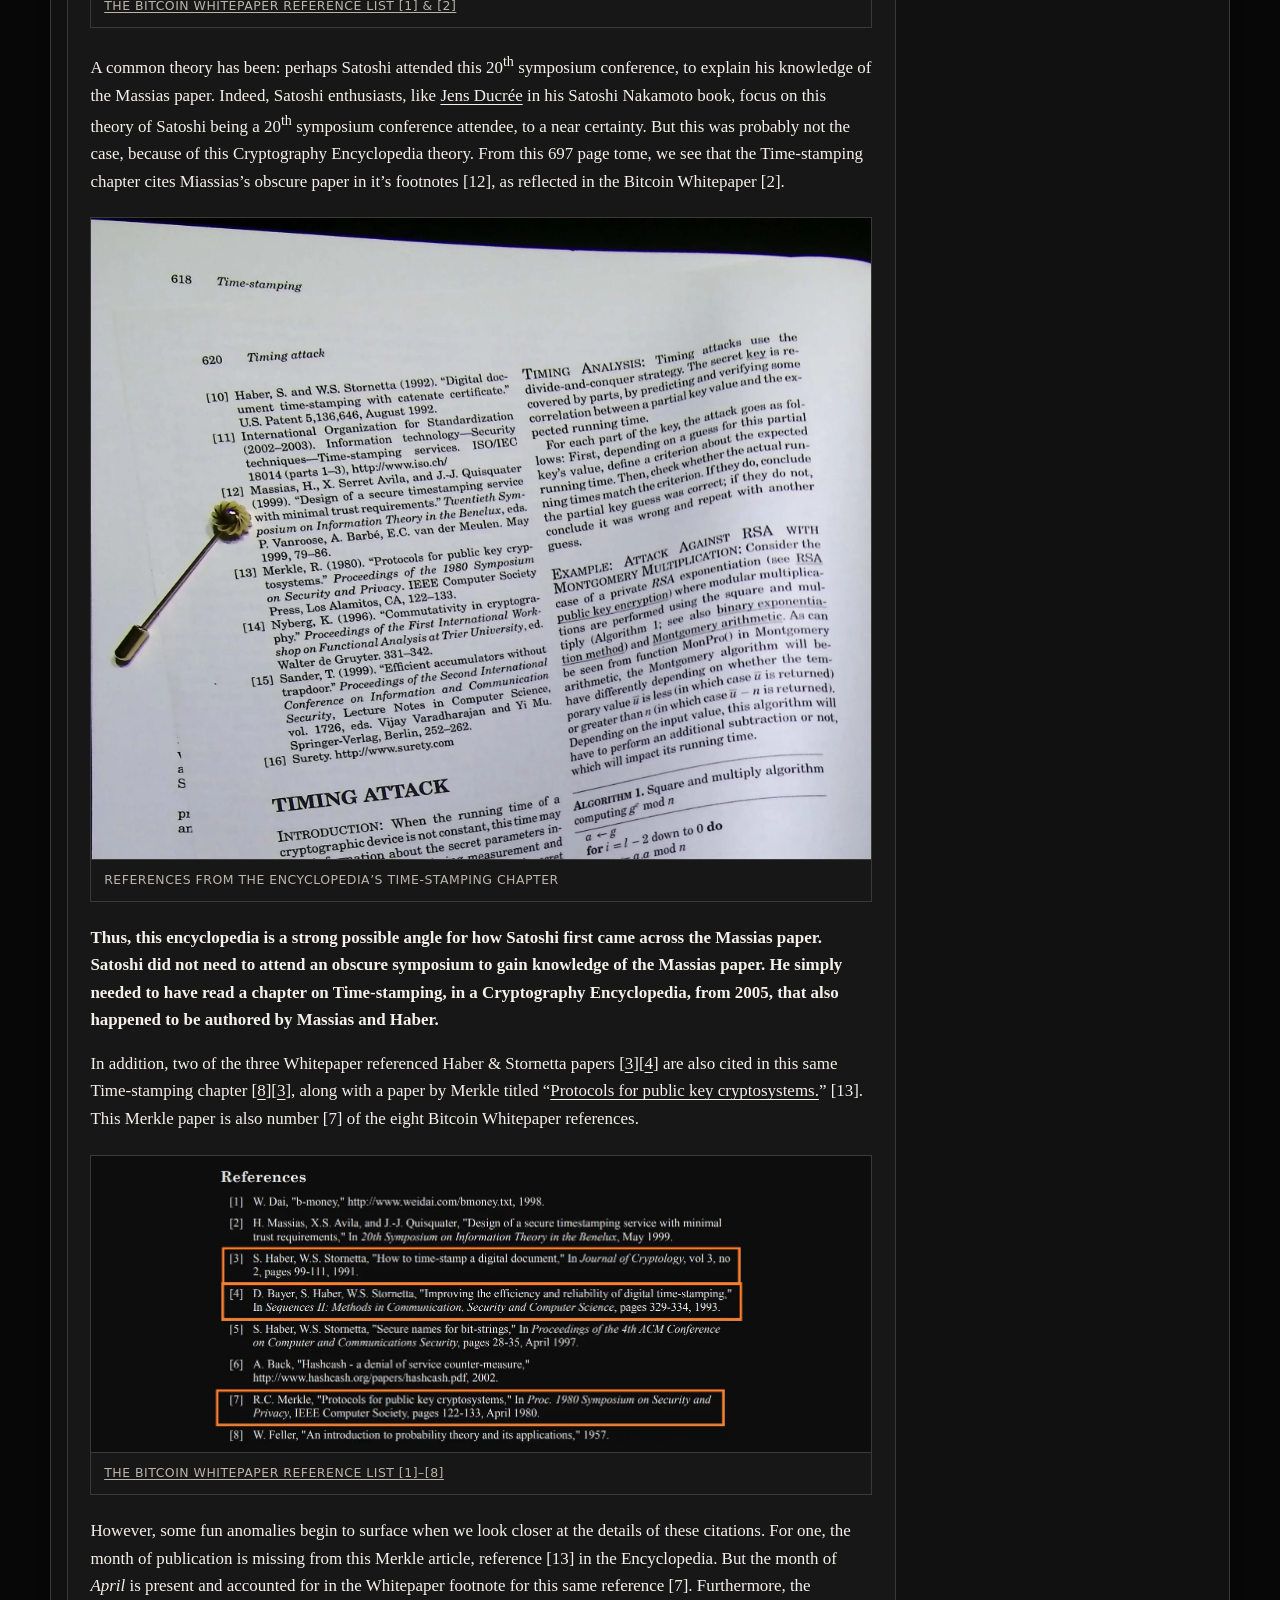
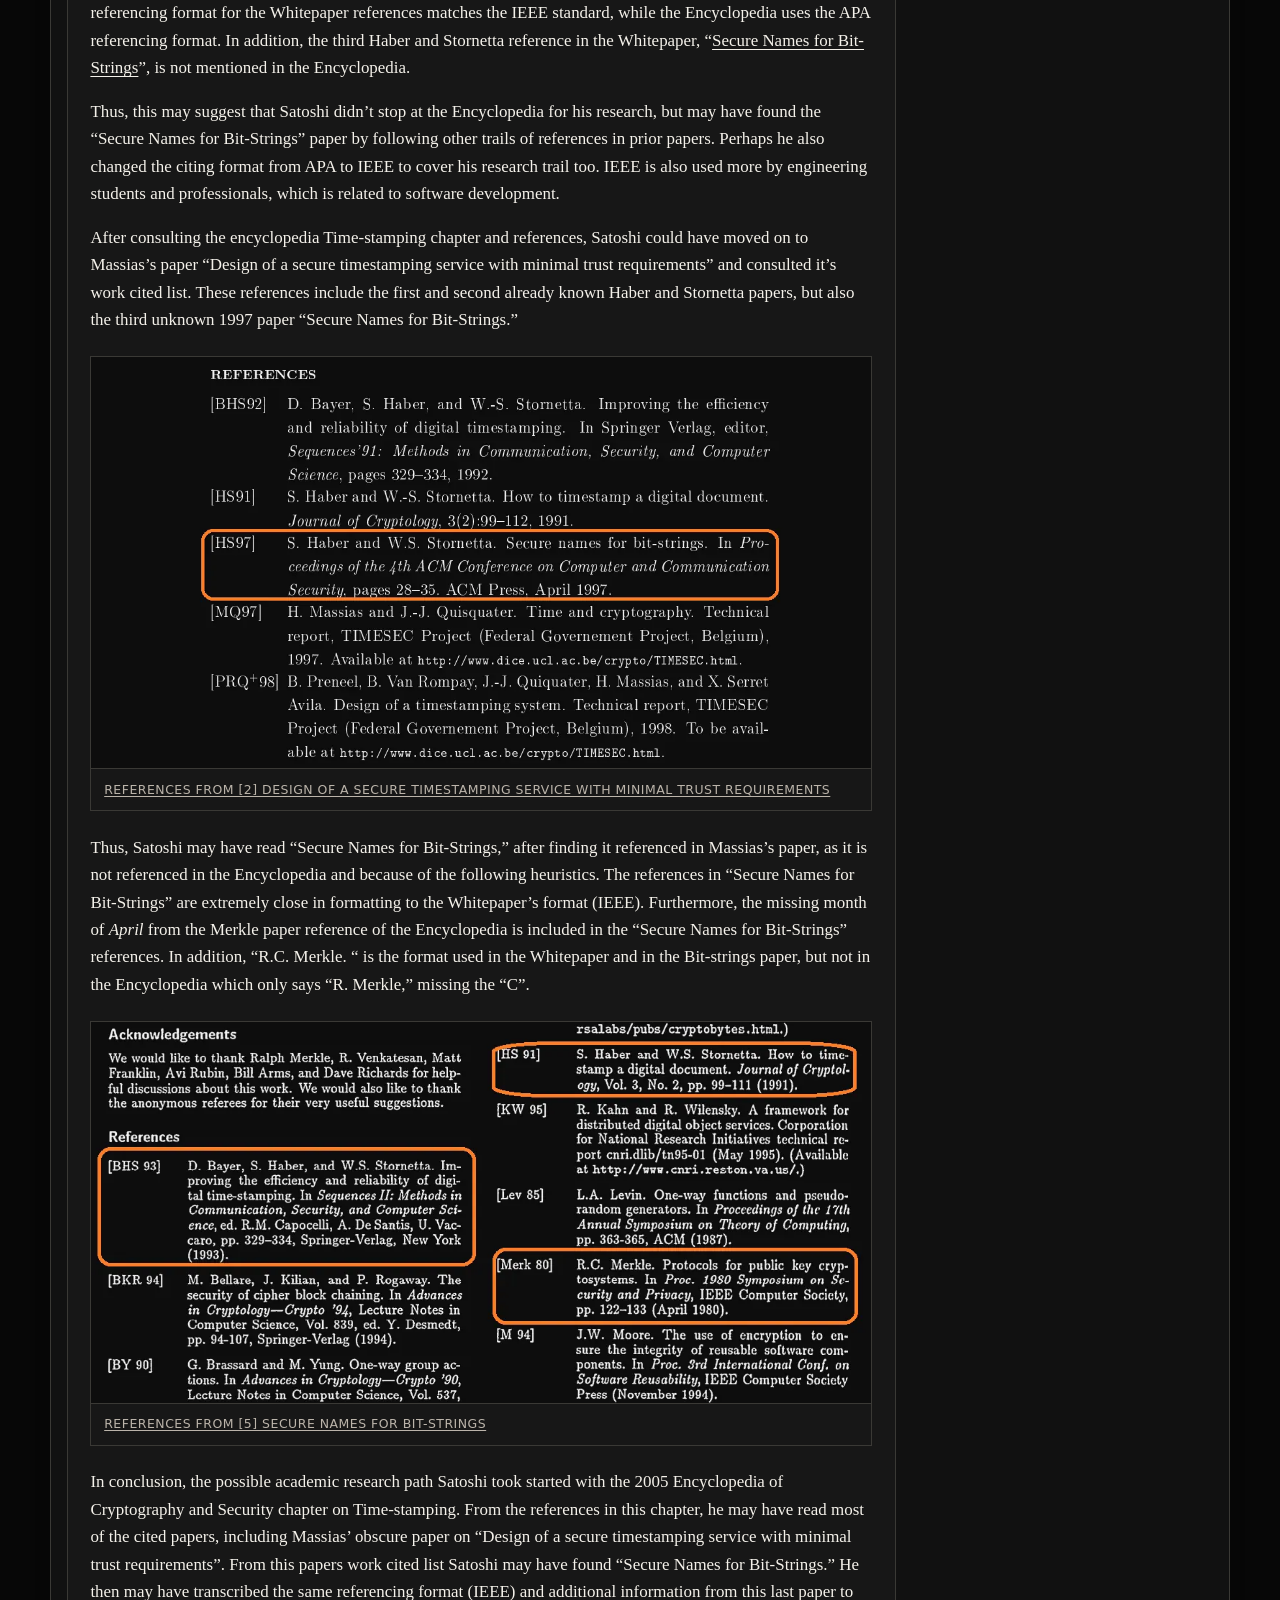
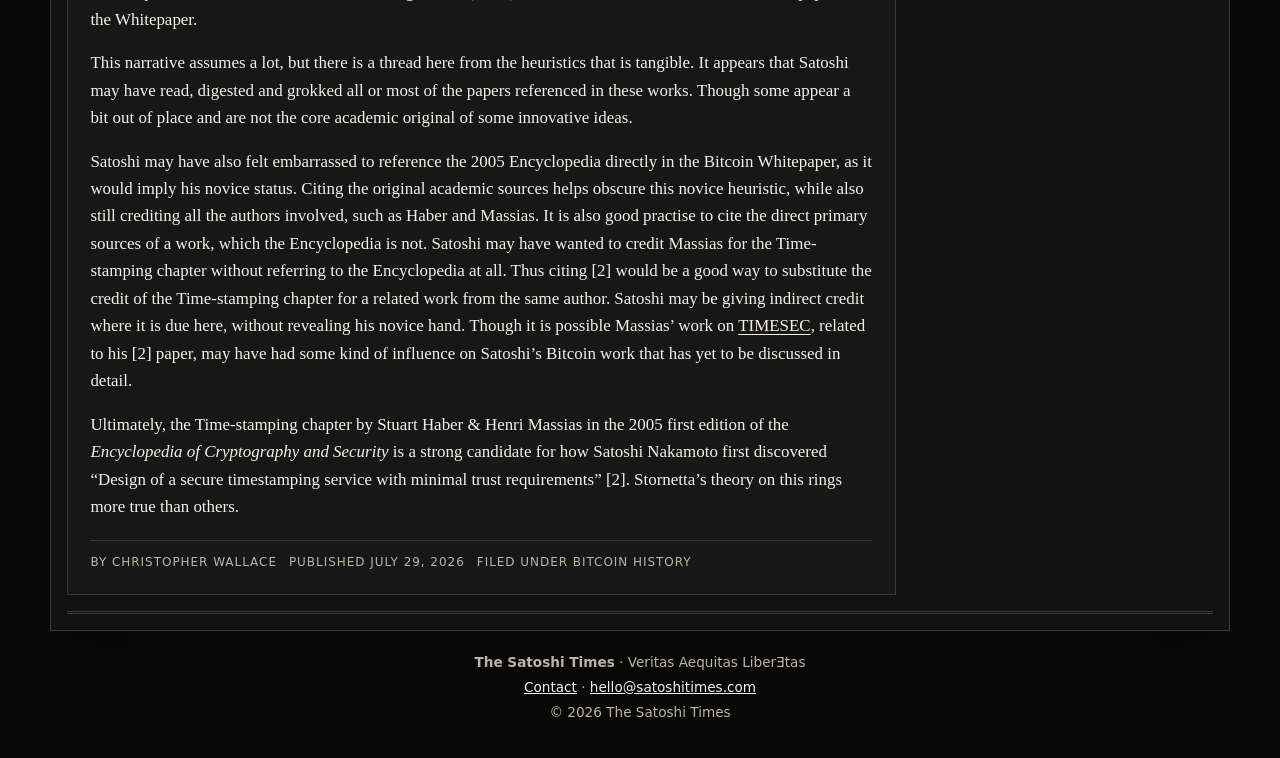
<file: encyclopedia/index.html>
<!doctype html>
<html lang="en" data-theme="dark">
<head>
  <meta charset="utf-8" />
  <meta name="viewport" content="width=device-width, initial-scale=1" />
  <title>Satoshi Nakamoto’s Cryptography Encyclopedia Discovered — The Satoshi Times</title>
  <meta name="description" content="The Satoshi Times investigates whether Satoshi Nakamoto found key Bitcoin timestamping references through the 2005 Encyclopedia of Cryptography and Security." />
  <link rel="canonical" href="https://satoshitimes.com/encyclopedia/" />
  <meta property="og:type" content="article" />
  <meta property="og:title" content="Satoshi Nakamoto’s Cryptography Encyclopedia Discovered" />
  <meta property="og:description" content="A possible research trail from a 2005 cryptography encyclopedia to the timestamping references in the Bitcoin whitepaper." />
  <meta property="og:url" content="https://satoshitimes.com/encyclopedia/" />
  <link rel="stylesheet" href="../styles.css" />
</head>
<body>
  <a class="skip-link" href="#main">Skip to content</a>

  <header class="site-header">
    <div class="utility-bar" aria-label="Edition details">
      <span>Vol. I · No. 5</span>
      <span id="today">Live Edition</span>
      <span>SatoshiTimes.com</span>
    </div>

    <div class="masthead" aria-label="The Satoshi Times masthead">
      <img src="../assets/satoshi-times-banner.jpg" alt="The Satoshi Times banner with the motto Veritas Aequitas LiberƎtas" />
    </div>

    <nav class="section-nav" aria-label="Newspaper sections">
      <a href="../">Front Page</a>
      <a href="../encyclopedia/" aria-current="page">Satoshi's Encyclopedia</a>
      <a href="../bohm/">Bohm &amp; Satoshi</a>
      <a href="../timeline/">SatoshiTimeline.com</a>
      <a href="../mission/">Mission</a>
      <a href="../rules.html">Rules</a>
      <a href="../contact/">Contact</a>
      <button id="themeToggle" class="theme-toggle" type="button" aria-label="Toggle light and dark mode">Light mode</button>
    </nav>
  </header>

  <main id="main" class="page-shell">
    <section class="headline-grid front-page-grid" aria-label="Lead story">
      <article id="lead" class="lead-story article-card prose longform-article">
        <p class="kicker">Investigation | Bitcoin History | July 29 2026</p>
        <h3>Satoshi Nakamoto’s Cryptography Encyclopedia Discovered - Claim Scott Stornetta &amp; Stuart Haber</h3>
        <div class="article-meta article-meta--top">
          <span>By Christopher Wallace</span>
        </div>
        
        <p>Stuart Haber and Scott Stornetta are two of the Godfathers behind modern cryptographic timestamping or “Block Chain”. Their contributions to Bitcoin are showcased by three academic works referenced in the Bitcoin Whitepaper <em>References</em> section.</p>
        
        <figure class="article-figure">
          <img src="../assets/encyclopedia/01-whitepaper-references.webp" alt="The first five references listed in the Bitcoin whitepaper" loading="eager" />
          <figcaption><a href="https://bitcoin.org/bitcoin.pdf" target="_blank" rel="noopener">The Bitcoin Whitepaper Reference List [1]–[5]</a></figcaption>
        </figure>
        
        <p>These two legends have laid as much of Bitcoin’s groundwork as giants like Adam Back, Wei Dai and Hal Finney. In a recent interview, Stornetta repeated a theory about Satoshi that originated from his colleague, Stuart Haber.</p>
        
        <figure class="article-figure">
          <a href="https://youtu.be/_PnPA59HU8Q?si=pbFS1lLyDbh5LFYP&amp;t=1998" target="_blank" rel="noopener">
            <img src="../assets/encyclopedia/02-stornetta-interview.webp" alt="Scott Stornetta discussing whether Satoshi used an encyclopedia of cryptography" loading="lazy" />
          </a>
          <figcaption><a href="https://youtu.be/_PnPA59HU8Q?si=pbFS1lLyDbh5LFYP&amp;t=1998" target="_blank" rel="noopener"><em>YouTube Interview: The Inventor of Blockchain On the Future Of Bitcoin | Scott Stornetta</em></a></figcaption>
        </figure>
        
        <blockquote>
          <p><strong>The Theory:</strong> <em>when talking about Satoshi, “...we’re talking about one person, who was professionally a software engineer, and was really dabbling more with the cryptology as well as with the economic incentives...There’s one thing that I haven't seen anyone analyze, and that is the structure of the (Whitepaper) footnotes.” These suggest Satoshi was a “non-professional cryptologist” who “discovered this thing (Block Chain) by reading about it in the Encyclopedia of Cryptology.”</em></p>
          <cite>Scott Stornetta</cite>
        </blockquote>
        
        <p>This characterization of Satoshi is not much of a ground breaking take. It is consistent with many others who have suggested that Satoshi was an individual polymath coder, not a group.</p>
        
        <p><strong>But the detail about the Whitepaper footnotes and a mysterious book are interesting.</strong></p>
        
        <p>What are the clues that relate the structure of the Whitepaper footnotes to this mystery encyclopedia? Has no one looked at this angle involving the Whitepaper footnotes before?</p>
        
        <p>The Satoshi Times went down this rabbit hole to see what could be found, and the details are fun.</p>
        
        <p>We found that there is an <strong>Encyclopedia of Cryptography and Security that was published in 2005 by Henk C. A. van Tilborg via Springer,</strong> that matches the description given by Stornetta. This pre-dates Bitcoin (2007-2008), and thus could have been a primary resource used by Satoshi Nakamoto in his invention of Bitcoin.</p>
        
        <figure class="article-figure article-figure--portrait">
          <img src="../assets/encyclopedia/03-encyclopedia-cover.webp" alt="Cover of the 2005 Encyclopedia of Cryptography and Security" loading="lazy" />
          <figcaption>Encyclopedia of Cryptography and Security, first edition, 2005</figcaption>
        </figure>
        
        <p>In this book, there is a chapter on <strong>Time-stamping</strong> that is authored by none other than Stuart Haber himself. Oddly, this interesting detail was not mentioned by Scott Stornetta in his interview where he explains this same theory, originating from Haber, and now involving Haber. Meta. There is also a second coauthor of this same Time-stamping chapter, who is also referenced in the Whitepaper, in reference [2]. The mysterious <strong>Henri Massias.</strong></p>

        <figure class="article-figure article-figure--portrait">
          <img src="../assets/encyclopedia/04-timestamping-chapter.webp" alt="A photographed page from the encyclopedia chapter on time-stamping" loading="lazy" />
          <figcaption>The encyclopedia’s Time-stamping chapter</figcaption>
        </figure>
        
        <p>In the Stornetta interview, he describes the Massias paper [2] referenced by the Bitcoin Whitepaper, as obscure, hard to find and hardly known at the time. This fact is verifiable, since an academic search for “<a href="https://cdn.nakamotoinstitute.org/docs/secure-timestamping-service.pdf" target="_blank" rel="noopener">Design of a secure timestamping service with minimal trust requirements</a>” yields no results on several platforms today. Furthermore, this Massias work is barely cited before 2009 by other academic papers. Thus, how Satoshi stumbled across this unknown paper has been a mystery. At the time, Massias was only a graduate student, with none of his works widely cited at all. It is probable that only the people within his social circle and who attended the 20<sup>th</sup> Symposium conference, in which this paper was released, would know about the Massias paper [2].</p>
        
        
        <figure class="article-figure">
          <img src="../assets/encyclopedia/05-whitepaper-references-1-2.webp" alt="The first two references listed in the Bitcoin whitepaper" loading="lazy" />
          <figcaption><a href="https://bitcoin.org/bitcoin.pdf" target="_blank" rel="noopener">The Bitcoin Whitepaper Reference List [1] &amp; [2]</a></figcaption>
        </figure>
        
        <p>A common theory has been: perhaps Satoshi attended this 20<sup>th</sup> symposium conference, to explain his knowledge of the Massias paper. Indeed, Satoshi enthusiasts, like <a href="https://ducree.net/" target="_blank" rel="noopener">Jens Ducrée</a> in his Satoshi Nakamoto book, focus on this theory of Satoshi being a 20<sup>th</sup> symposium conference attendee, to a near certainty. But this was probably not the case, because of this Cryptography Encyclopedia theory. From this 697 page tome, we see that the Time-stamping chapter cites Miassias’s obscure paper in it’s footnotes [12], as reflected in the Bitcoin Whitepaper [2].</p>
        
        <figure class="article-figure">
          <img src="../assets/encyclopedia/06-encyclopedia-references.webp" alt="Photographed encyclopedia pages showing the Time-stamping chapter references" loading="lazy" />
          <figcaption>References from the encyclopedia’s Time-stamping chapter</figcaption>
        </figure>
        
        <p><strong>Thus, this encyclopedia is a strong possible angle for how Satoshi first came across the Massias paper. Satoshi did not need to attend an obscure symposium to gain knowledge of the Massias paper. He simply needed to have read a chapter on Time-stamping, in a Cryptography Encyclopedia, from 2005, that also happened to be authored by Massias and Haber.</strong></p>
        
        <p>In addition, two of the three Whitepaper referenced Haber &amp; Stornetta papers [<a href="https://link.springer.com/article/10.1007/BF00196791" target="_blank" rel="noopener">3</a>][<a href="https://www.math.columbia.edu/~bayer/papers/Timestamp_BHS93.pdf" target="_blank" rel="noopener">4</a>] are also cited in this same Time-stamping chapter [<a href="https://link.springer.com/article/10.1007/BF00196791" target="_blank" rel="noopener">8</a>][<a href="https://www.math.columbia.edu/~bayer/papers/Timestamp_BHS93.pdf" target="_blank" rel="noopener">3</a>], along with a paper by Merkle titled “<a href="https://www.ralphmerkle.com/papers/Protocols.pdf" target="_blank" rel="noopener">Protocols for public key cryptosystems.</a>” [13]. This Merkle paper is also number [7] of the eight Bitcoin Whitepaper references.</p>
        
        <figure class="article-figure">
          <img src="../assets/encyclopedia/07-whitepaper-references-1-8.webp" alt="All eight references listed in the Bitcoin whitepaper" loading="lazy" />
          <figcaption><a href="https://bitcoin.org/bitcoin.pdf" target="_blank" rel="noopener">The Bitcoin Whitepaper Reference List [1]–[8]</a></figcaption>
        </figure>
        
        <p>However, some fun anomalies begin to surface when we look closer at the details of these citations. For one, the month of publication is missing from this Merkle article, reference [13] in the Encyclopedia. But the month of <em>April</em> is present and accounted for in the Whitepaper footnote for this same reference [7]. Furthermore, the referencing format for the Whitepaper references matches the IEEE standard, while the Encyclopedia uses the APA referencing format. In addition, the third Haber and Stornetta reference in the Whitepaper, “<a href="https://dl.acm.org/doi/pdf/10.1145/266420.266430" target="_blank" rel="noopener">Secure Names for Bit-Strings</a>”, is not mentioned in the Encyclopedia.</p>
        
        <p>Thus, this may suggest that Satoshi didn’t stop at the Encyclopedia for his research, but may have found the “Secure Names for Bit-Strings” paper by following other trails of references in prior papers. Perhaps he also changed the citing format from APA to IEEE to cover his research trail too. IEEE is also used more by engineering students and professionals, which is related to software development.</p>
        
        <p>After consulting the encyclopedia Time-stamping chapter and references, Satoshi could have moved on to Massias’s paper “Design of a secure timestamping service with minimal trust requirements” and consulted it’s work cited list. These references include the first and second already known Haber and Stornetta papers, but also the third unknown 1997 paper “Secure Names for Bit-Strings.”</p>
        
        <figure class="article-figure">
          <img src="../assets/encyclopedia/08-massias-paper-references.webp" alt="References from Design of a secure timestamping service with minimal trust requirements" loading="lazy" />
          <figcaption><a href="https://cdn.nakamotoinstitute.org/docs/secure-timestamping-service.pdf" target="_blank" rel="noopener">References From [2] Design of a secure timestamping service with minimal trust requirements</a></figcaption>
        </figure>
        
        <p>Thus, Satoshi may have read “Secure Names for Bit-Strings,” after finding it referenced in Massias’s paper, as it is not referenced in the Encyclopedia and because of the following heuristics. The references in “Secure Names for Bit-Strings” are extremely close in formatting to the Whitepaper’s format (IEEE). Furthermore, the missing month of <em>April</em> from the Merkle paper reference of the Encyclopedia is included in the “Secure Names for Bit-Strings” references. In addition, “R.C. Merkle. “ is the format used in the Whitepaper and in the Bit-strings paper, but not in the Encyclopedia which only says “R. Merkle,” missing the “C”.</p>
        
        <figure class="article-figure">
          <img src="../assets/encyclopedia/09-secure-names-references.webp" alt="References from the paper Secure Names for Bit-Strings" loading="lazy" />
          <figcaption><a href="https://dl.acm.org/doi/pdf/10.1145/266420.266430" target="_blank" rel="noopener">References From [5] Secure Names for Bit-Strings</a></figcaption>
        </figure>
        
        <p>In conclusion, the possible academic research path Satoshi took started with the 2005 Encyclopedia of Cryptography and Security chapter on Time-stamping. From the references in this chapter, he may have read most of the cited papers, including Massias’ obscure paper on “Design of a secure timestamping service with minimal trust requirements”. From this papers work cited list Satoshi may have found “Secure Names for Bit-Strings.” He then may have transcribed the same referencing format (IEEE) and additional information from this last paper to the Whitepaper.</p>
        
        <p>This narrative assumes a lot, but there is a thread here from the heuristics that is tangible. It appears that Satoshi may have read, digested and grokked all or most of the papers referenced in these works. Though some appear a bit out of place and are not the core academic original of some innovative ideas.</p>
        
        <p>Satoshi may have also felt embarrassed to reference the 2005 Encyclopedia directly in the Bitcoin Whitepaper, as it would imply his novice status. Citing the original academic sources helps obscure this novice heuristic, while also still crediting all the authors involved, such as Haber and Massias. It is also good practise to cite the direct primary sources of a work, which the Encyclopedia is not. Satoshi may have wanted to credit Massias for the Time-stamping chapter without referring to the Encyclopedia at all. Thus citing [2] would be a good way to substitute the credit of the Time-stamping chapter for a related work from the same author. Satoshi may be giving indirect credit where it is due here, without revealing his novice hand. Though it is possible Massias’ work on <a href="https://gwern.net/doc/bitcoin/1999-08-17-ucldice-timesec.pdf" target="_blank" rel="noopener">TIMESEC</a>, related to his [2] paper, may have had some kind of influence on Satoshi’s Bitcoin work that has yet to be discussed in detail.</p>
        
        <p>Ultimately, the Time-stamping chapter by Stuart Haber &amp; Henri Massias in the 2005 first edition of the <em>Encyclopedia of Cryptography and Security</em> is a strong candidate for how Satoshi Nakamoto first discovered “Design of a secure timestamping service with minimal trust requirements” [2]. Stornetta’s theory on this rings more true than others.</p>
        
        
        
        <div class="article-meta">
          <span>By Christopher Wallace</span>
          <span>Published July 29, 2026</span>
          <span>Filed under Bitcoin History</span>
        </div>
        
      </article>

      <aside class="front-column sidebar-stack" aria-label="Front page archive">
        <article class="article-card compact">
          <p class="kicker">Previous Front Page</p>
          <h3>Bohm &amp; Satoshi</h3>
          <p>Forgotten Satoshi Nakamoto emails, early Bitcoin debugging, and the unsung contribution of Nicholas Bohm.</p>
          <a class="read-link" href="../bohm/">Read the Bohm feature</a>
        </article>

        <article class="article-card compact">
          <p class="kicker">Earlier Front Page</p>
          <h3>SatoshiTimeline.com Launched</h3>
          <p>A visual chronological map of Satoshi Nakamoto’s known history that readers can zoom through.</p>
          <a class="read-link" href="../timeline/">Read the timeline feature</a>
        </article>

        <article class="article-card compact mission-card">
          <p class="kicker">Archived Mission</p>
          <h2>The Satoshi Times: Genesis</h2>
          <p>The Signal is illusive, but if you pay attention, you can find it in the noise. The Satoshi Times aims to be that signal in the noise.</p>
          <a class="read-link" href="../mission/">Read the mission</a>
        </article>

        <article class="article-card compact">
          <p class="kicker">Archived Article</p>
          <h3>Rules of Engagement</h3>
          <p>The editorial principles article is preserved in The Satoshi Times archive.</p>
          <a class="read-link" href="../rules.html">Read the archive</a>
        </article>

        <article class="article-card compact">
          <p class="kicker">Contact Desk</p>
          <h3>Encrypted correspondence welcome</h3>
          <p>For syndication, editorial contributions, or other enquiries, contact hello@satoshitimes.com.</p>
          <a class="read-link" href="../contact/">Open contact page</a>
        </article>

        <div class="quote-card">
          <p>“This encyclopedia is a strong possible angle for how Satoshi first came across the Massias paper.”</p>
          <span>Satoshi's Encyclopedia Investigation</span>
        </div>
      </aside>
    </section>
  </main>

  <footer class="site-footer">
    <p><strong>The Satoshi Times</strong> · Veritas Aequitas LiberƎtas</p>
    <p><a href="../contact/">Contact</a> · <a href="mailto:hello@satoshitimes.com">hello@satoshitimes.com</a></p>
    <p>© 2026 The Satoshi Times</p>
  </footer>

  <script src="../script.js"></script>
  <script data-goatcounter="https://stimes.goatcounter.com/count" async src="//gc.zgo.at/count.js"></script>
</body>
</html>
</file>
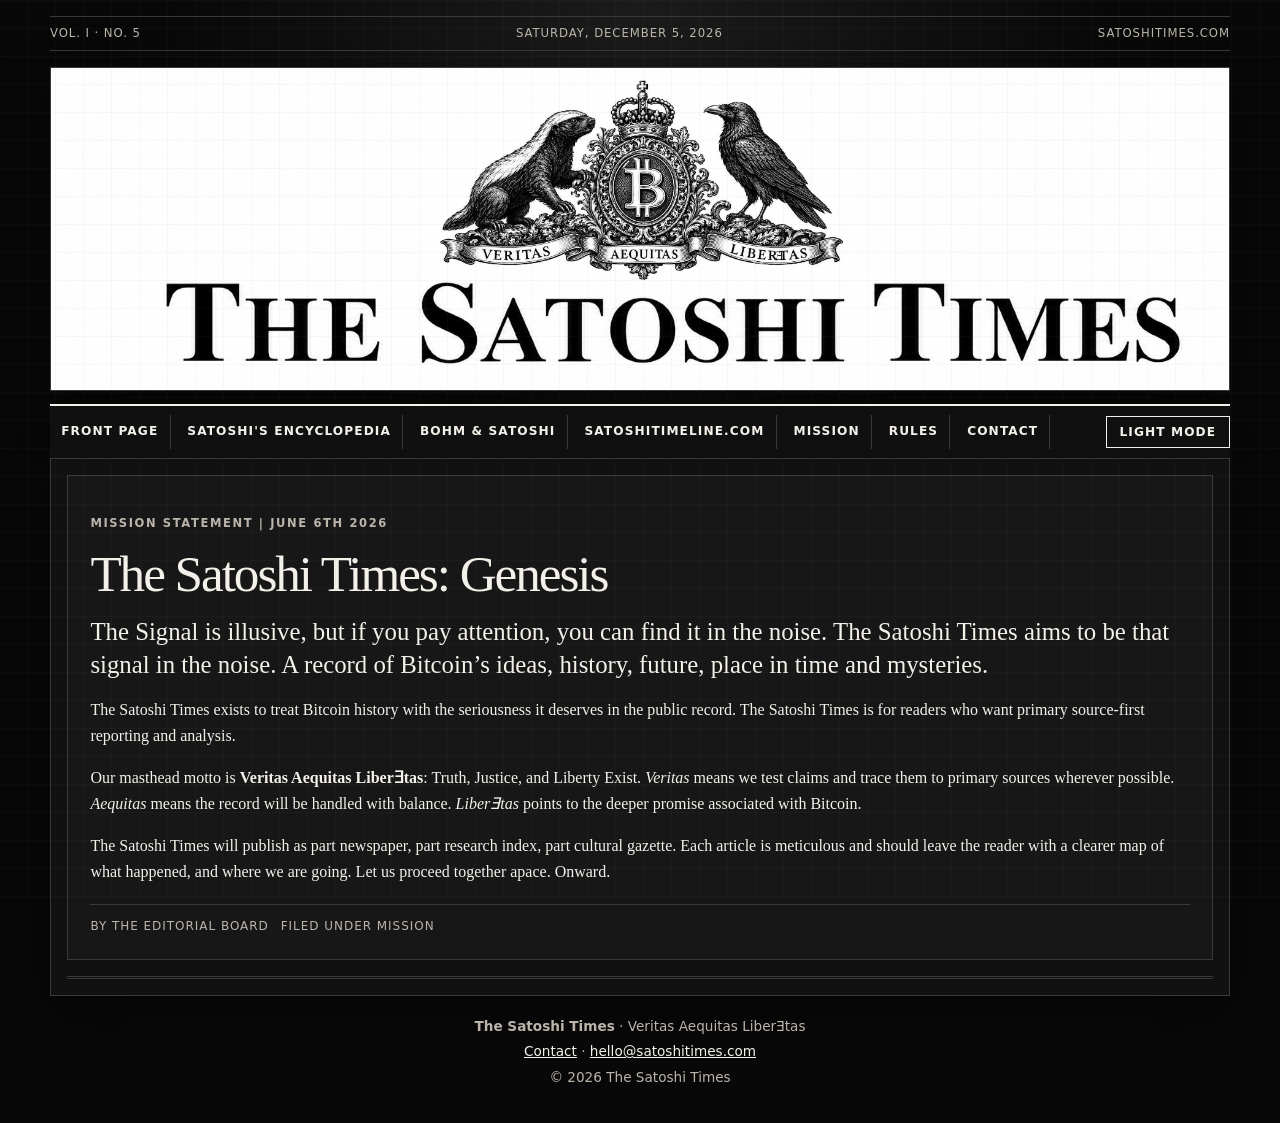
<file: mission/index.html>
<!doctype html>
<html lang="en" data-theme="dark">
<head>
  <meta charset="utf-8" />
  <meta name="viewport" content="width=device-width, initial-scale=1" />
  <title>Mission — The Satoshi Times</title>
  <meta name="description" content="The archived Genesis mission statement for The Satoshi Times." />
  <link rel="stylesheet" href="../styles.css" />
</head>
<body>
  <a class="skip-link" href="#main">Skip to content</a>

  <header class="site-header">
    <div class="utility-bar" aria-label="Edition details">
      <span>Vol. I · No. 5</span>
      <span id="today">Live Edition</span>
      <span>SatoshiTimes.com</span>
    </div>

    <div class="masthead" aria-label="The Satoshi Times masthead">
      <img src="../assets/satoshi-times-banner.jpg" alt="The Satoshi Times banner with the motto Veritas Aequitas LiberƎtas" />
    </div>


    <nav class="section-nav" aria-label="Newspaper sections">
      <a href="../">Front Page</a>
      <a href="../encyclopedia/">Satoshi's Encyclopedia</a>
      <a href="../bohm/">Bohm &amp; Satoshi</a>
      <a href="../timeline/">SatoshiTimeline.com</a>
      <a href="../mission/" aria-current="page">Mission</a>
      <a href="../rules.html">Rules</a>
      <a href="../contact/">Contact</a>
      <button id="themeToggle" class="theme-toggle" type="button" aria-label="Toggle light and dark mode">Light mode</button>
    </nav>
  </header>
  <main id="main" class="page-shell">
    <section class="headline-grid single-column" aria-label="Mission article">
      <article id="mission" class="lead-story article-card prose">
        <p class="kicker">Mission Statement | June 6th 2026</p>
        <h2>The Satoshi Times: Genesis</h2>
        <p class="dek">The Signal is illusive, but if you pay attention, you can find it in the noise. The Satoshi Times aims to be that signal in the noise. A record of Bitcoin’s ideas, history, future, place in time and mysteries.</p>
        <p>The Satoshi Times exists to treat Bitcoin history with the seriousness it deserves in the public record. The Satoshi Times is for readers who want primary source-first reporting and analysis.</p>
        <p>Our masthead motto is <strong>Veritas Aequitas LiberƎtas</strong>: Truth, Justice, and Liberty Exist. <em>Veritas</em> means we test claims and trace them to primary sources wherever possible. <em>Aequitas</em> means the record will be handled with balance. <em>LiberƎtas</em> points to the deeper promise associated with Bitcoin.</p>
        <p>The Satoshi Times will publish as part newspaper, part research index, part cultural gazette. Each article is meticulous and should leave the reader with a clearer map of what happened, and where we are going. Let us proceed together apace. Onward.</p>
        <div class="article-meta">
          <span>By The Editorial Board</span>
          <span>Filed under Mission</span>
        </div>
      </article>
    </section>
  </main>

      <footer class="site-footer">
    <p><strong>The Satoshi Times</strong> · Veritas Aequitas LiberƎtas</p>
    <p><a href="../contact/">Contact</a> · <a href="mailto:hello@satoshitimes.com">hello@satoshitimes.com</a></p>
    <p>© 2026 The Satoshi Times</p>
  </footer>

  <script src="../script.js"></script>
</body>
</html>
</file>
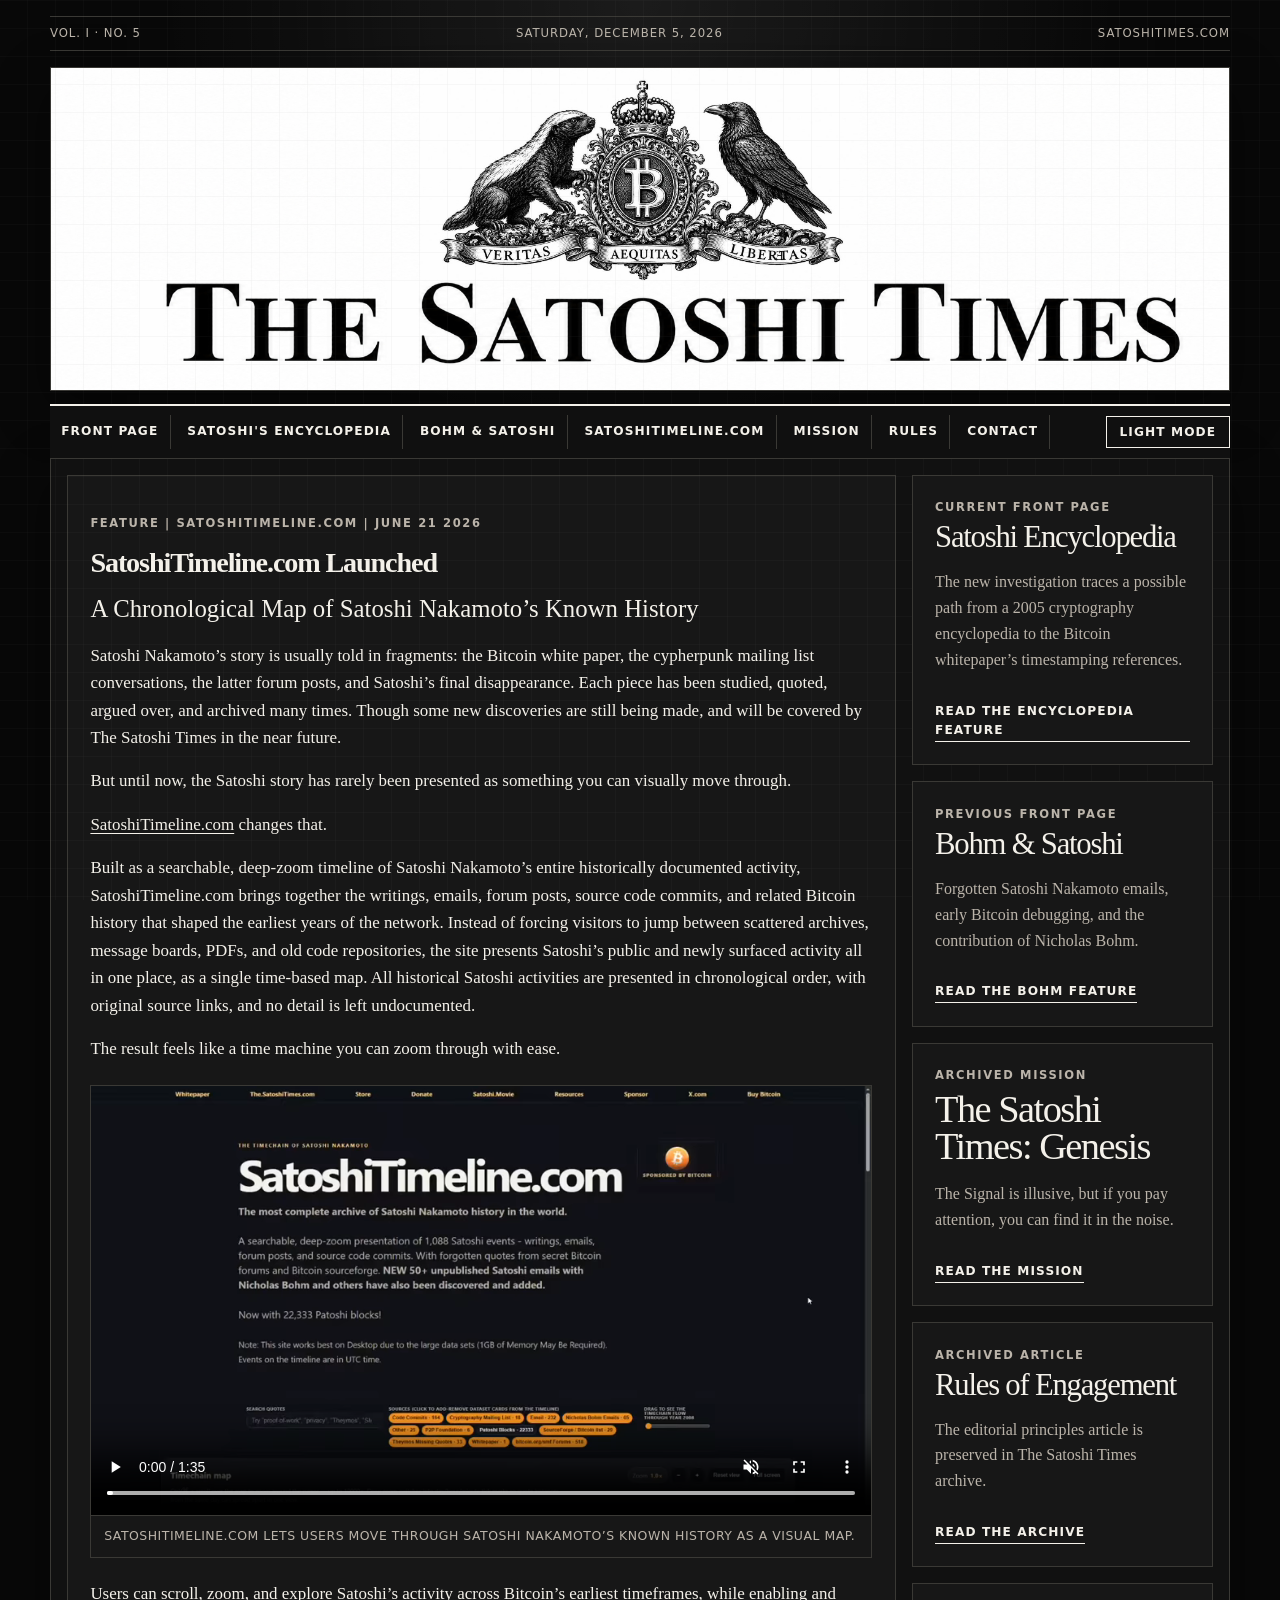
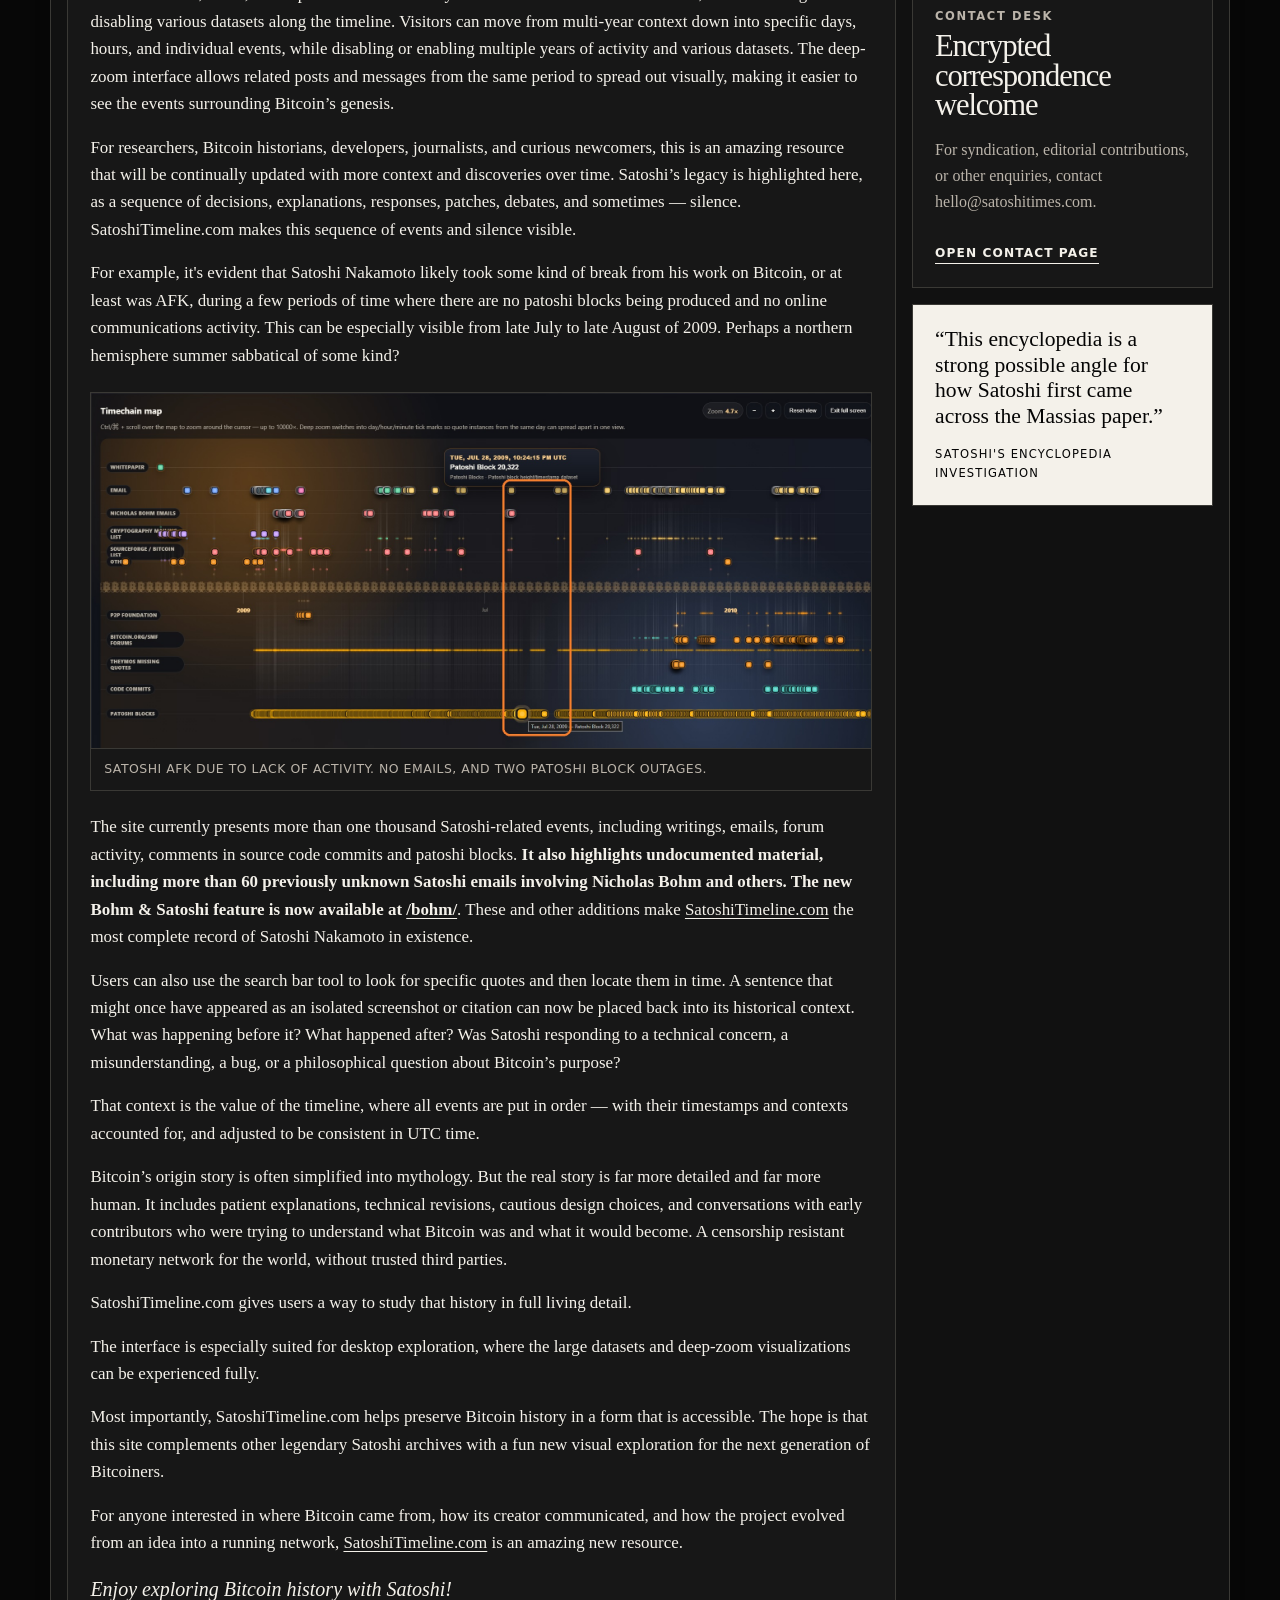
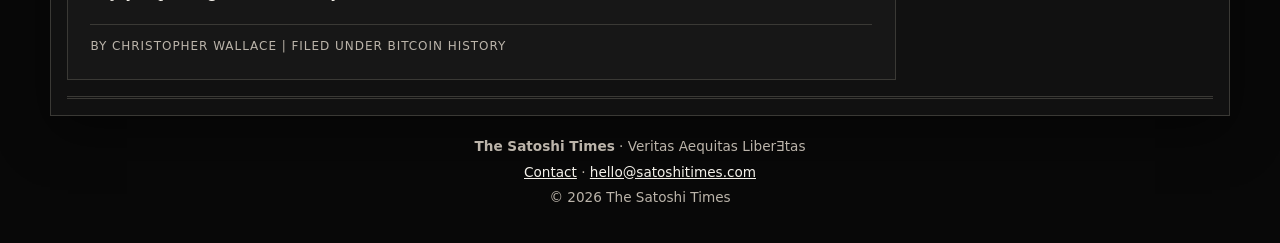
<file: timeline/index.html>
<!doctype html>
<html lang="en" data-theme="dark">
<head>
  <meta charset="utf-8" />
  <meta name="viewport" content="width=device-width, initial-scale=1" />
  <title>SatoshiTimeline.com Launched — The Satoshi Times</title>
  <meta name="description" content="The Satoshi Times introduces SatoshiTimeline.com, a searchable, deep-zoom chronological map of Satoshi Nakamoto’s historically documented activity." />
  <link rel="stylesheet" href="../styles.css" />
</head>
<body>
  <a class="skip-link" href="#main">Skip to content</a>

  <header class="site-header">
    <div class="utility-bar" aria-label="Edition details">
      <span>Vol. I · No. 5</span>
      <span id="today">Live Edition</span>
      <span>SatoshiTimes.com</span>
    </div>

    <div class="masthead" aria-label="The Satoshi Times masthead">
      <img src="../assets/satoshi-times-banner.jpg" alt="The Satoshi Times banner with the motto Veritas Aequitas LiberƎtas" />
    </div>


    <nav class="section-nav" aria-label="Newspaper sections">
      <a href="../">Front Page</a>
      <a href="../encyclopedia/">Satoshi's Encyclopedia</a>
      <a href="../bohm/">Bohm &amp; Satoshi</a>
      <a href="../timeline/" aria-current="page">SatoshiTimeline.com</a>
      <a href="../mission/">Mission</a>
      <a href="../rules.html">Rules</a>
      <a href="../contact/">Contact</a>
      <button id="themeToggle" class="theme-toggle" type="button" aria-label="Toggle light and dark mode">Light mode</button>
    </nav>
  </header>

  <main id="main" class="page-shell">
    <section class="headline-grid front-page-grid" aria-label="Lead story">
      <article id="lead" class="lead-story article-card prose longform-article">
        <p class="kicker">Feature | SatoshiTimeline.com | June 21 2026</p>
        <h3><b>SatoshiTimeline.com Launched</b></h3>
        <p class="dek">A Chronological Map of Satoshi Nakamoto’s Known History</p>
        <p>Satoshi Nakamoto’s story is usually told in fragments: the Bitcoin white paper, the cypherpunk mailing list conversations, the latter forum posts, and Satoshi’s final disappearance. Each piece has been studied, quoted, argued over, and archived many times. Though some new discoveries are still being made, and will be covered by The Satoshi Times in the near future.</p>
        <p>But until now, the Satoshi story has rarely been presented as something you can visually move through.</p>
        <p><a href="https://satoshitimeline.com/" target="_blank" rel="noopener">SatoshiTimeline.com</a> changes that.</p>
        <p>Built as a searchable, deep-zoom timeline of Satoshi Nakamoto’s entire historically documented activity, SatoshiTimeline.com brings together the writings, emails, forum posts, source code commits, and related Bitcoin history that shaped the earliest years of the network. Instead of forcing visitors to jump between scattered archives, message boards, PDFs, and old code repositories, the site presents Satoshi’s public and newly surfaced activity all in one place, as a single time-based map. All historical Satoshi activities are presented in chronological order, with original source links, and no detail is left undocumented.</p>
        <p>The result feels like a time machine you can zoom through with ease.</p>

        <figure class="article-figure timeline-demo">
          <video class="article-video" autoplay muted loop playsinline controls preload="metadata" aria-label="Animated preview of the SatoshiTimeline.com deep-zoom timeline interface">
            <source src="../assets/timeline.webm" type="video/webm" />
            Your browser does not support embedded WebM video. You can still visit SatoshiTimeline.com using the link above.
          </video>
          <figcaption>SatoshiTimeline.com lets users move through Satoshi Nakamoto’s known history as a visual map.</figcaption>
        </figure>

        <p>Users can scroll, zoom, and explore Satoshi’s activity across Bitcoin’s earliest timeframes, while enabling and disabling various datasets along the timeline. Visitors can move from multi-year context down into specific days, hours, and individual events, while disabling or enabling multiple years of activity and various datasets. The deep-zoom interface allows related posts and messages from the same period to spread out visually, making it easier to see the events surrounding Bitcoin’s genesis.</p>
        <p>For researchers, Bitcoin historians, developers, journalists, and curious newcomers, this is an amazing resource that will be continually updated with more context and discoveries over time. Satoshi’s legacy is highlighted here, as a sequence of decisions, explanations, responses, patches, debates, and sometimes — silence. SatoshiTimeline.com makes this sequence of events and silence visible.</p>
        <p>For example, it's evident that Satoshi Nakamoto likely took some kind of break from his work on Bitcoin, or at least was AFK, during a few periods of time where there are no patoshi blocks being produced and no online communications activity. This can be especially visible from late July to late August of 2009. Perhaps a northern hemisphere summer sabbatical of some kind?</p>

        <figure class="article-figure">
          <img src="../assets/satoshivacation.jpg" alt="Satoshi AFK timeline visualization" />
          <figcaption>Satoshi AFK due to lack of activity. No emails, and two patoshi block outages.</figcaption>
        </figure>

        <p>The site currently presents more than one thousand Satoshi-related events, including writings, emails, forum activity, comments in source code commits and patoshi blocks. <b>It also highlights undocumented material, including more than 60 previously unknown Satoshi emails involving Nicholas Bohm and others. The new Bohm &amp; Satoshi feature is now available at <a href="../bohm/">/bohm/</a></b>. These and other additions make <a href="https://satoshitimeline.com/" target="_blank" rel="noopener">SatoshiTimeline.com</a> the most complete record of Satoshi Nakamoto in existence.</p>
        <p>Users can also use the search bar tool to look for specific quotes and then locate them in time. A sentence that might once have appeared as an isolated screenshot or citation can now be placed back into its historical context. What was happening before it? What happened after? Was Satoshi responding to a technical concern, a misunderstanding, a bug, or a philosophical question about Bitcoin’s purpose?</p>
        <p>That context is the value of the timeline, where all events are put in order — with their timestamps and contexts accounted for, and adjusted to be consistent in UTC time.</p>
        <p>Bitcoin’s origin story is often simplified into mythology. But the real story is far more detailed and far more human. It includes patient explanations, technical revisions, cautious design choices, and conversations with early contributors who were trying to understand what Bitcoin was and what it would become. A censorship resistant monetary network for the world, without trusted third parties.</p>
        <p>SatoshiTimeline.com gives users a way to study that history in full living detail.</p>
        <p>The interface is especially suited for desktop exploration, where the large datasets and deep-zoom visualizations can be experienced fully.</p>
        <p>Most importantly, SatoshiTimeline.com helps preserve Bitcoin history in a form that is accessible. The hope is that this site complements other legendary Satoshi archives with a fun new visual exploration for the next generation of Bitcoiners.</p>
        <p>For anyone interested in where Bitcoin came from, how its creator communicated, and how the project evolved from an idea into a running network, <a href="https://satoshitimeline.com/" target="_blank" rel="noopener">SatoshiTimeline.com</a> is an amazing new resource.</p>
        <p class="closing-line">Enjoy exploring Bitcoin history with Satoshi!</p>
        <div class="article-meta">
          <span>By Christopher Wallace | Filed under Bitcoin History</span>
        </div>
      </article>


      <aside class="front-column sidebar-stack" aria-label="Front page archive">
        <article class="article-card compact">
          <p class="kicker">Current Front Page</p>
          <h3>Satoshi Encyclopedia</h3>
          <p>The new investigation traces a possible path from a 2005 cryptography encyclopedia to the Bitcoin whitepaper’s timestamping references.</p>
          <a class="read-link" href="../encyclopedia/">Read the encyclopedia feature</a>
        </article>

        <article class="article-card compact">
          <p class="kicker">Previous Front Page</p>
          <h3>Bohm &amp; Satoshi</h3>
          <p>Forgotten Satoshi Nakamoto emails, early Bitcoin debugging, and the contribution of Nicholas Bohm.</p>
          <a class="read-link" href="../bohm/">Read the Bohm feature</a>
        </article>

        <article class="article-card compact mission-card">
          <p class="kicker">Archived Mission</p>
          <h2>The Satoshi Times: Genesis</h2>
          <p>The Signal is illusive, but if you pay attention, you can find it in the noise.</p>
          <a class="read-link" href="../mission/">Read the mission</a>
        </article>

        <article class="article-card compact">
          <p class="kicker">Archived Article</p>
          <h3>Rules of Engagement</h3>
          <p>The editorial principles article is preserved in The Satoshi Times archive.</p>
          <a class="read-link" href="../rules.html">Read the archive</a>
        </article>

        <article class="article-card compact">
          <p class="kicker">Contact Desk</p>
          <h3>Encrypted correspondence welcome</h3>
          <p>For syndication, editorial contributions, or other enquiries, contact hello@satoshitimes.com.</p>
          <a class="read-link" href="../contact/">Open contact page</a>
        </article>

        <div class="quote-card">
          <p>“This encyclopedia is a strong possible angle for how Satoshi first came across the Massias paper.”</p>
          <span>Satoshi's Encyclopedia investigation</span>
        </div>
      </aside>
    </section>
  </main>

      <footer class="site-footer">
    <p><strong>The Satoshi Times</strong> · Veritas Aequitas LiberƎtas</p>
    <p><a href="../contact/">Contact</a> · <a href="mailto:hello@satoshitimes.com">hello@satoshitimes.com</a></p>
    <p>© 2026 The Satoshi Times</p>
  </footer>

  <script src="../script.js"></script>

  <script data-goatcounter="https://stimes.goatcounter.com/count"
        async src="//gc.zgo.at/count.js"></script>
</body>
</html>
</file>
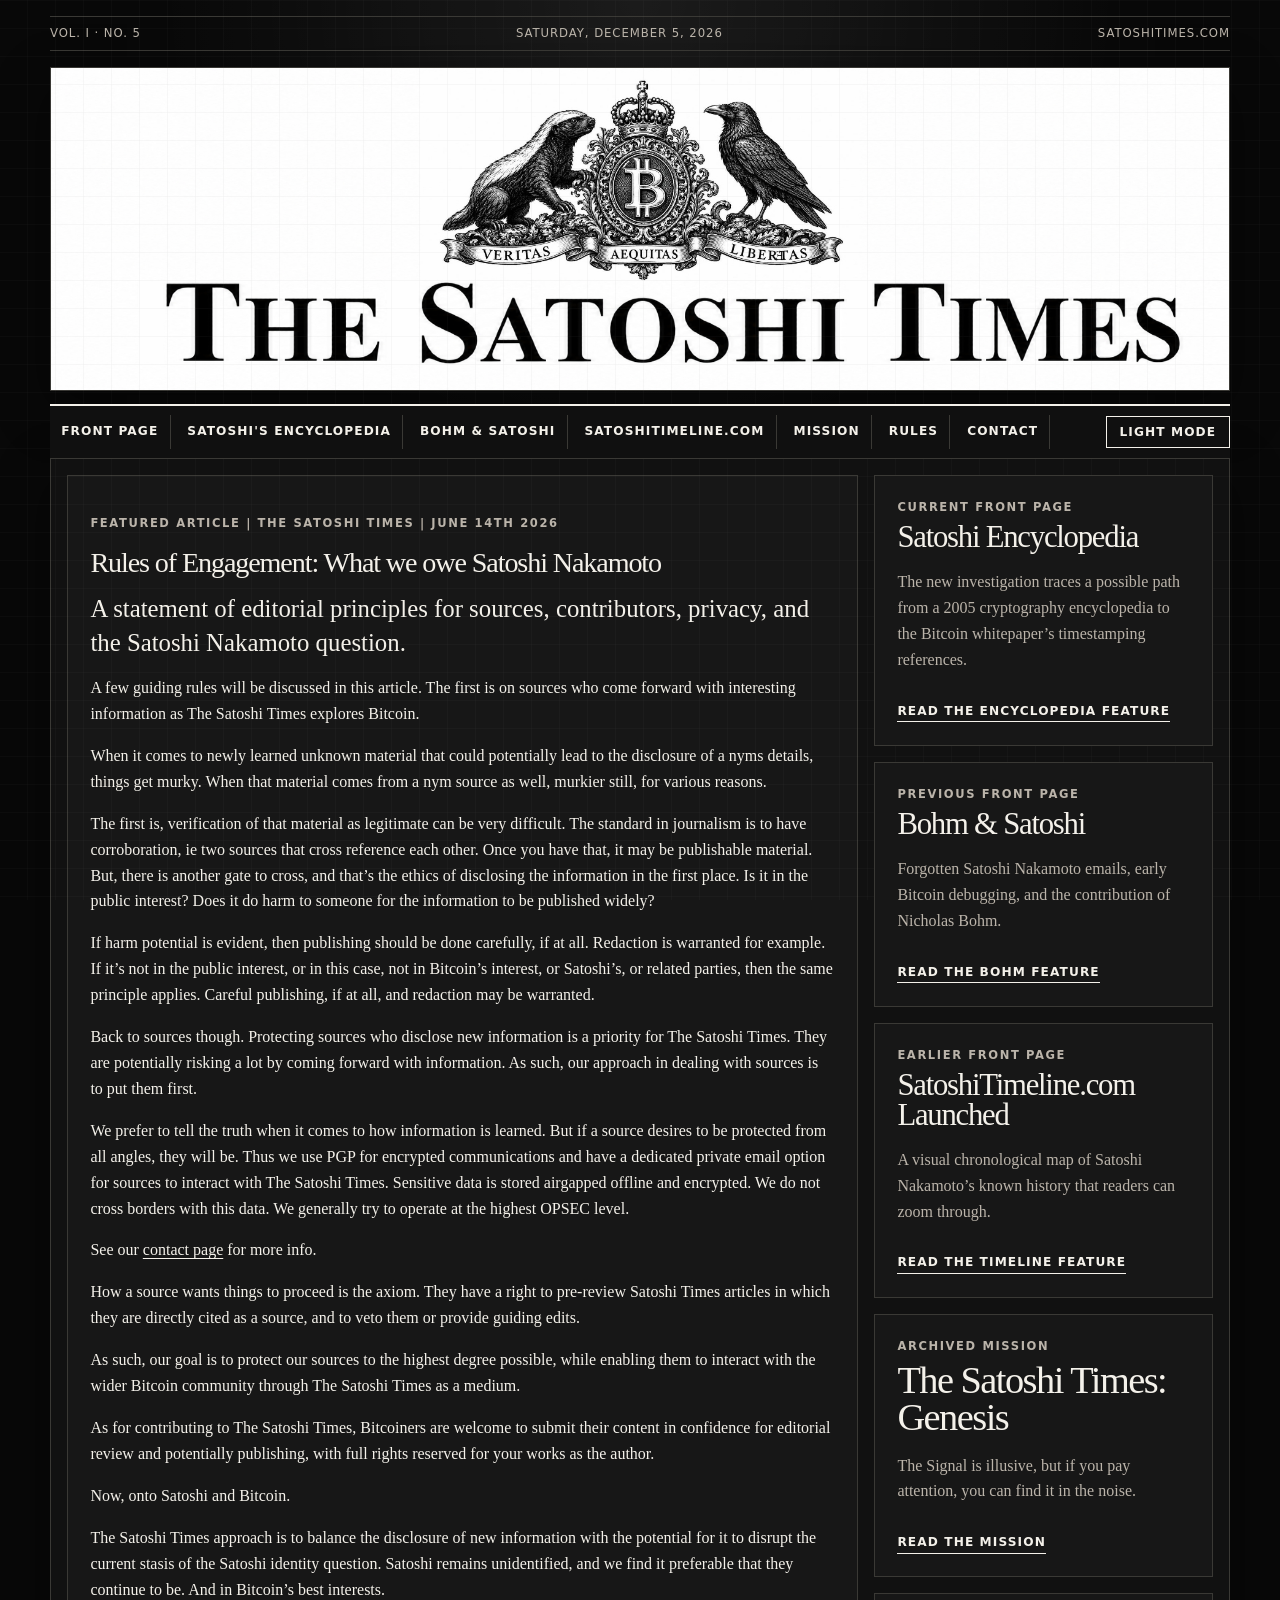
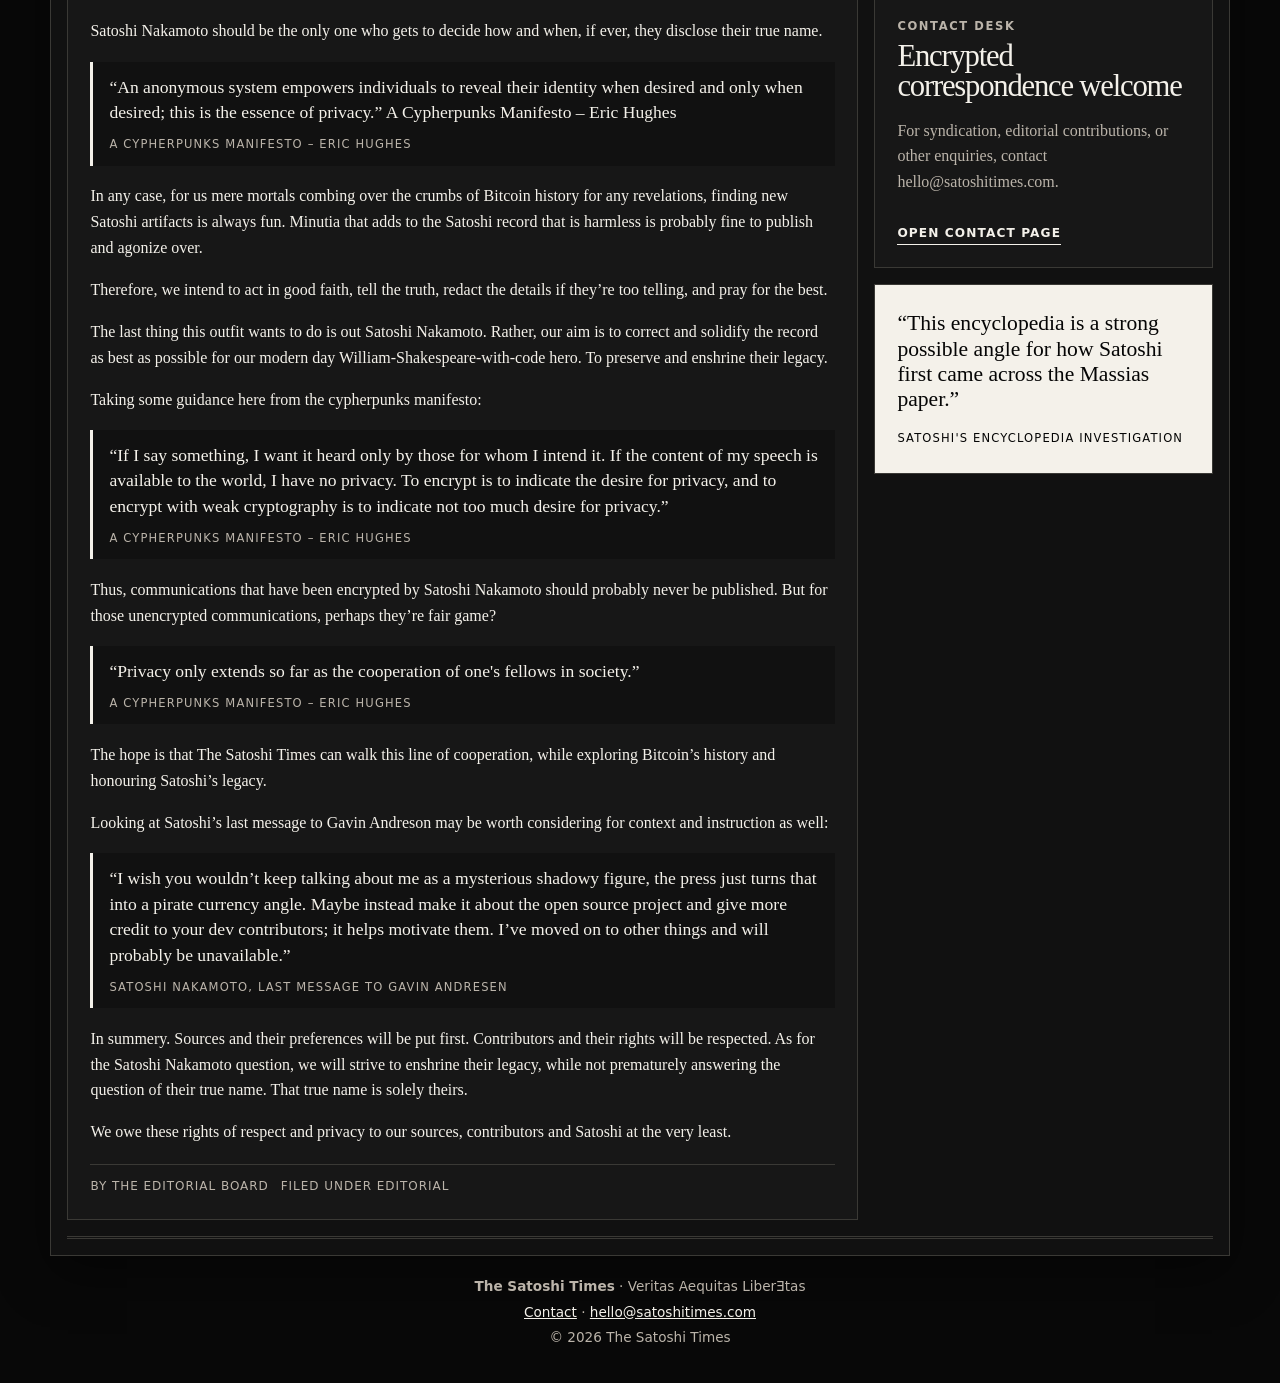
<file: rules.html>
<!doctype html>
<html lang="en" data-theme="dark">
<head>
  <meta charset="utf-8" />
  <meta name="viewport" content="width=device-width, initial-scale=1" />
  <title>Rules of Engagement — The Satoshi Times</title>
  <meta name="description" content="The Satoshi Times rules page featuring Rules of Engagement: What do we owe Satoshi Nakamoto?" />
  <link rel="stylesheet" href="styles.css" />
</head>
<body>
  <a class="skip-link" href="#main">Skip to content</a>

  <header class="site-header">
    <div class="utility-bar" aria-label="Edition details">
      <span>Vol. I · No. 5</span>
      <span id="today">Archive Edition</span>
      <span>SatoshiTimes.com</span>
    </div>

    <div class="masthead" aria-label="The Satoshi Times masthead">
      <img src="assets/satoshi-times-banner.jpg" alt="The Satoshi Times banner with the motto Veritas Aequitas LiberƎtas" />
    </div>


    <nav class="section-nav" aria-label="Newspaper sections">
      <a href="./">Front Page</a>
      <a href="encyclopedia/">Satoshi's Encyclopedia</a>
      <a href="bohm/">Bohm &amp; Satoshi</a>
      <a href="timeline/">SatoshiTimeline.com</a>
      <a href="mission/">Mission</a>
      <a href="rules.html" aria-current="page">Rules</a>
      <a href="contact/">Contact</a>
      <button id="themeToggle" class="theme-toggle" type="button" aria-label="Toggle light and dark mode">Light mode</button>
    </nav>
  </header>
  <main id="main" class="page-shell">
    <section class="headline-grid" aria-label="Lead story">
      <article class="lead-story article-card prose">

        <p class="kicker">Featured Article | The Satoshi Times | June 14th 2026</p>
        <h3>Rules of Engagement: What we owe Satoshi Nakamoto</h3>
        <p class="dek">A statement of editorial principles for sources, contributors, privacy, and the Satoshi Nakamoto question.</p>
        <p>A few guiding rules will be discussed in this article. The first is on sources who come forward with interesting information as The Satoshi Times explores Bitcoin.</p>
        <p>When it comes to newly learned unknown material that could potentially lead to the disclosure of a nyms details, things get murky. When that material comes from a nym source as well, murkier still, for various reasons.</p>
        <p>The first is, verification of that material as legitimate can be very difficult. The standard in journalism is to have corroboration, ie two sources that cross reference each other. Once you have that, it may be publishable material. But, there is another gate to cross, and that’s the ethics of disclosing the information in the first place. Is it in the public interest? Does it do harm to someone for the information to be published widely?</p>
        <p>If harm potential is evident, then publishing should be done carefully, if at all. Redaction is warranted for example. If it’s not in the public interest, or in this case, not in Bitcoin’s interest, or Satoshi’s, or related parties, then the same principle applies. Careful publishing, if at all, and redaction may be warranted.</p>
        <p>Back to sources though. Protecting sources who disclose new information is a priority for The Satoshi Times. They are potentially risking a lot by coming forward with information. As such, our approach in dealing with sources is to put them first.</p>
        <p>We prefer to tell the truth when it comes to how information is learned. But if a source desires to be protected from all angles, they will be. Thus we use PGP for encrypted communications and have a dedicated private email option for sources to interact with The Satoshi Times. Sensitive data is stored airgapped offline and encrypted. We do not cross borders with this data. We generally try to operate at the highest OPSEC level.</p>
        <p>See our <a href="contact/">contact page</a> for more info.</p>
        <p>How a source wants things to proceed is the axiom. They have a right to pre-review Satoshi Times articles in which they are directly cited as a source, and to veto them or provide guiding edits.</p>
        <p>As such, our goal is to protect our sources to the highest degree possible, while enabling them to interact with the wider Bitcoin community through The Satoshi Times as a medium.</p>
        <p>As for contributing to The Satoshi Times, Bitcoiners are welcome to submit their content in confidence for editorial review and potentially publishing, with full rights reserved for your works as the author.</p>
        <p>Now, onto Satoshi and Bitcoin.</p>
        <p>The Satoshi Times approach is to balance the disclosure of new information with the potential for it to disrupt the current stasis of the Satoshi identity question. Satoshi remains unidentified, and we find it preferable that they continue to be. And in Bitcoin’s best interests.</p>
        <p>Satoshi Nakamoto should be the only one who gets to decide how and when, if ever, they disclose their true name.</p>
        <blockquote>“An anonymous system empowers individuals to reveal their identity when desired and only when desired; this is the essence of privacy.” A Cypherpunks Manifesto – Eric Hughes<cite>A Cypherpunks Manifesto – Eric Hughes</cite></blockquote>
        <p>In any case, for us mere mortals combing over the crumbs of Bitcoin history for any revelations, finding new Satoshi artifacts is always fun. Minutia that adds to the Satoshi record that is harmless is probably fine to publish and agonize over.</p>
        <p>Therefore, we intend to act in good faith, tell the truth, redact the details if they’re too telling, and pray for the best.</p>
        <p>The last thing this outfit wants to do is out Satoshi Nakamoto. Rather, our aim is to correct and solidify the record as best as possible for our modern day William-Shakespeare-with-code hero. To preserve and enshrine their legacy.</p>
        <p>Taking some guidance here from the cypherpunks manifesto:</p>
        <blockquote>“If I say something, I want it heard only by those for whom I intend it. If the content of my speech is available to the world, I have no privacy. To encrypt is to indicate the desire for privacy, and to encrypt with weak cryptography is to indicate not too much desire for privacy.”<cite>A Cypherpunks Manifesto – Eric Hughes</cite></blockquote>
        <p>Thus, communications that have been encrypted by Satoshi Nakamoto should probably never be published. But for those unencrypted communications, perhaps they’re fair game?</p>
        <blockquote>“Privacy only extends so far as the cooperation of one&#x27;s fellows in society.”<cite>A Cypherpunks Manifesto – Eric Hughes</cite></blockquote>
        <p>The hope is that The Satoshi Times can walk this line of cooperation, while exploring Bitcoin’s history and honouring Satoshi’s legacy.</p>
        <p>Looking at Satoshi’s last message to Gavin Andreson may be worth considering for context and instruction as well:</p>
        <blockquote>“I wish you wouldn’t keep talking about me as a mysterious shadowy figure, the press just turns that into a pirate currency angle. Maybe instead make it about the open source project and give more credit to your dev contributors; it helps motivate them. I’ve moved on to other things and will probably be unavailable.”<cite>Satoshi Nakamoto, last message to Gavin Andresen</cite></blockquote>
        <p>In summery. Sources and their preferences will be put first. Contributors and their rights will be respected. As for the Satoshi Nakamoto question, we will strive to enshrine their legacy, while not prematurely answering the question of their true name. That true name is solely theirs.</p>
        <p>We owe these rights of respect and privacy to our sources, contributors and Satoshi at the very least.</p>
        <div class="article-meta">
          <span>By The Editorial Board</span>
          <span>Filed under Editorial</span>
        </div>

      </article>


      <aside class="front-column sidebar-stack" aria-label="Front page archive">
        <article class="article-card compact">
          <p class="kicker">Current Front Page</p>
          <h3>Satoshi Encyclopedia</h3>
          <p>The new investigation traces a possible path from a 2005 cryptography encyclopedia to the Bitcoin whitepaper’s timestamping references.</p>
          <a class="read-link" href="encyclopedia/">Read the encyclopedia feature</a>
        </article>

        <article class="article-card compact">
          <p class="kicker">Previous Front Page</p>
          <h3>Bohm &amp; Satoshi</h3>
          <p>Forgotten Satoshi Nakamoto emails, early Bitcoin debugging, and the contribution of Nicholas Bohm.</p>
          <a class="read-link" href="bohm/">Read the Bohm feature</a>
        </article>

        <article class="article-card compact">
          <p class="kicker">Earlier Front Page</p>
          <h3>SatoshiTimeline.com Launched</h3>
          <p>A visual chronological map of Satoshi Nakamoto’s known history that readers can zoom through.</p>
          <a class="read-link" href="timeline/">Read the timeline feature</a>
        </article>

        <article class="article-card compact mission-card">
          <p class="kicker">Archived Mission</p>
          <h2>The Satoshi Times: Genesis</h2>
          <p>The Signal is illusive, but if you pay attention, you can find it in the noise.</p>
          <a class="read-link" href="mission/">Read the mission</a>
        </article>

        <article class="article-card compact">
          <p class="kicker">Contact Desk</p>
          <h3>Encrypted correspondence welcome</h3>
          <p>For syndication, editorial contributions, or other enquiries, contact hello@satoshitimes.com.</p>
          <a class="read-link" href="contact/">Open contact page</a>
        </article>

        <div class="quote-card">
          <p>“This encyclopedia is a strong possible angle for how Satoshi first came across the Massias paper.”</p>
          <span>Satoshi's Encyclopedia investigation</span>
        </div>
      </aside>
    </section>
  </main>

      <footer class="site-footer">
    <p><strong>The Satoshi Times</strong> · Veritas Aequitas LiberƎtas</p>
    <p><a href="contact/">Contact</a> · <a href="mailto:hello@satoshitimes.com">hello@satoshitimes.com</a></p>
    <p>© 2026 The Satoshi Times</p>
  </footer>

  <script src="script.js"></script>
</body>
</html>
</file>
<file: styles.css>
:root {
  color-scheme: dark;
  --bg: #080808;
  --paper: #111111;
  --paper-soft: #171717;
  --ink: #f4f1ea;
  --muted: #bbb4aa;
  --rule: #3a3935;
  --accent: #ffffff;
  --reverse: #050505;
  --shadow: 0 18px 50px rgba(0, 0, 0, 0.45);
  --serif: Georgia, "Times New Roman", Times, serif;
  --sans: Inter, ui-sans-serif, system-ui, -apple-system, BlinkMacSystemFont, "Segoe UI", sans-serif;
}
html[data-theme="light"] {
  color-scheme: light;
  --bg: #f1efe8;
  --paper: #fffdf6;
  --paper-soft: #f7f3e9;
  --ink: #101010;
  --muted: #5e5a52;
  --rule: #c9c1b5;
  --accent: #050505;
  --reverse: #ffffff;
  --shadow: 0 18px 50px rgba(32, 28, 18, 0.15);
}
* { box-sizing: border-box; }
body {
  margin: 0;
  background: radial-gradient(circle at top, rgba(255,255,255,0.08), transparent 30rem), var(--bg);
  color: var(--ink);
  font-family: var(--serif);
  line-height: 1.62;
}
body::before {
  content: "";
  position: fixed;
  inset: 0;
  pointer-events: none;
  opacity: 0.07;
  background-image: linear-gradient(90deg, transparent 97%, var(--ink) 100%), linear-gradient(0deg, transparent 97%, var(--ink) 100%);
  background-size: 28px 28px;
  mix-blend-mode: difference;
}
.skip-link { position: absolute; left: -999px; top: 1rem; z-index: 10; padding: 0.75rem 1rem; background: var(--ink); color: var(--reverse); font-family: var(--sans); }
.skip-link:focus { left: 1rem; }
.site-header, .page-shell, .site-footer { width: min(1180px, calc(100% - 32px)); margin: 0 auto; }
.site-header { padding: 1rem 0 0; }
.utility-bar {
  display: flex; justify-content: space-between; gap: 1rem; border-top: 1px solid var(--rule); border-bottom: 1px solid var(--rule);
  padding: 0.45rem 0; color: var(--muted); font-family: var(--sans); font-size: 0.73rem; letter-spacing: 0.08em; text-transform: uppercase;
}
.masthead { margin: 1rem 0 0.8rem; background: #fff; border: 1px solid var(--rule); box-shadow: var(--shadow); overflow: hidden; }
.masthead img { display: block; width: 100%; height: auto; }
.section-nav {
  position: sticky; top: 0; z-index: 5; display: flex; align-items: center; gap: 0.35rem; border-top: 2px solid var(--ink);
  border-bottom: 1px solid var(--rule); background: color-mix(in srgb, var(--paper) 94%, transparent); backdrop-filter: blur(10px);
  padding: 0.55rem 0; overflow-x: auto;
}
.section-nav a, .theme-toggle, .read-link, .button-link {
  color: var(--ink); font-family: var(--sans); font-size: 0.76rem; font-weight: 700; letter-spacing: 0.09em; text-decoration: none; text-transform: uppercase;
}
.section-nav a { padding: 0.45rem 0.7rem; border-right: 1px solid var(--rule); white-space: nowrap; }
.theme-toggle { margin-left: auto; padding: 0.5rem 0.8rem; border: 1px solid var(--ink); background: transparent; cursor: pointer; white-space: nowrap; color: var(--ink); }
.theme-toggle:hover, .section-nav a:hover, .read-link:hover, .button-link:hover { background: var(--ink); color: var(--reverse); }
.page-shell { background: var(--paper); border-left: 1px solid var(--rule); border-right: 1px solid var(--rule); padding: 1rem; box-shadow: var(--shadow); }
.headline-grid { display: grid; grid-template-columns: minmax(0, 2.1fr) minmax(280px, 0.9fr); gap: 1rem; padding-bottom: 1rem; border-bottom: 3px double var(--rule); }
.article-card, .quote-card { background: var(--paper-soft); border: 1px solid var(--rule); padding: clamp(1rem, 2vw, 1.4rem); }
.lead-story { min-height: 100%; }
.kicker { margin: 0 0 0.4rem; color: var(--muted); font-family: var(--sans); font-size: 0.72rem; font-weight: 800; letter-spacing: 0.14em; text-transform: uppercase; }
h1, h2, h3 { margin: 0; line-height: 0.97; font-weight: 500; letter-spacing: -0.04em; }
h1 { max-width: 900px; font-size: clamp(3rem, 8vw, 6.9rem); }
h2 { font-size: clamp(2rem, 4vw, 3.8rem); }
h3 { font-size: clamp(1.35rem, 2.2vw, 2.1rem); }
.dek { color: var(--ink); font-size: clamp(1.15rem, 2vw, 1.55rem); line-height: 1.35; }
.prose p { margin: 1rem 0; }
.prose a { color: var(--ink); text-decoration-thickness: 1px; text-underline-offset: 0.18em; }
.prose blockquote { margin: 1.1rem 0; padding: 0.8rem 1rem; border-left: 3px solid var(--ink); background: var(--paper); font-size: 1.1rem; line-height: 1.45; }
.prose blockquote cite { display: block; margin-top: 0.65rem; color: var(--muted); font-family: var(--sans); font-size: 0.72rem; font-style: normal; letter-spacing: 0.1em; text-transform: uppercase; }
.article-meta { display: flex; flex-wrap: wrap; gap: 0.75rem; margin-top: 1.2rem; padding-top: 0.75rem; border-top: 1px solid var(--rule); color: var(--muted); font-family: var(--sans); font-size: 0.75rem; text-transform: uppercase; letter-spacing: 0.08em; }
.front-column { display: grid; gap: 1rem; align-content: start; }
.compact h2, .compact h3 { font-size: clamp(1.4rem, 2.4vw, 2rem); }
.compact p { color: var(--muted); }
.quote-card { display: grid; align-content: center; min-height: 190px; background: var(--ink); color: var(--reverse); }
.quote-card p { margin: 0; font-size: 1.35rem; line-height: 1.18; }
.quote-card span { display: block; margin-top: 1rem; font-family: var(--sans); font-size: 0.72rem; letter-spacing: 0.1em; text-transform: uppercase; }
.read-link, .button-link { display: inline-block; margin-top: 0.8rem; border-bottom: 1px solid currentColor; }
.single-column { grid-template-columns: 1fr; }
.single-column .lead-story { grid-column: 1 / -1; }
.contact-card { max-width: 880px; margin: 0 auto; }
.contact-row { display: grid; grid-template-columns: 180px 1fr; gap: 1rem; margin: 1.1rem 0; padding: 0.9rem 0; border-top: 1px solid var(--rule); border-bottom: 1px solid var(--rule); }
.contact-row span:first-child { color: var(--muted); font-family: var(--sans); font-size: 0.75rem; font-weight: 800; letter-spacing: 0.12em; text-transform: uppercase; }
.key-block { overflow-x: auto; padding: 1rem; border: 1px solid var(--rule); background: var(--paper); color: var(--ink); font-size: 0.8rem; line-height: 1.45; }
.site-footer { padding: 1rem 0 2rem; border-top: 1px solid var(--rule); color: var(--muted); font-family: var(--sans); font-size: 0.85rem; text-align: center; }
.site-footer p { margin: 0.2rem 0; }
@media (max-width: 860px) { .headline-grid, .single-column { grid-template-columns: 1fr; } .contact-row { grid-template-columns: 1fr; gap: 0.25rem; } }
@media (max-width: 560px) { .site-header, .page-shell, .site-footer { width: min(100% - 18px, 1180px); } .utility-bar { display: none; } .page-shell { padding: 0.6rem; } .section-nav { padding-left: 0.25rem; } h1 { font-size: 2.8rem; } }


/* Front page launch article media and archive sidebar */
.front-page-grid {
  align-items: start;
  grid-template-columns: minmax(0, 2.2fr) minmax(280px, 0.8fr);
}

.longform-article {
  font-size: 1.06rem;
}

.longform-article a {
  color: var(--ink);
  text-decoration-thickness: 1px;
  text-underline-offset: 0.17em;
}

.longform-article a:hover,
.longform-article a:focus {
  background: var(--ink);
  color: var(--reverse);
  outline: 0;
}

.closing-line {
  font-size: 1.25rem;
  font-style: italic;
}

.article-figure {
  margin: 1.4rem 0;
  border: 1px solid var(--rule);
  background: #000;
}

.article-figure img,
.article-figure video {
  display: block;
  width: 100%;
  height: auto;
}

.article-video {
  max-height: 720px;
  object-fit: contain;
}

.article-figure figcaption {
  border-top: 1px solid var(--rule);
  padding: 0.65rem 0.8rem;
  background: var(--paper-soft);
  color: var(--muted);
  font-family: var(--sans);
  font-size: 0.78rem;
  letter-spacing: 0.04em;
  text-transform: uppercase;
}

.sidebar-stack {
  position: sticky;
  top: 4.6rem;
}

.mission-card h2 {
  font-size: clamp(1.75rem, 3vw, 2.55rem);
}

.site-footer a {
  color: var(--ink);
}

html[data-theme="light"] .article-figure {
  background: #fff;
}

@media (max-width: 860px) {
  .front-page-grid {
    grid-template-columns: 1fr;
  }

  .sidebar-stack {
    position: static;
  }
}


.article-figure img[loading="lazy"] {
  background: #000;
}

/* Vol. I · No. 5 encyclopedia feature */
.feature-headline {
  max-width: 960px;
  font-size: clamp(2.35rem, 5.5vw, 5.15rem);
  line-height: 0.96;
}

.article-meta--top {
  margin-top: 1rem;
  margin-bottom: 1.35rem;
  padding-top: 0;
  padding-bottom: 0.8rem;
  border-top: 0;
  border-bottom: 1px solid var(--rule);
}

.article-figure--portrait {
  width: min(100%, 720px);
  margin-right: auto;
  margin-left: auto;
}

.article-figure figcaption a {
  color: inherit;
}

@media (max-width: 560px) {
  .feature-headline {
    font-size: 2.55rem;
  }
}
</file>
